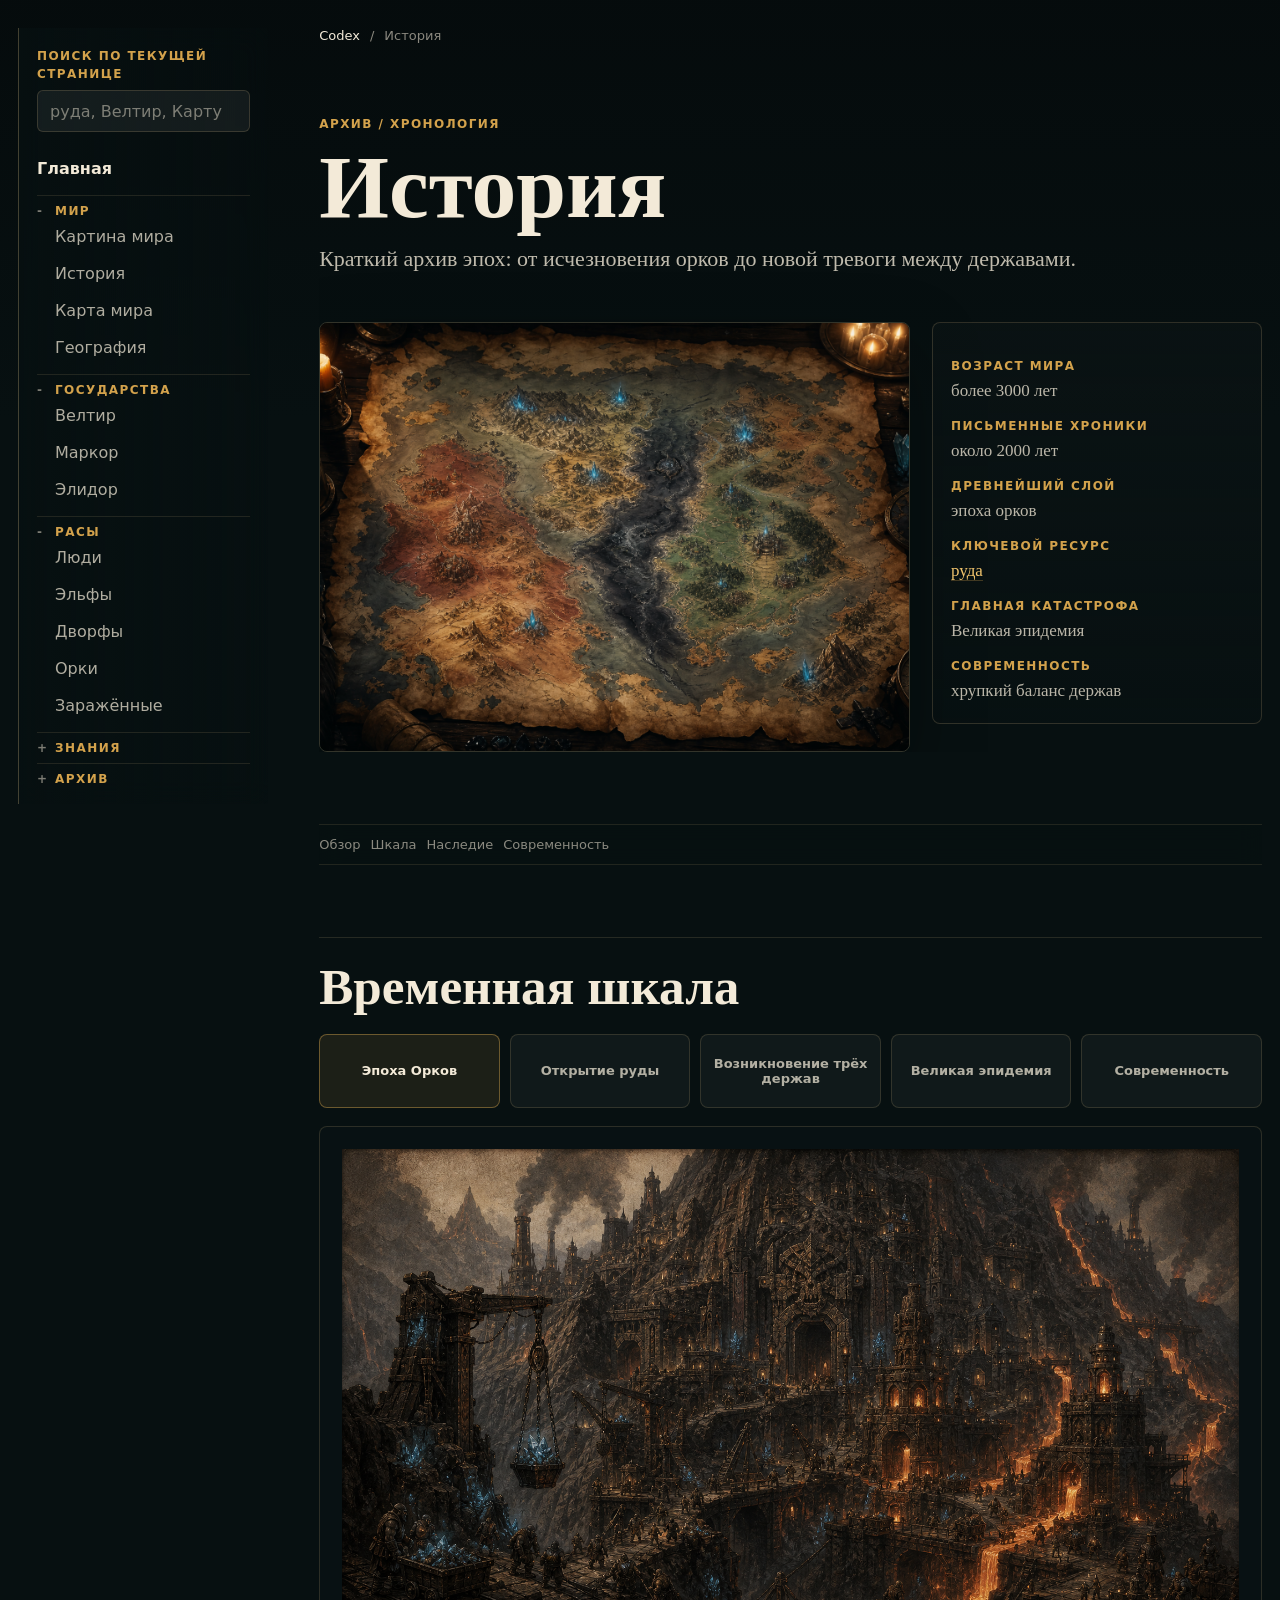
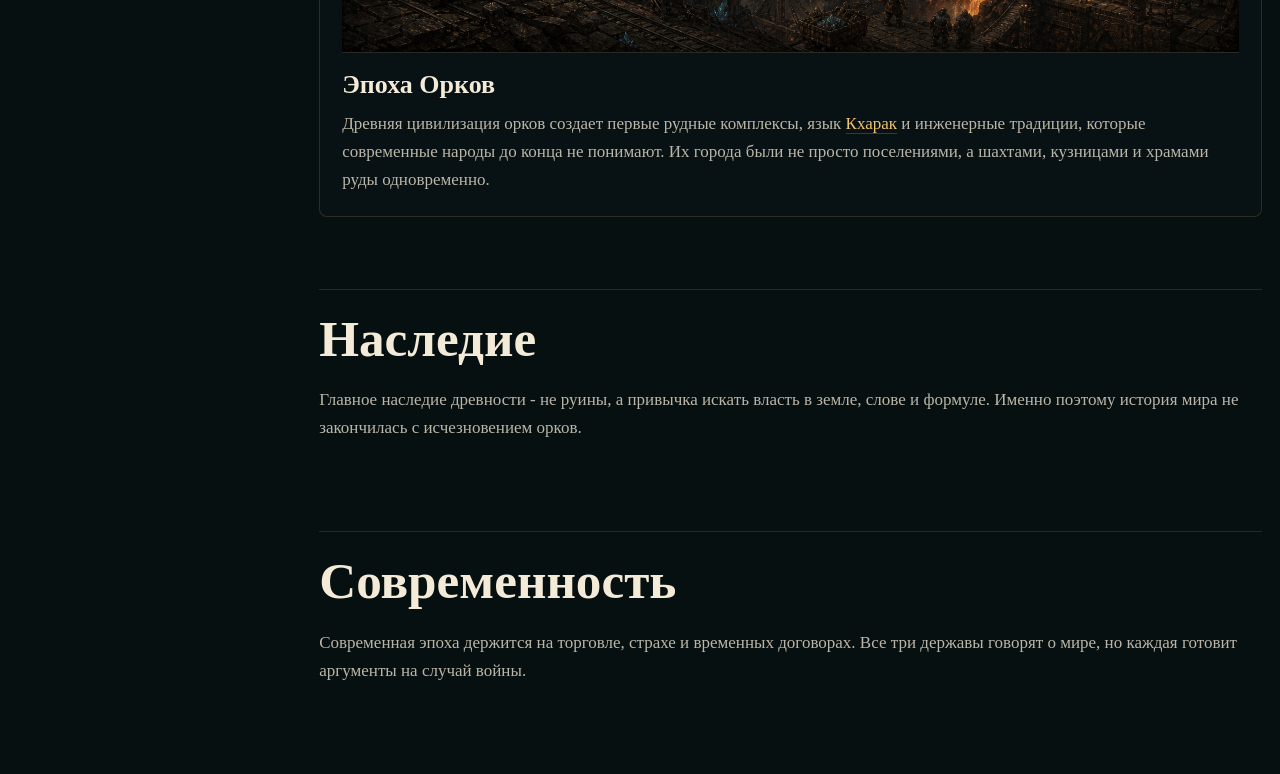
<file: history.html>
﻿<!doctype html>
<html lang="ru">
  <head>
    <meta charset="utf-8" />
    <meta name="viewport" content="width=device-width, initial-scale=1" />
    <title>История | Основание мира</title>
    <link rel="stylesheet" href="styles.css?v=11" />
  </head>
  <body class="article-page">
    <main class="page-layout article-layout">
      <aside class="sidebar" aria-label="Дерево Codex">
  <label class="search-label" for="wikiSearch">Поиск по текущей странице</label>
  <input id="wikiSearch" class="search" type="search" placeholder="руда, Велтир, Картур..." />
  <nav class="side-nav codex-tree">
    <a class="codex-home" href="index.html#top">Главная</a>
    <details open>
      <summary>Мир</summary>
      <a href="index.html#world">Картина мира</a>
      <a href="history.html">История</a>
      <a href="map.html">Карта мира</a>
      <a href="index.html#geography">География</a>
    </details>
    <details open>
      <summary>Государства</summary>
      <a href="state-veltir.html">Велтир</a>
      <a href="state-markor.html">Маркор</a>
      <a href="state-elidor.html">Элидор</a>
    </details>
    <details open>
      <summary>Расы</summary>
      <a href="race-human.html">Люди</a>
      <a href="race-elf.html">Эльфы</a>
      <a href="race-dwarf.html">Дворфы</a>
      <a href="race-orc.html">Орки</a><a href="race-infected.html">Заражённые</a>
    </details>
    <details>
      <summary>Знания</summary>
      <a href="magic.html">Магия</a>
      <a href="kharak.html">Язык Кхарак</a>
      <a href="kartur.html">Картур</a>
    </details>
    <details>
      <summary>Архив</summary>
      <a href="index.html#religion">Религия</a>
      <a href="index.html#tech">Технологии</a>
      <a href="index.html#rumors">Тайны мира</a>
    </details>
  </nav>
</aside>
      <article class="content codex-article searchable" data-search="История Краткий архив эпох: от исчезновения орков до новой тревоги между державами. Архив / Хронология">
        <nav class="breadcrumbs" aria-label="Хлебные крошки"><a href="index.html#top">Codex</a><span>/</span><span>История</span></nav>
        <section class="article-hero section-block" id="overview">
          <div class="article-heading">
            <p class="kicker">Архив / Хронология</p>
            <h1>История</h1>
            <p class="article-subtitle">Краткий архив эпох: от исчезновения орков до новой тревоги между державами.</p>
          </div>
          <img src="assets/hero-map.png" alt="История" />
          <aside class='article-facts codex-infobox' aria-label='Сводка'><dl><div><dt>Возраст мира</dt><dd>более 3000 лет</dd></div><div><dt>Письменные хроники</dt><dd>около 2000 лет</dd></div><div><dt>Древнейший слой</dt><dd>эпоха орков</dd></div><div><dt>Ключевой ресурс</dt><dd>руда</dd></div><div><dt>Главная катастрофа</dt><dd>Великая эпидемия</dd></div><div><dt>Современность</dt><dd>хрупкий баланс держав</dd></div></dl></aside>
        </section>
        <nav class='article-toc' aria-label='Содержание статьи'><a href="#overview">Обзор</a><a href="#timeline">Шкала</a><a href="#legacy">Наследие</a><a href="#modern">Современность</a></nav><section class='section-block codex-section' id='timeline'><h2>Временная шкала</h2><div class="era-timeline" role="list"><button class="era-step is-active" type="button" data-era="era-orcs"><span>Эпоха Орков</span></button><button class="era-step" type="button" data-era="era-ore"><span>Открытие руды</span></button><button class="era-step" type="button" data-era="era-states"><span>Возникновение трёх держав</span></button><button class="era-step" type="button" data-era="era-plague"><span>Великая эпидемия</span></button><button class="era-step" type="button" data-era="era-now"><span>Современность</span></button></div><div class="era-panels"><article id="era-orcs" class="era-panel is-active"><img class="era-illustration" src="assets/history-orc-city.png" alt="Город орков на вулканической горе" /><div class="era-copy"><h3>Эпоха Орков</h3><p>Древняя цивилизация орков создает первые рудные комплексы, язык Кхарак и инженерные традиции, которые современные народы до конца не понимают. Их города были не просто поселениями, а шахтами, кузницами и храмами руды одновременно.</p></div></article><article id="era-ore" class="era-panel"><img class="era-illustration" src="assets/history-ore-discovery.png" alt="Орк-рабочий добывает светящуюся руду" /><div class="era-copy"><h3>Открытие руды</h3><p>Руда перестает быть странным минералом и становится источником магии, власти, лечения, оружия и будущих войн. Первый удар кирки по светящейся жиле меняет историю сильнее любой коронации.</p></div></article><article id="era-states" class="era-panel"><img class="era-illustration" src="assets/history-three-powers.png?v=4" alt="Триптих тёмных сторон трёх держав" /><div class="era-copy"><h3>Возникновение трёх держав</h3><p>Велтир, Маркор и Элидор превращают разные ответы на один ресурс в три политические философии: порядок, сделка и знание. Велтир отвечает армией и красной дисциплиной, Маркор — войной картелей на рынке, Элидор — холодной иерархией полезности для науки.</p></div></article><article id="era-plague" class="era-panel"><img class="era-illustration" src="assets/history-great-epidemic.png" alt="Дворф превращается в кристалл перед семьёй" /><div class="era-copy"><h3>Великая эпидемия</h3><p>Эксперименты с эссенцией и телом приводят к появлению заражённых и страху перед школами, которые меняют саму природу жизни. Для хроник это катастрофа; для семей — момент, когда близкий человек впервые становится чужим.</p></div></article><article id="era-now" class="era-panel"><img class="era-illustration" src="assets/history-fragile-peace.png?v=4" alt="Хрупкий мир между державами" /><div class="era-copy"><h3>Современность</h3><p>Мир красив, богат и тревожен. Торговля продолжается, договоры еще держатся, но каждая держава готовится к моменту, когда старый баланс рухнет.</p></div></article></div></section><section class='section-block codex-section' id='legacy'><h2>Наследие</h2><p>Главное наследие древности - не руины, а привычка искать власть в земле, слове и формуле. Именно поэтому история мира не закончилась с исчезновением орков.</p></section><section class='section-block codex-section' id='modern'><h2>Современность</h2><p>Современная эпоха держится на торговле, страхе и временных договорах. Все три державы говорят о мире, но каждая готовит аргументы на случай войны.</p></section></article>
    </main>
    <a class="back-top" href="#top" aria-label="Наверх">↑</a>
    <script src="script.js?v=11"></script>
  </body>
</html>
</file>
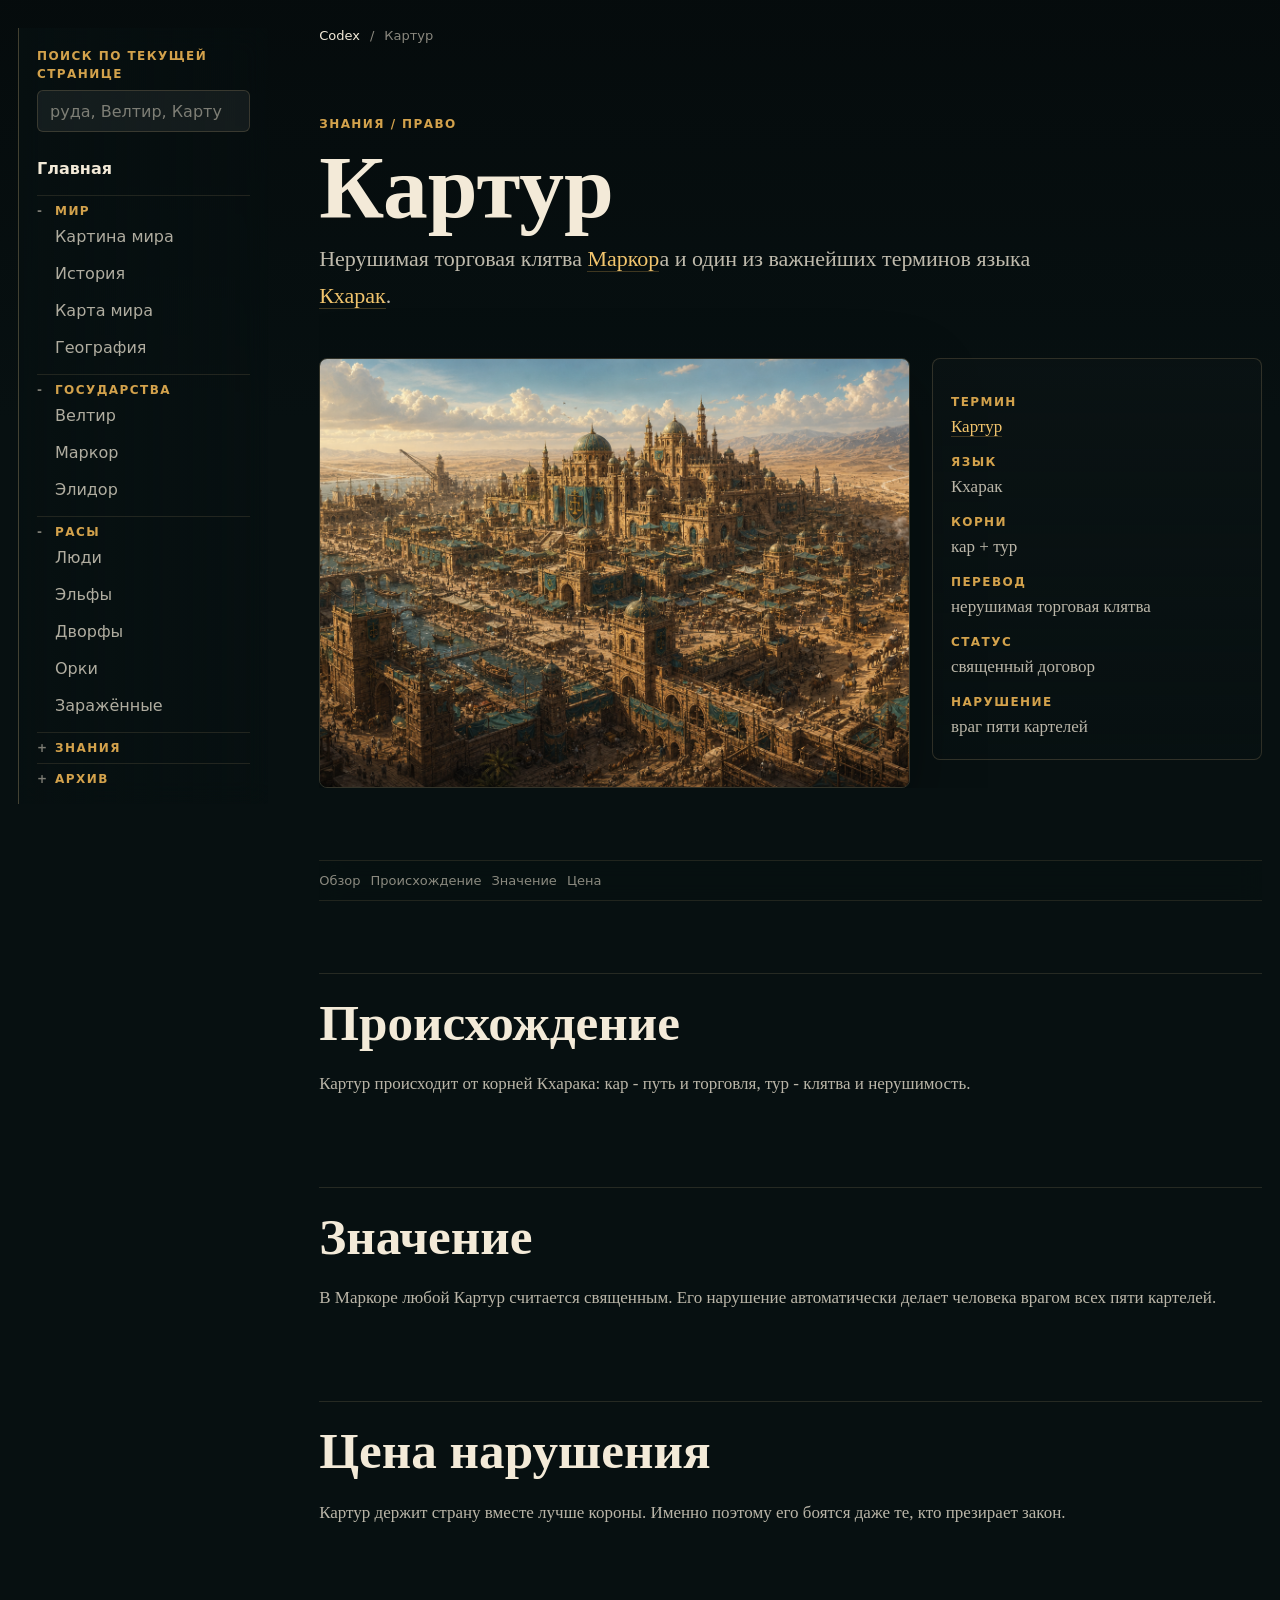
<file: kartur.html>
﻿<!doctype html>
<html lang="ru">
  <head>
    <meta charset="utf-8" />
    <meta name="viewport" content="width=device-width, initial-scale=1" />
    <title>Картур | Основание мира</title>
    <link rel="stylesheet" href="styles.css?v=11" />
  </head>
  <body class="article-page">
    <main class="page-layout article-layout">
      <aside class="sidebar" aria-label="Дерево Codex">
  <label class="search-label" for="wikiSearch">Поиск по текущей странице</label>
  <input id="wikiSearch" class="search" type="search" placeholder="руда, Велтир, Картур..." />
  <nav class="side-nav codex-tree">
    <a class="codex-home" href="index.html#top">Главная</a>
    <details open>
      <summary>Мир</summary>
      <a href="index.html#world">Картина мира</a>
      <a href="history.html">История</a>
      <a href="map.html">Карта мира</a>
      <a href="index.html#geography">География</a>
    </details>
    <details open>
      <summary>Государства</summary>
      <a href="state-veltir.html">Велтир</a>
      <a href="state-markor.html">Маркор</a>
      <a href="state-elidor.html">Элидор</a>
    </details>
    <details open>
      <summary>Расы</summary>
      <a href="race-human.html">Люди</a>
      <a href="race-elf.html">Эльфы</a>
      <a href="race-dwarf.html">Дворфы</a>
      <a href="race-orc.html">Орки</a><a href="race-infected.html">Заражённые</a>
    </details>
    <details>
      <summary>Знания</summary>
      <a href="magic.html">Магия</a>
      <a href="kharak.html">Язык Кхарак</a>
      <a href="kartur.html">Картур</a>
    </details>
    <details>
      <summary>Архив</summary>
      <a href="index.html#religion">Религия</a>
      <a href="index.html#tech">Технологии</a>
      <a href="index.html#rumors">Тайны мира</a>
    </details>
  </nav>
</aside>
      <article class="content codex-article searchable" data-search="Картур Нерушимая торговая клятва Маркора и один из важнейших терминов языка Кхарак. Знания / Право">
        <nav class="breadcrumbs" aria-label="Хлебные крошки"><a href="index.html#top">Codex</a><span>/</span><span>Картур</span></nav>
        <section class="article-hero section-block" id="overview">
          <div class="article-heading">
            <p class="kicker">Знания / Право</p>
            <h1>Картур</h1>
            <p class="article-subtitle">Нерушимая торговая клятва Маркора и один из важнейших терминов языка Кхарак.</p>
          </div>
          <img src="assets/capital-markor.png?v=4" alt="Картур" />
          <aside class='article-facts codex-infobox' aria-label='Сводка'><dl><div><dt>Термин</dt><dd>Картур</dd></div><div><dt>Язык</dt><dd>Кхарак</dd></div><div><dt>Корни</dt><dd>кар + тур</dd></div><div><dt>Перевод</dt><dd>нерушимая торговая клятва</dd></div><div><dt>Статус</dt><dd>священный договор</dd></div><div><dt>Нарушение</dt><dd>враг пяти картелей</dd></div></dl></aside>
        </section>
        <nav class='article-toc' aria-label='Содержание статьи'><a href="#overview">Обзор</a><a href="#history">Происхождение</a><a href="#culture">Значение</a><a href="#conflicts">Цена</a></nav><section class='section-block codex-section' id='history'><h2>Происхождение</h2><p>Картур происходит от корней Кхарака: кар - путь и торговля, тур - клятва и нерушимость.</p></section><section class='section-block codex-section' id='culture'><h2>Значение</h2><p>В Маркоре любой Картур считается священным. Его нарушение автоматически делает человека врагом всех пяти картелей.</p></section><section class='section-block codex-section' id='conflicts'><h2>Цена нарушения</h2><p>Картур держит страну вместе лучше короны. Именно поэтому его боятся даже те, кто презирает закон.</p></section></article>
    </main>
    <a class="back-top" href="#top" aria-label="Наверх">↑</a>
    <script src="script.js?v=11"></script>
  </body>
</html>
</file>
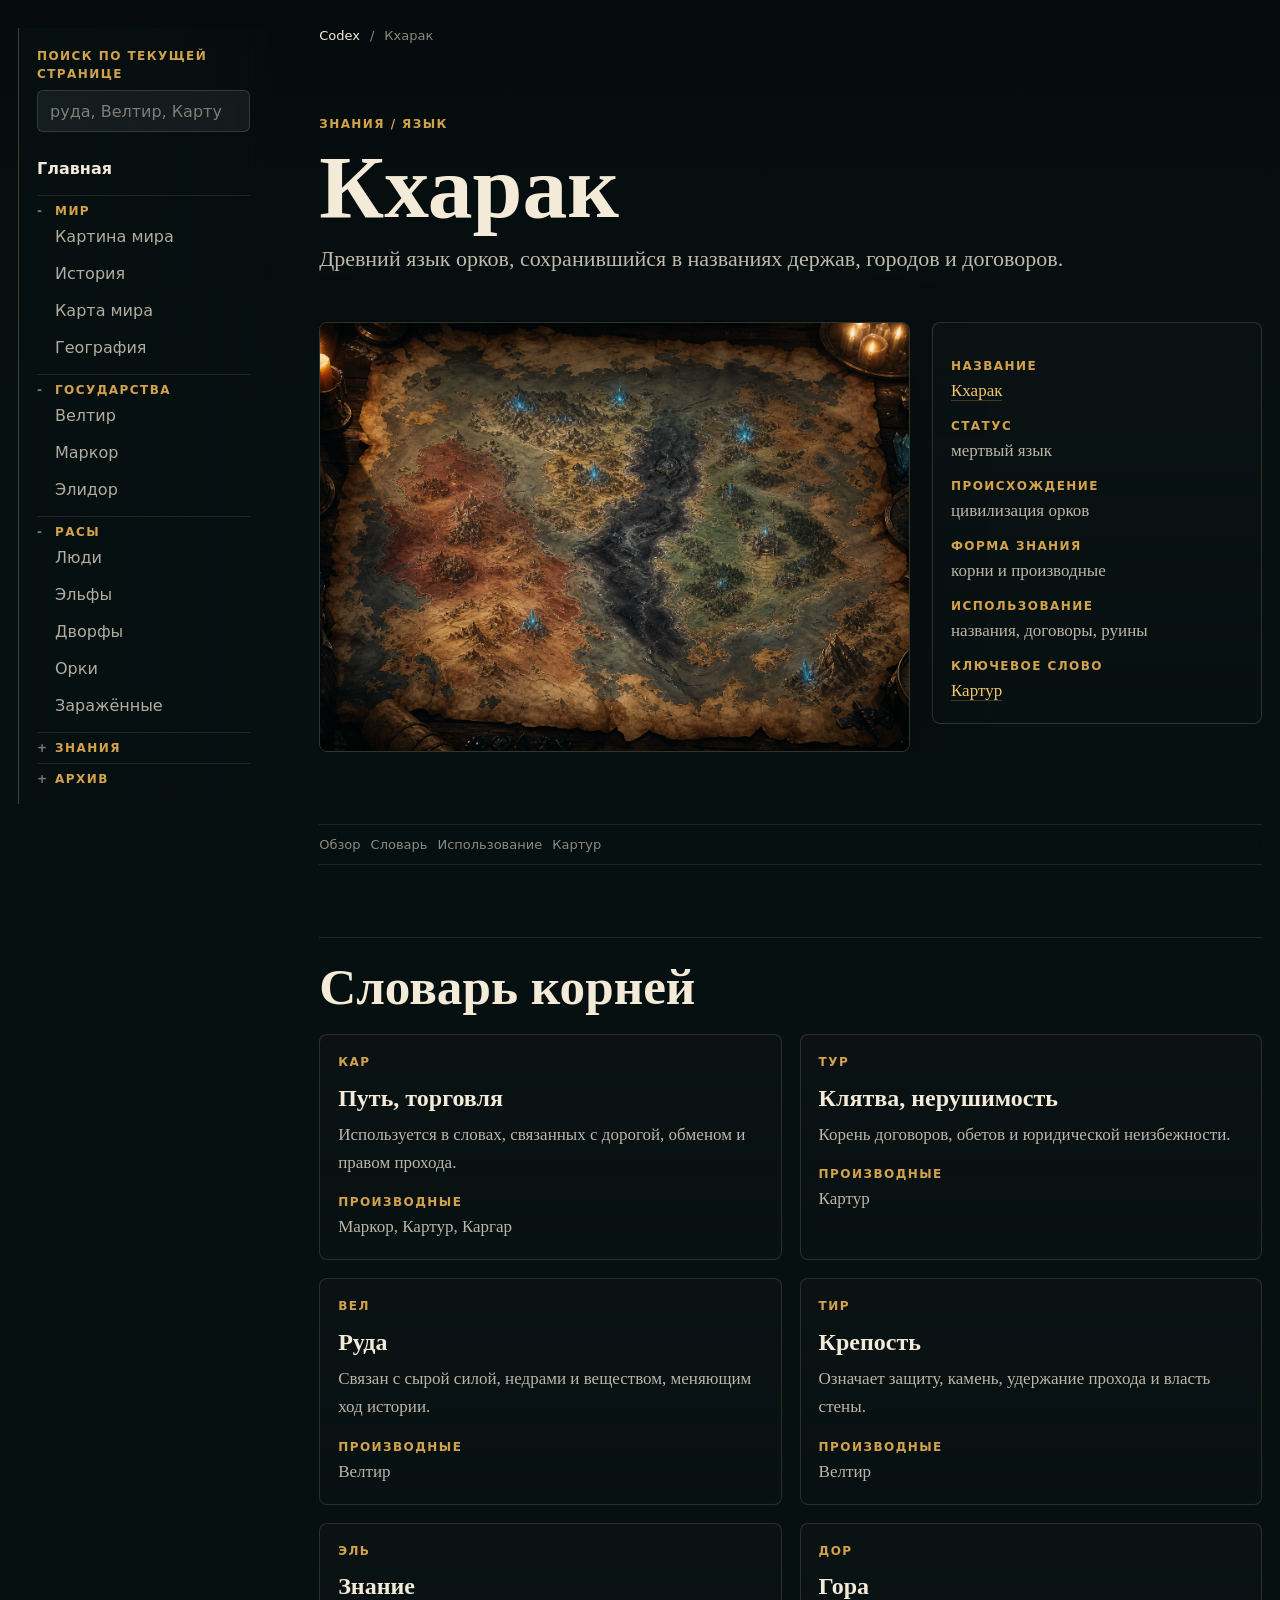
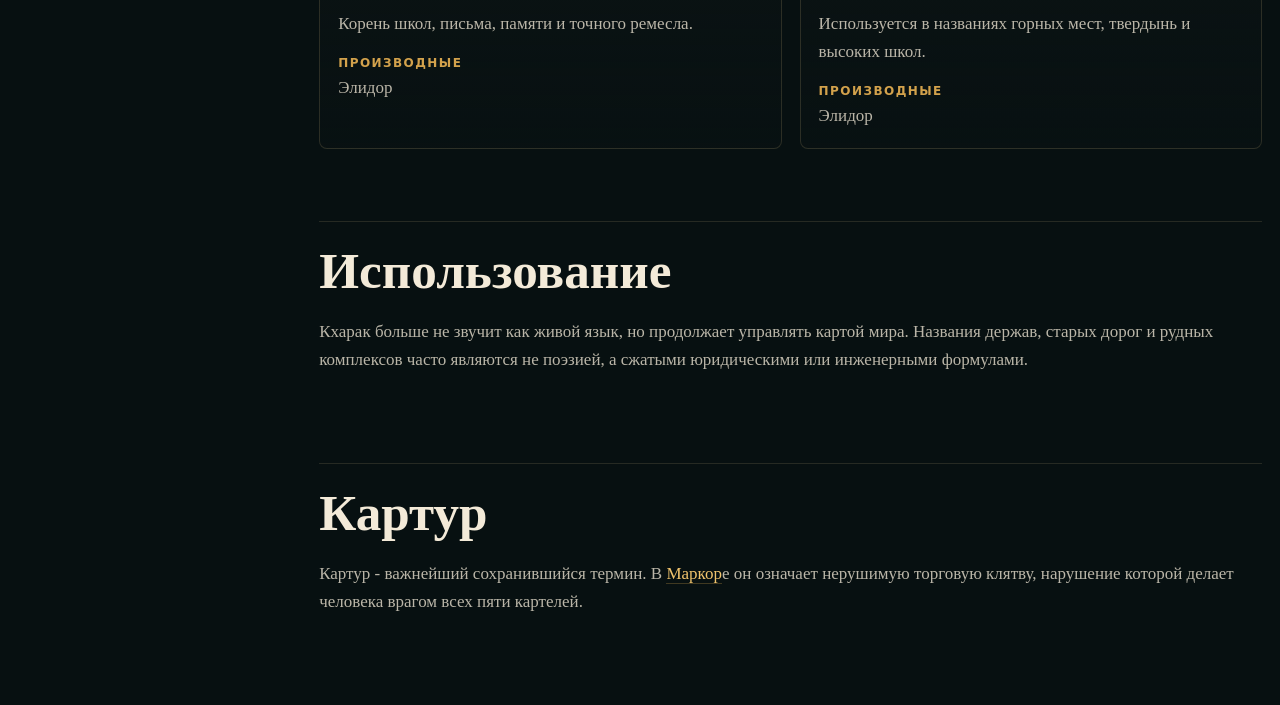
<file: kharak.html>
﻿<!doctype html>
<html lang="ru">
  <head>
    <meta charset="utf-8" />
    <meta name="viewport" content="width=device-width, initial-scale=1" />
    <title>Кхарак | Основание мира</title>
    <link rel="stylesheet" href="styles.css?v=11" />
  </head>
  <body class="article-page">
    <main class="page-layout article-layout">
      <aside class="sidebar" aria-label="Дерево Codex">
  <label class="search-label" for="wikiSearch">Поиск по текущей странице</label>
  <input id="wikiSearch" class="search" type="search" placeholder="руда, Велтир, Картур..." />
  <nav class="side-nav codex-tree">
    <a class="codex-home" href="index.html#top">Главная</a>
    <details open>
      <summary>Мир</summary>
      <a href="index.html#world">Картина мира</a>
      <a href="history.html">История</a>
      <a href="map.html">Карта мира</a>
      <a href="index.html#geography">География</a>
    </details>
    <details open>
      <summary>Государства</summary>
      <a href="state-veltir.html">Велтир</a>
      <a href="state-markor.html">Маркор</a>
      <a href="state-elidor.html">Элидор</a>
    </details>
    <details open>
      <summary>Расы</summary>
      <a href="race-human.html">Люди</a>
      <a href="race-elf.html">Эльфы</a>
      <a href="race-dwarf.html">Дворфы</a>
      <a href="race-orc.html">Орки</a><a href="race-infected.html">Заражённые</a>
    </details>
    <details>
      <summary>Знания</summary>
      <a href="magic.html">Магия</a>
      <a href="kharak.html">Язык Кхарак</a>
      <a href="kartur.html">Картур</a>
    </details>
    <details>
      <summary>Архив</summary>
      <a href="index.html#religion">Религия</a>
      <a href="index.html#tech">Технологии</a>
      <a href="index.html#rumors">Тайны мира</a>
    </details>
  </nav>
</aside>
      <article class="content codex-article searchable" data-search="Кхарак Древний язык орков, сохранившийся в названиях держав, городов и договоров. Знания / Язык">
        <nav class="breadcrumbs" aria-label="Хлебные крошки"><a href="index.html#top">Codex</a><span>/</span><span>Кхарак</span></nav>
        <section class="article-hero section-block" id="overview">
          <div class="article-heading">
            <p class="kicker">Знания / Язык</p>
            <h1>Кхарак</h1>
            <p class="article-subtitle">Древний язык орков, сохранившийся в названиях держав, городов и договоров.</p>
          </div>
          <img src="assets/hero-map.png" alt="Кхарак" />
          <aside class='article-facts codex-infobox' aria-label='Сводка'><dl><div><dt>Название</dt><dd>Кхарак</dd></div><div><dt>Статус</dt><dd>мертвый язык</dd></div><div><dt>Происхождение</dt><dd>цивилизация орков</dd></div><div><dt>Форма знания</dt><dd>корни и производные</dd></div><div><dt>Использование</dt><dd>названия, договоры, руины</dd></div><div><dt>Ключевое слово</dt><dd>Картур</dd></div></dl></aside>
        </section>
        <nav class='article-toc' aria-label='Содержание статьи'><a href="#overview">Обзор</a><a href="#dictionary">Словарь</a><a href="#usage">Использование</a><a href="#kartur">Картур</a></nav><section class='section-block codex-section' id='dictionary'><h2>Словарь корней</h2><div class="dictionary-grid"><article class="root-card"><p class="kicker">КАР</p><h3>Путь, торговля</h3><p>Используется в словах, связанных с дорогой, обменом и правом прохода.</p><dl><div><dt>Производные</dt><dd><a href="state-markor.html">Маркор</a>, <a href="kartur.html">Картур</a>, Каргар</dd></div></dl></article><article class="root-card"><p class="kicker">ТУР</p><h3>Клятва, нерушимость</h3><p>Корень договоров, обетов и юридической неизбежности.</p><dl><div><dt>Производные</dt><dd><a href="kartur.html">Картур</a></dd></div></dl></article><article class="root-card"><p class="kicker">ВЕЛ</p><h3>Руда</h3><p>Связан с сырой силой, недрами и веществом, меняющим ход истории.</p><dl><div><dt>Производные</dt><dd><a href="state-veltir.html">Велтир</a></dd></div></dl></article><article class="root-card"><p class="kicker">ТИР</p><h3>Крепость</h3><p>Означает защиту, камень, удержание прохода и власть стены.</p><dl><div><dt>Производные</dt><dd><a href="state-veltir.html">Велтир</a></dd></div></dl></article><article class="root-card"><p class="kicker">ЭЛЬ</p><h3>Знание</h3><p>Корень школ, письма, памяти и точного ремесла.</p><dl><div><dt>Производные</dt><dd><a href="state-elidor.html">Элидор</a></dd></div></dl></article><article class="root-card"><p class="kicker">ДОР</p><h3>Гора</h3><p>Используется в названиях горных мест, твердынь и высоких школ.</p><dl><div><dt>Производные</dt><dd><a href="state-elidor.html">Элидор</a></dd></div></dl></article></div></section><section class='section-block codex-section' id='usage'><h2>Использование</h2><p>Кхарак больше не звучит как живой язык, но продолжает управлять картой мира. Названия держав, старых дорог и рудных комплексов часто являются не поэзией, а сжатыми юридическими или инженерными формулами.</p></section><section class='section-block codex-section' id='kartur'><h2>Картур</h2><p>Картур - важнейший сохранившийся термин. В Маркоре он означает нерушимую торговую клятву, нарушение которой делает человека врагом всех пяти картелей.</p></section></article>
    </main>
    <a class="back-top" href="#top" aria-label="Наверх">↑</a>
    <script src="script.js?v=11"></script>
  </body>
</html>
</file>
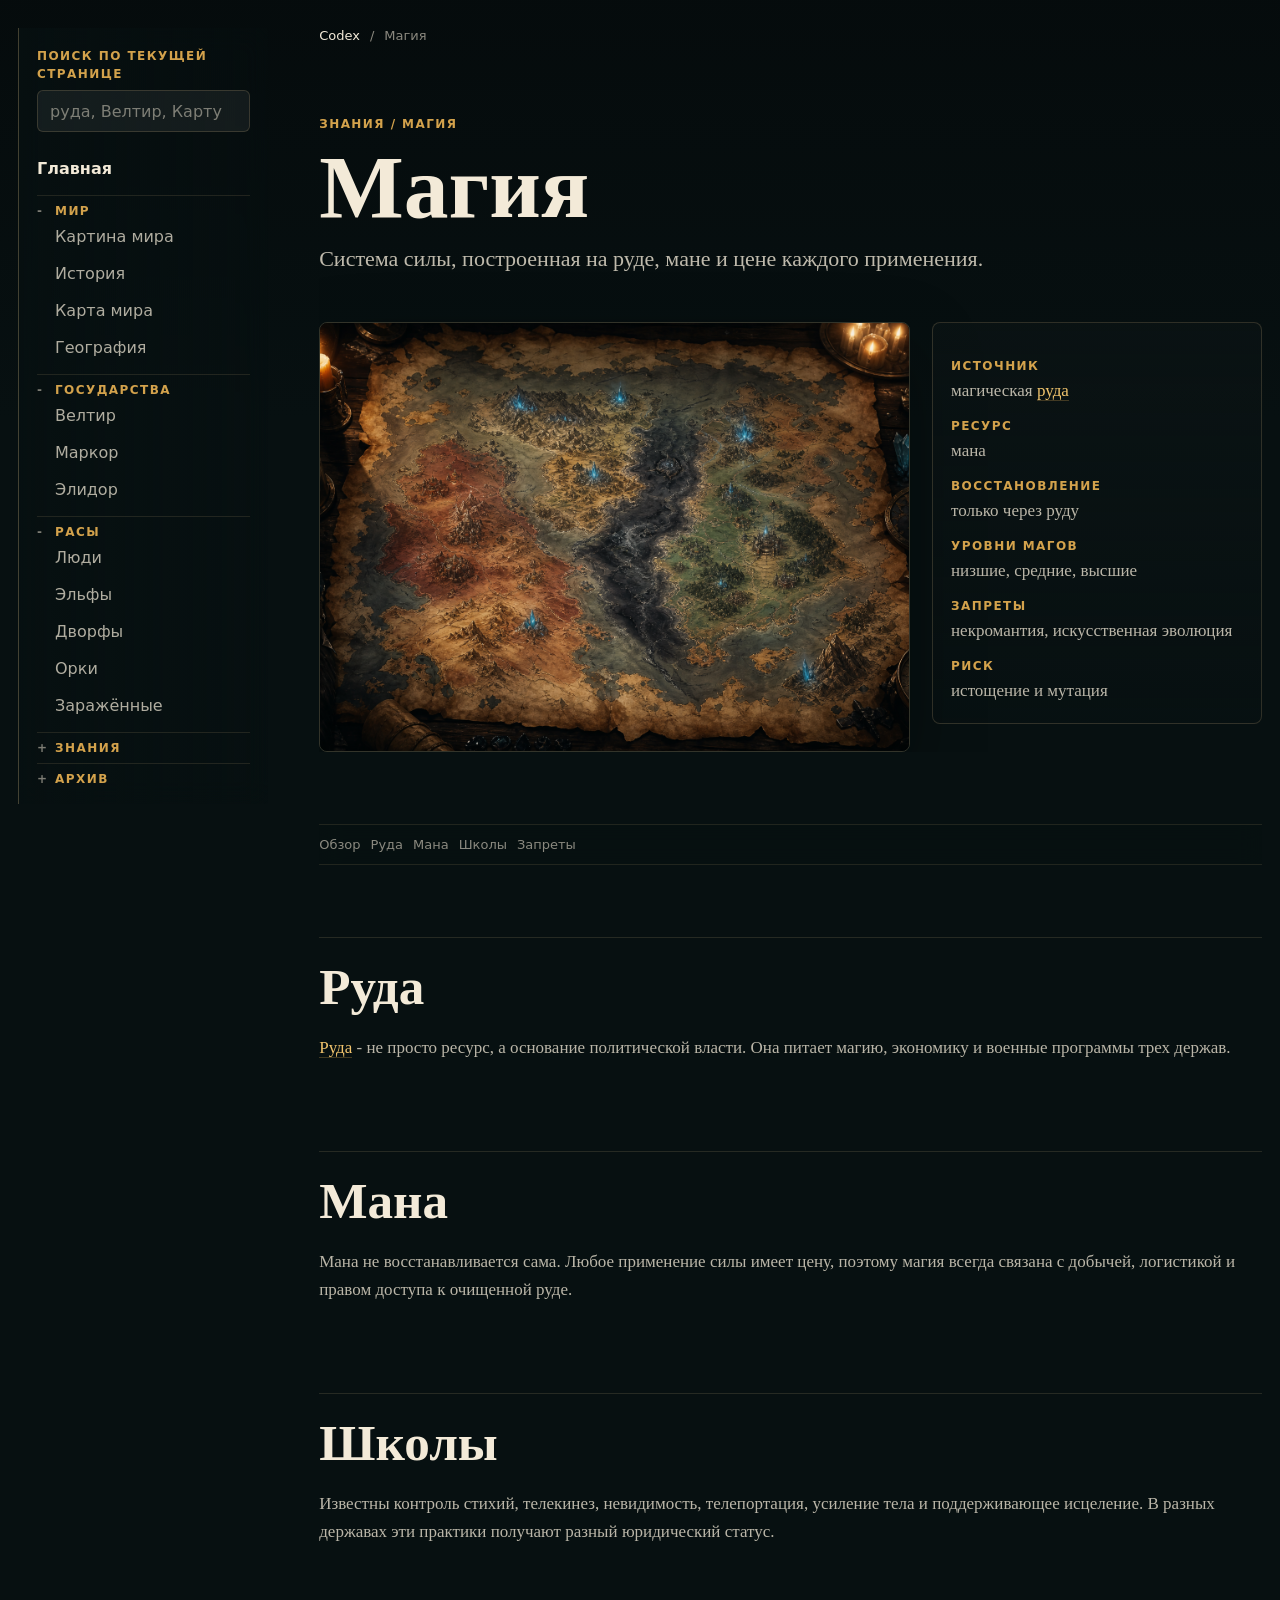
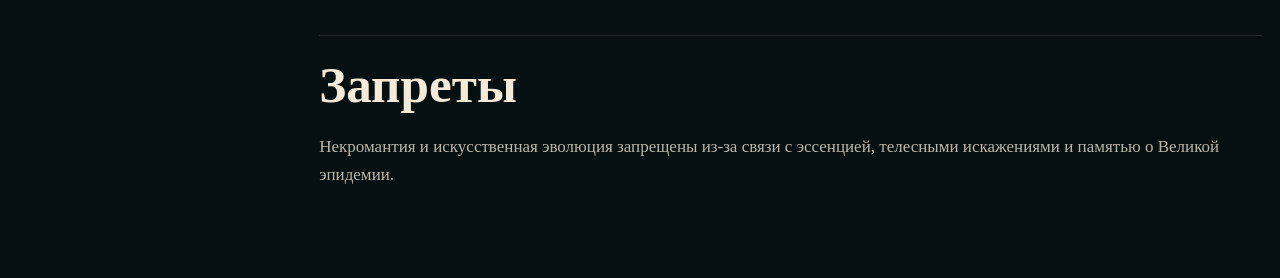
<file: magic.html>
﻿<!doctype html>
<html lang="ru">
  <head>
    <meta charset="utf-8" />
    <meta name="viewport" content="width=device-width, initial-scale=1" />
    <title>Магия | Основание мира</title>
    <link rel="stylesheet" href="styles.css?v=11" />
  </head>
  <body class="article-page">
    <main class="page-layout article-layout">
      <aside class="sidebar" aria-label="Дерево Codex">
  <label class="search-label" for="wikiSearch">Поиск по текущей странице</label>
  <input id="wikiSearch" class="search" type="search" placeholder="руда, Велтир, Картур..." />
  <nav class="side-nav codex-tree">
    <a class="codex-home" href="index.html#top">Главная</a>
    <details open>
      <summary>Мир</summary>
      <a href="index.html#world">Картина мира</a>
      <a href="history.html">История</a>
      <a href="map.html">Карта мира</a>
      <a href="index.html#geography">География</a>
    </details>
    <details open>
      <summary>Государства</summary>
      <a href="state-veltir.html">Велтир</a>
      <a href="state-markor.html">Маркор</a>
      <a href="state-elidor.html">Элидор</a>
    </details>
    <details open>
      <summary>Расы</summary>
      <a href="race-human.html">Люди</a>
      <a href="race-elf.html">Эльфы</a>
      <a href="race-dwarf.html">Дворфы</a>
      <a href="race-orc.html">Орки</a><a href="race-infected.html">Заражённые</a>
    </details>
    <details>
      <summary>Знания</summary>
      <a href="magic.html">Магия</a>
      <a href="kharak.html">Язык Кхарак</a>
      <a href="kartur.html">Картур</a>
    </details>
    <details>
      <summary>Архив</summary>
      <a href="index.html#religion">Религия</a>
      <a href="index.html#tech">Технологии</a>
      <a href="index.html#rumors">Тайны мира</a>
    </details>
  </nav>
</aside>
      <article class="content codex-article searchable" data-search="Магия Система силы, построенная на руде, мане и цене каждого применения. Знания / Магия">
        <nav class="breadcrumbs" aria-label="Хлебные крошки"><a href="index.html#top">Codex</a><span>/</span><span>Магия</span></nav>
        <section class="article-hero section-block" id="overview">
          <div class="article-heading">
            <p class="kicker">Знания / Магия</p>
            <h1>Магия</h1>
            <p class="article-subtitle">Система силы, построенная на руде, мане и цене каждого применения.</p>
          </div>
          <img src="assets/hero-map.png" alt="Магия" />
          <aside class='article-facts codex-infobox' aria-label='Сводка'><dl><div><dt>Источник</dt><dd>магическая руда</dd></div><div><dt>Ресурс</dt><dd>мана</dd></div><div><dt>Восстановление</dt><dd>только через руду</dd></div><div><dt>Уровни магов</dt><dd>низшие, средние, высшие</dd></div><div><dt>Запреты</dt><dd>некромантия, искусственная эволюция</dd></div><div><dt>Риск</dt><dd>истощение и мутация</dd></div></dl></aside>
        </section>
        <nav class='article-toc' aria-label='Содержание статьи'><a href="#overview">Обзор</a><a href="#ore">Руда</a><a href="#mana">Мана</a><a href="#schools">Школы</a><a href="#forbidden">Запреты</a></nav><section class='section-block codex-section' id='ore'><h2>Руда</h2><p>Руда - не просто ресурс, а основание политической власти. Она питает магию, экономику и военные программы трех держав.</p></section><section class='section-block codex-section' id='mana'><h2>Мана</h2><p>Мана не восстанавливается сама. Любое применение силы имеет цену, поэтому магия всегда связана с добычей, логистикой и правом доступа к очищенной руде.</p></section><section class='section-block codex-section' id='schools'><h2>Школы</h2><p>Известны контроль стихий, телекинез, невидимость, телепортация, усиление тела и поддерживающее исцеление. В разных державах эти практики получают разный юридический статус.</p></section><section class='section-block codex-section' id='forbidden'><h2>Запреты</h2><p>Некромантия и искусственная эволюция запрещены из-за связи с эссенцией, телесными искажениями и памятью о Великой эпидемии.</p></section></article>
    </main>
    <a class="back-top" href="#top" aria-label="Наверх">↑</a>
    <script src="script.js?v=11"></script>
  </body>
</html>
</file>
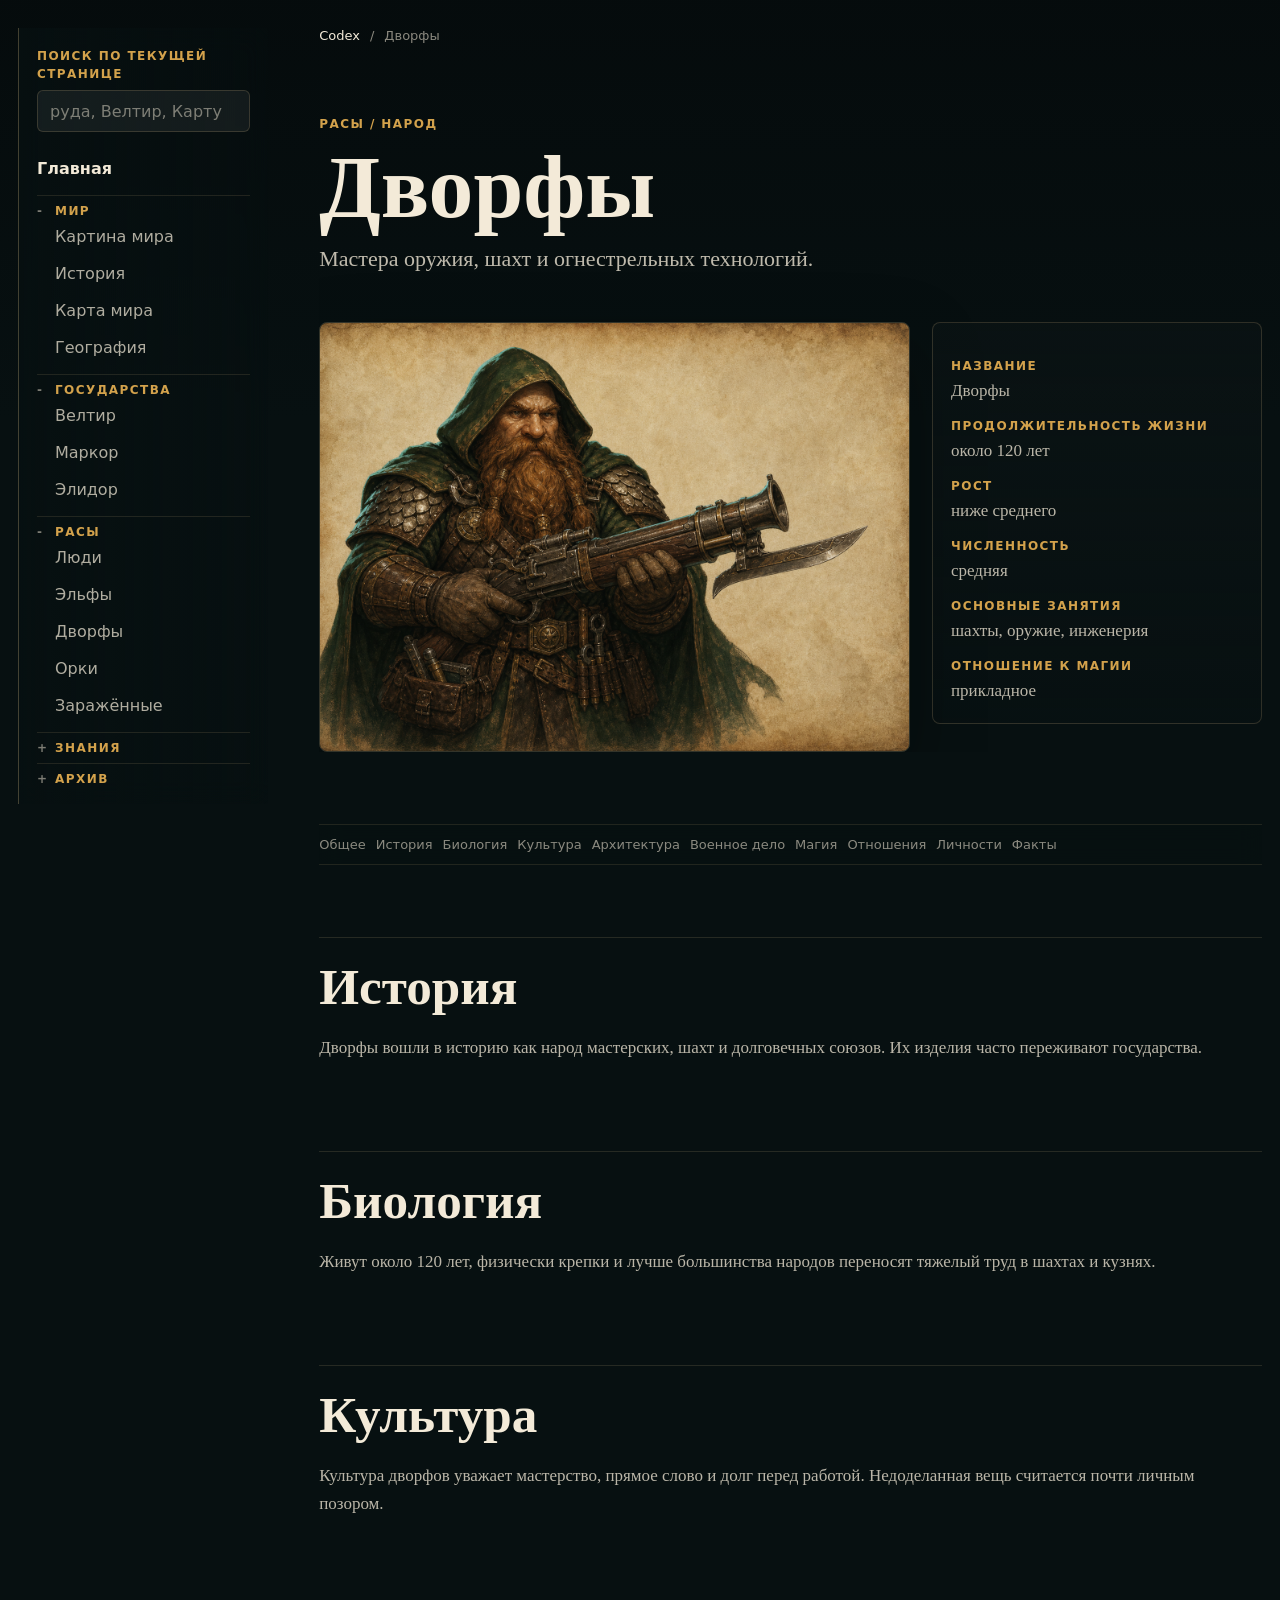
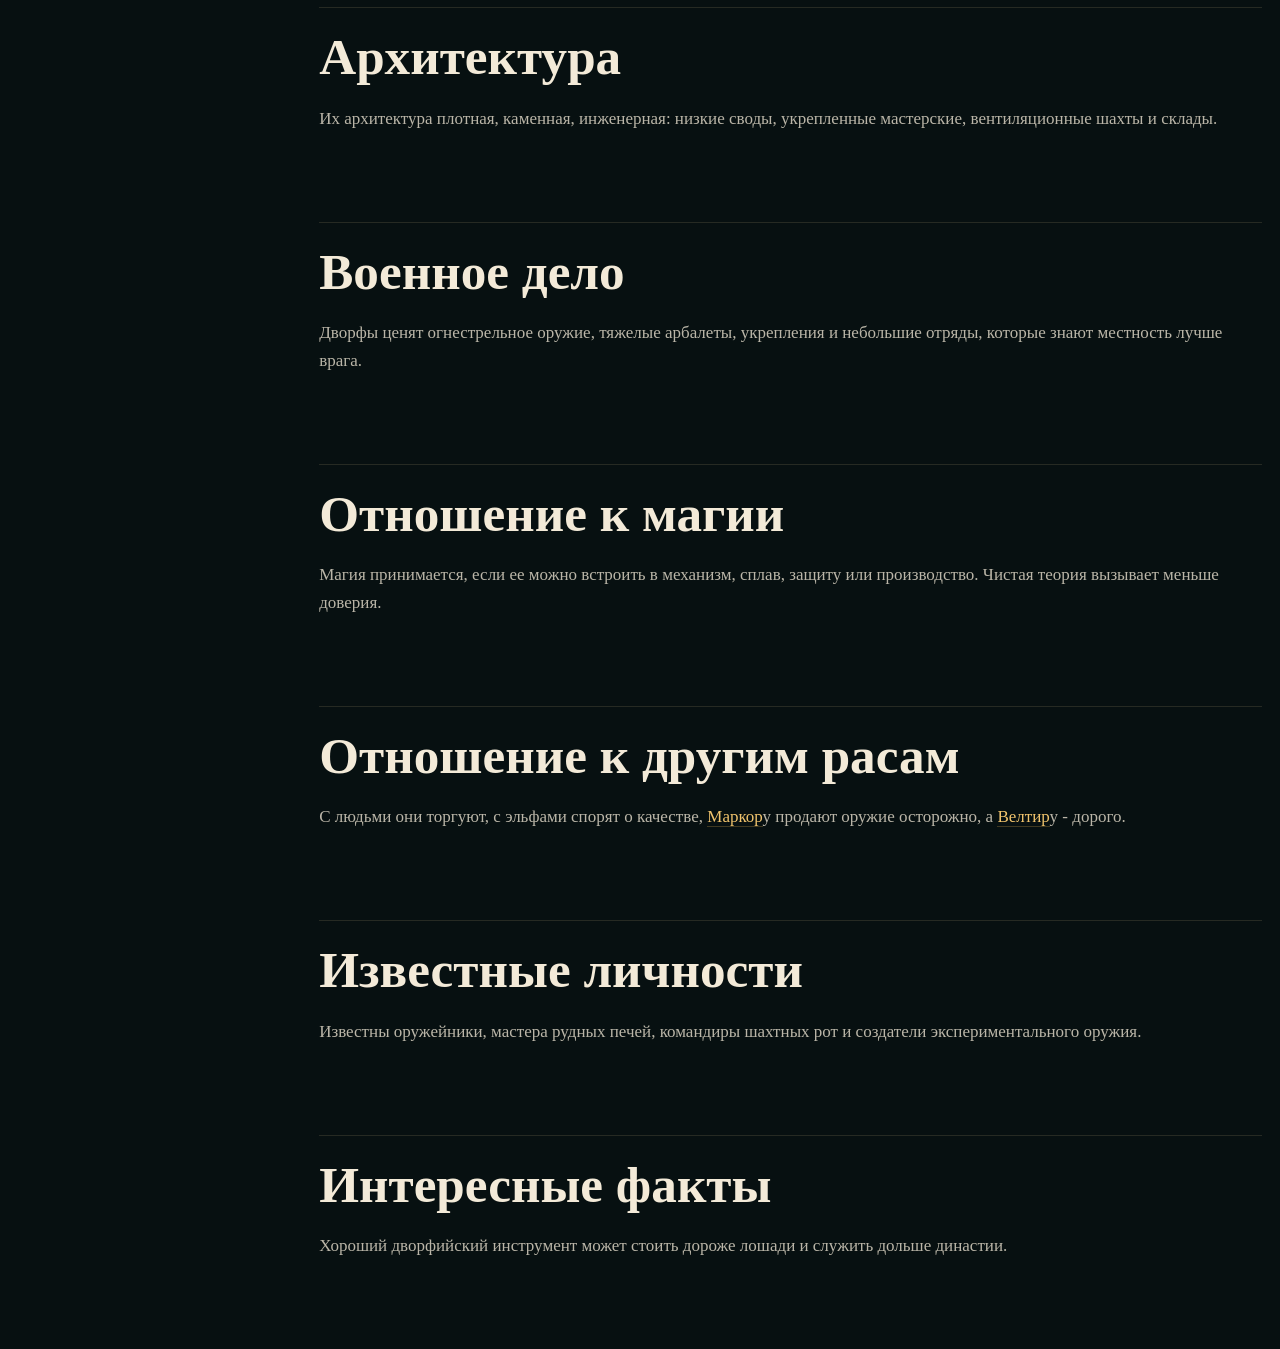
<file: race-dwarf.html>
﻿<!doctype html>
<html lang="ru">
  <head>
    <meta charset="utf-8" />
    <meta name="viewport" content="width=device-width, initial-scale=1" />
    <title>Дворфы | Основание мира</title>
    <link rel="stylesheet" href="styles.css?v=11" />
  </head>
  <body class="article-page">
    <main class="page-layout article-layout">
      <aside class="sidebar" aria-label="Дерево Codex">
  <label class="search-label" for="wikiSearch">Поиск по текущей странице</label>
  <input id="wikiSearch" class="search" type="search" placeholder="руда, Велтир, Картур..." />
  <nav class="side-nav codex-tree">
    <a class="codex-home" href="index.html#top">Главная</a>
    <details open>
      <summary>Мир</summary>
      <a href="index.html#world">Картина мира</a>
      <a href="history.html">История</a>
      <a href="map.html">Карта мира</a>
      <a href="index.html#geography">География</a>
    </details>
    <details open>
      <summary>Государства</summary>
      <a href="state-veltir.html">Велтир</a>
      <a href="state-markor.html">Маркор</a>
      <a href="state-elidor.html">Элидор</a>
    </details>
    <details open>
      <summary>Расы</summary>
      <a href="race-human.html">Люди</a>
      <a href="race-elf.html">Эльфы</a>
      <a href="race-dwarf.html">Дворфы</a>
      <a href="race-orc.html">Орки</a><a href="race-infected.html">Заражённые</a>
    </details>
    <details>
      <summary>Знания</summary>
      <a href="magic.html">Магия</a>
      <a href="kharak.html">Язык Кхарак</a>
      <a href="kartur.html">Картур</a>
    </details>
    <details>
      <summary>Архив</summary>
      <a href="index.html#religion">Религия</a>
      <a href="index.html#tech">Технологии</a>
      <a href="index.html#rumors">Тайны мира</a>
    </details>
  </nav>
</aside>
      <article class="content codex-article searchable" data-search="Дворфы Мастера оружия, шахт и огнестрельных технологий. Расы / Народ">
        <nav class="breadcrumbs" aria-label="Хлебные крошки"><a href="index.html#top">Codex</a><span>/</span><span>Дворфы</span></nav>
        <section class="article-hero section-block" id="overview">
          <div class="article-heading">
            <p class="kicker">Расы / Народ</p>
            <h1>Дворфы</h1>
            <p class="article-subtitle">Мастера оружия, шахт и огнестрельных технологий.</p>
          </div>
          <img src="assets/race-dwarf.png" alt="Дворфы" />
          <aside class='article-facts codex-infobox' aria-label='Сводка'><dl><div><dt>Название</dt><dd>Дворфы</dd></div><div><dt>Продолжительность жизни</dt><dd>около 120 лет</dd></div><div><dt>Рост</dt><dd>ниже среднего</dd></div><div><dt>Численность</dt><dd>средняя</dd></div><div><dt>Основные занятия</dt><dd>шахты, оружие, инженерия</dd></div><div><dt>Отношение к магии</dt><dd>прикладное</dd></div></dl></aside>
        </section>
        <nav class='article-toc' aria-label='Содержание статьи'><a href="#overview">Общее</a><a href="#history">История</a><a href="#biology">Биология</a><a href="#culture">Культура</a><a href="#architecture">Архитектура</a><a href="#warfare">Военное дело</a><a href="#magic">Магия</a><a href="#relations">Отношения</a><a href="#figures">Личности</a><a href="#facts">Факты</a></nav><section class='section-block codex-section' id='history'><h2>История</h2><p>Дворфы вошли в историю как народ мастерских, шахт и долговечных союзов. Их изделия часто переживают государства.</p></section><section class='section-block codex-section' id='biology'><h2>Биология</h2><p>Живут около 120 лет, физически крепки и лучше большинства народов переносят тяжелый труд в шахтах и кузнях.</p></section><section class='section-block codex-section' id='culture'><h2>Культура</h2><p>Культура дворфов уважает мастерство, прямое слово и долг перед работой. Недоделанная вещь считается почти личным позором.</p></section><section class='section-block codex-section' id='architecture'><h2>Архитектура</h2><p>Их архитектура плотная, каменная, инженерная: низкие своды, укрепленные мастерские, вентиляционные шахты и склады.</p></section><section class='section-block codex-section' id='warfare'><h2>Военное дело</h2><p>Дворфы ценят огнестрельное оружие, тяжелые арбалеты, укрепления и небольшие отряды, которые знают местность лучше врага.</p></section><section class='section-block codex-section' id='magic'><h2>Отношение к магии</h2><p>Магия принимается, если ее можно встроить в механизм, сплав, защиту или производство. Чистая теория вызывает меньше доверия.</p></section><section class='section-block codex-section' id='relations'><h2>Отношение к другим расам</h2><p>С людьми они торгуют, с эльфами спорят о качестве, Маркору продают оружие осторожно, а Велтиру - дорого.</p></section><section class='section-block codex-section' id='figures'><h2>Известные личности</h2><p>Известны оружейники, мастера рудных печей, командиры шахтных рот и создатели экспериментального оружия.</p></section><section class='section-block codex-section' id='facts'><h2>Интересные факты</h2><p>Хороший дворфийский инструмент может стоить дороже лошади и служить дольше династии.</p></section></article>
    </main>
    <a class="back-top" href="#top" aria-label="Наверх">↑</a>
    <script src="script.js?v=11"></script>
  </body>
</html>
</file>
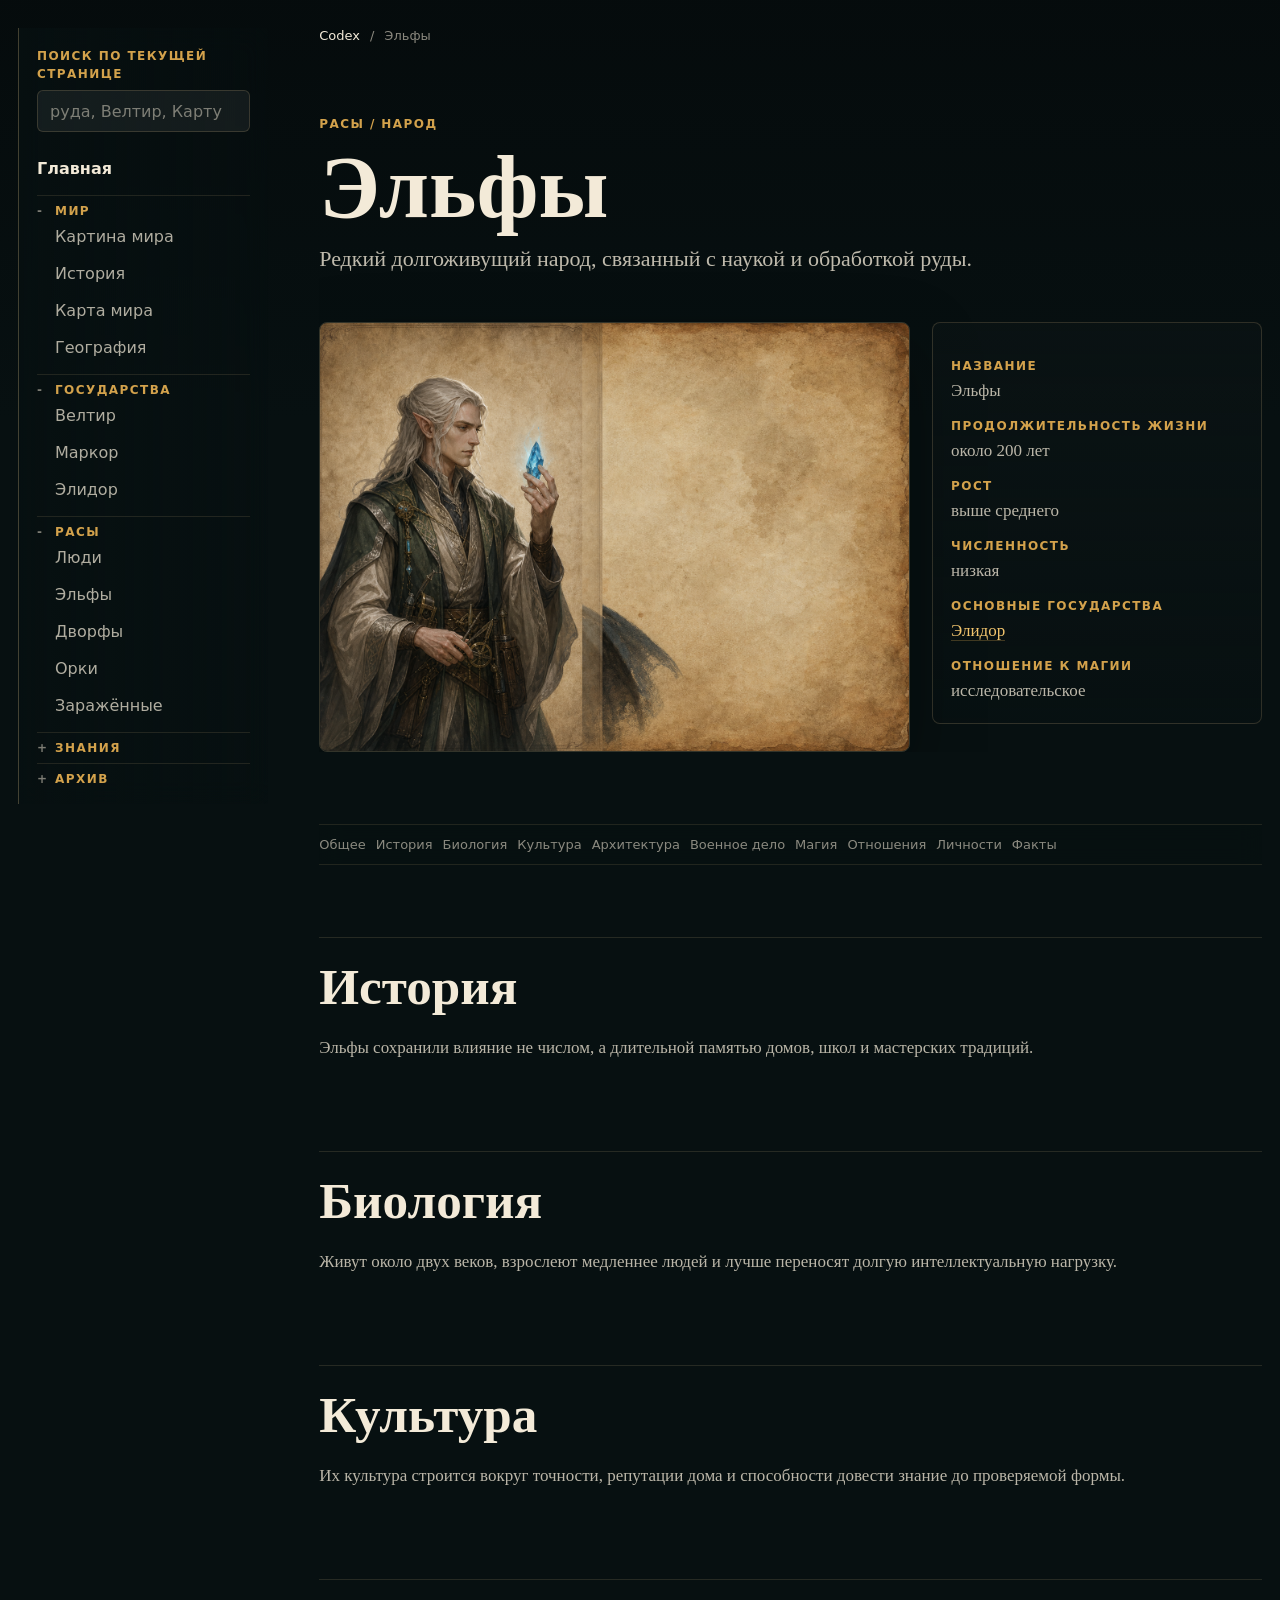
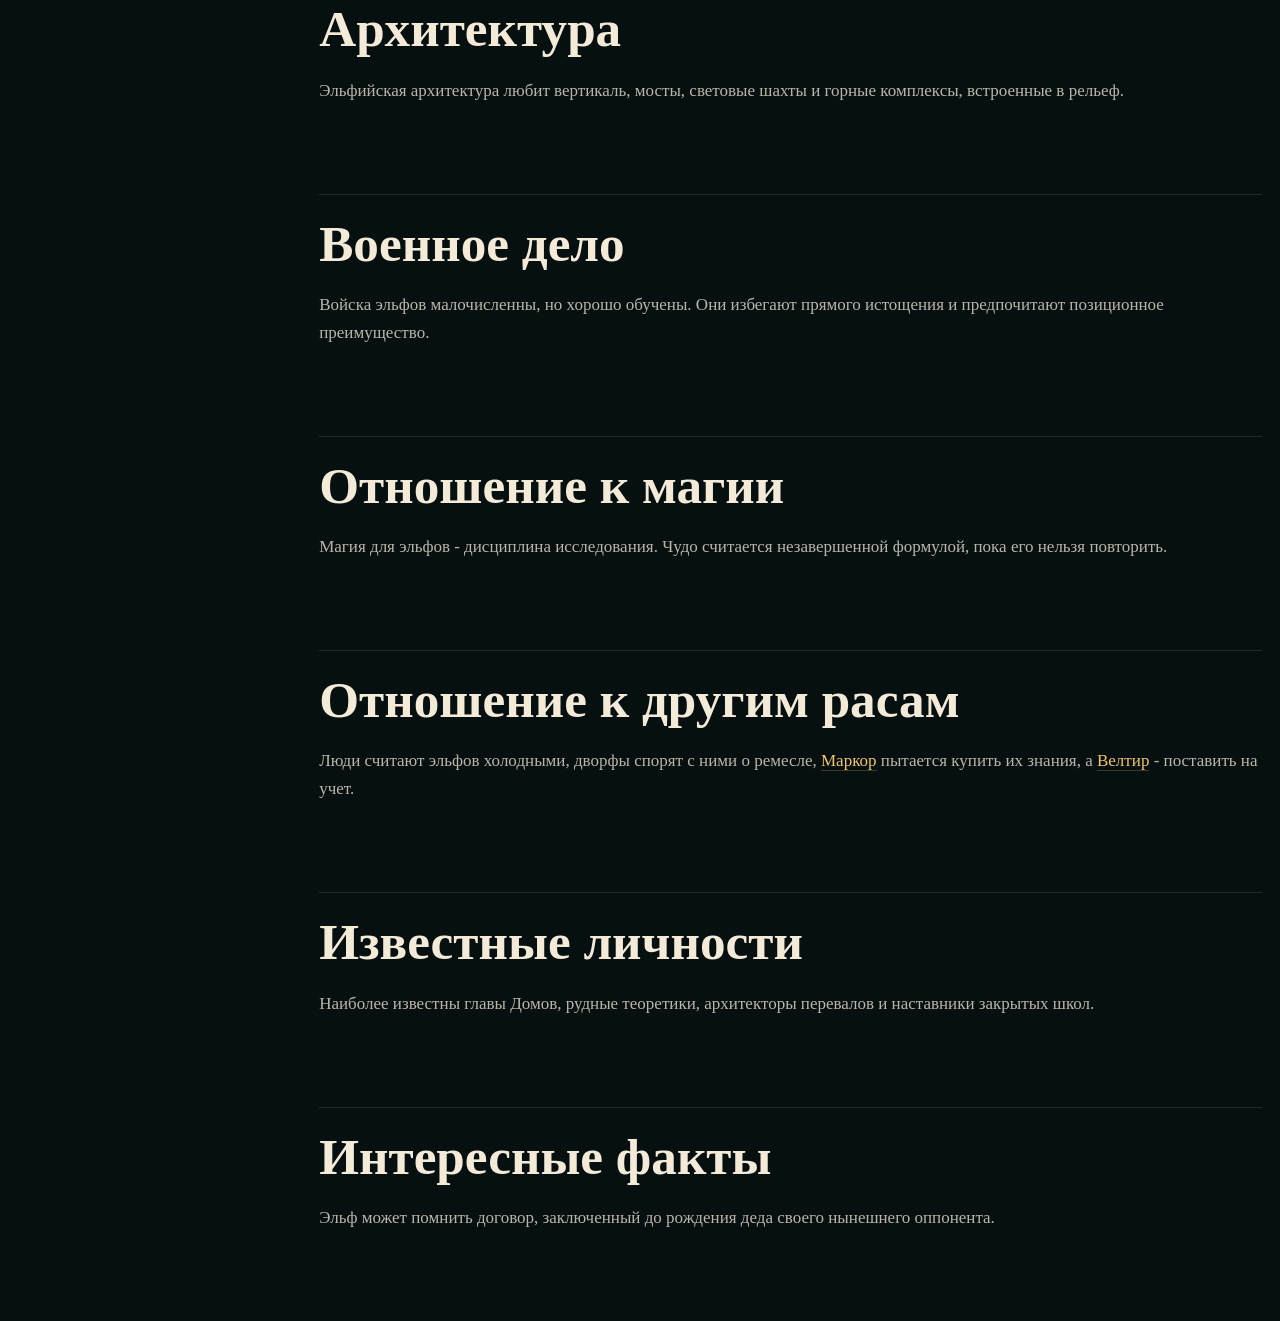
<file: race-elf.html>
﻿<!doctype html>
<html lang="ru">
  <head>
    <meta charset="utf-8" />
    <meta name="viewport" content="width=device-width, initial-scale=1" />
    <title>Эльфы | Основание мира</title>
    <link rel="stylesheet" href="styles.css?v=11" />
  </head>
  <body class="article-page">
    <main class="page-layout article-layout">
      <aside class="sidebar" aria-label="Дерево Codex">
  <label class="search-label" for="wikiSearch">Поиск по текущей странице</label>
  <input id="wikiSearch" class="search" type="search" placeholder="руда, Велтир, Картур..." />
  <nav class="side-nav codex-tree">
    <a class="codex-home" href="index.html#top">Главная</a>
    <details open>
      <summary>Мир</summary>
      <a href="index.html#world">Картина мира</a>
      <a href="history.html">История</a>
      <a href="map.html">Карта мира</a>
      <a href="index.html#geography">География</a>
    </details>
    <details open>
      <summary>Государства</summary>
      <a href="state-veltir.html">Велтир</a>
      <a href="state-markor.html">Маркор</a>
      <a href="state-elidor.html">Элидор</a>
    </details>
    <details open>
      <summary>Расы</summary>
      <a href="race-human.html">Люди</a>
      <a href="race-elf.html">Эльфы</a>
      <a href="race-dwarf.html">Дворфы</a>
      <a href="race-orc.html">Орки</a><a href="race-infected.html">Заражённые</a>
    </details>
    <details>
      <summary>Знания</summary>
      <a href="magic.html">Магия</a>
      <a href="kharak.html">Язык Кхарак</a>
      <a href="kartur.html">Картур</a>
    </details>
    <details>
      <summary>Архив</summary>
      <a href="index.html#religion">Религия</a>
      <a href="index.html#tech">Технологии</a>
      <a href="index.html#rumors">Тайны мира</a>
    </details>
  </nav>
</aside>
      <article class="content codex-article searchable" data-search="Эльфы Редкий долгоживущий народ, связанный с наукой и обработкой руды. Расы / Народ">
        <nav class="breadcrumbs" aria-label="Хлебные крошки"><a href="index.html#top">Codex</a><span>/</span><span>Эльфы</span></nav>
        <section class="article-hero section-block" id="overview">
          <div class="article-heading">
            <p class="kicker">Расы / Народ</p>
            <h1>Эльфы</h1>
            <p class="article-subtitle">Редкий долгоживущий народ, связанный с наукой и обработкой руды.</p>
          </div>
          <img src="assets/race-elf.png" alt="Эльфы" />
          <aside class='article-facts codex-infobox' aria-label='Сводка'><dl><div><dt>Название</dt><dd>Эльфы</dd></div><div><dt>Продолжительность жизни</dt><dd>около 200 лет</dd></div><div><dt>Рост</dt><dd>выше среднего</dd></div><div><dt>Численность</dt><dd>низкая</dd></div><div><dt>Основные государства</dt><dd>Элидор</dd></div><div><dt>Отношение к магии</dt><dd>исследовательское</dd></div></dl></aside>
        </section>
        <nav class='article-toc' aria-label='Содержание статьи'><a href="#overview">Общее</a><a href="#history">История</a><a href="#biology">Биология</a><a href="#culture">Культура</a><a href="#architecture">Архитектура</a><a href="#warfare">Военное дело</a><a href="#magic">Магия</a><a href="#relations">Отношения</a><a href="#figures">Личности</a><a href="#facts">Факты</a></nav><section class='section-block codex-section' id='history'><h2>История</h2><p>Эльфы сохранили влияние не числом, а длительной памятью домов, школ и мастерских традиций.</p></section><section class='section-block codex-section' id='biology'><h2>Биология</h2><p>Живут около двух веков, взрослеют медленнее людей и лучше переносят долгую интеллектуальную нагрузку.</p></section><section class='section-block codex-section' id='culture'><h2>Культура</h2><p>Их культура строится вокруг точности, репутации дома и способности довести знание до проверяемой формы.</p></section><section class='section-block codex-section' id='architecture'><h2>Архитектура</h2><p>Эльфийская архитектура любит вертикаль, мосты, световые шахты и горные комплексы, встроенные в рельеф.</p></section><section class='section-block codex-section' id='warfare'><h2>Военное дело</h2><p>Войска эльфов малочисленны, но хорошо обучены. Они избегают прямого истощения и предпочитают позиционное преимущество.</p></section><section class='section-block codex-section' id='magic'><h2>Отношение к магии</h2><p>Магия для эльфов - дисциплина исследования. Чудо считается незавершенной формулой, пока его нельзя повторить.</p></section><section class='section-block codex-section' id='relations'><h2>Отношение к другим расам</h2><p>Люди считают эльфов холодными, дворфы спорят с ними о ремесле, Маркор пытается купить их знания, а Велтир - поставить на учет.</p></section><section class='section-block codex-section' id='figures'><h2>Известные личности</h2><p>Наиболее известны главы Домов, рудные теоретики, архитекторы перевалов и наставники закрытых школ.</p></section><section class='section-block codex-section' id='facts'><h2>Интересные факты</h2><p>Эльф может помнить договор, заключенный до рождения деда своего нынешнего оппонента.</p></section></article>
    </main>
    <a class="back-top" href="#top" aria-label="Наверх">↑</a>
    <script src="script.js?v=11"></script>
  </body>
</html>
</file>
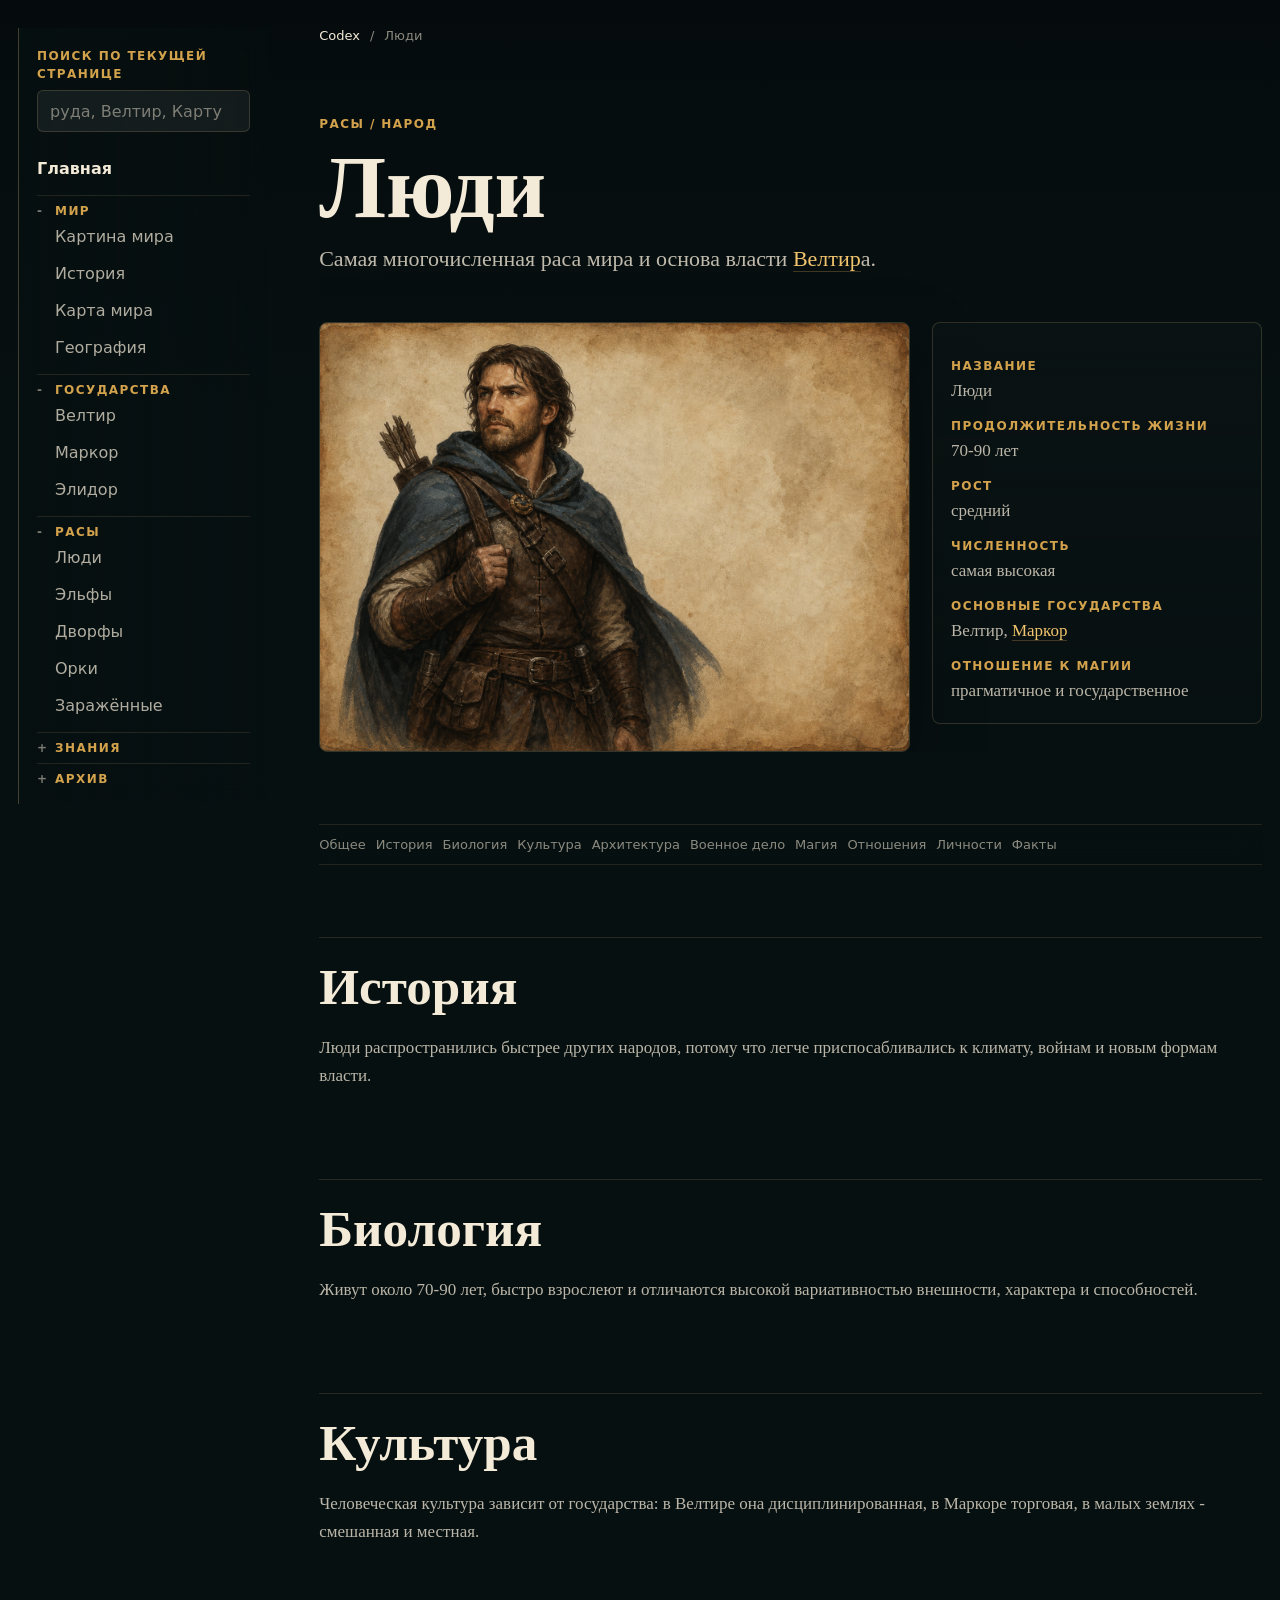
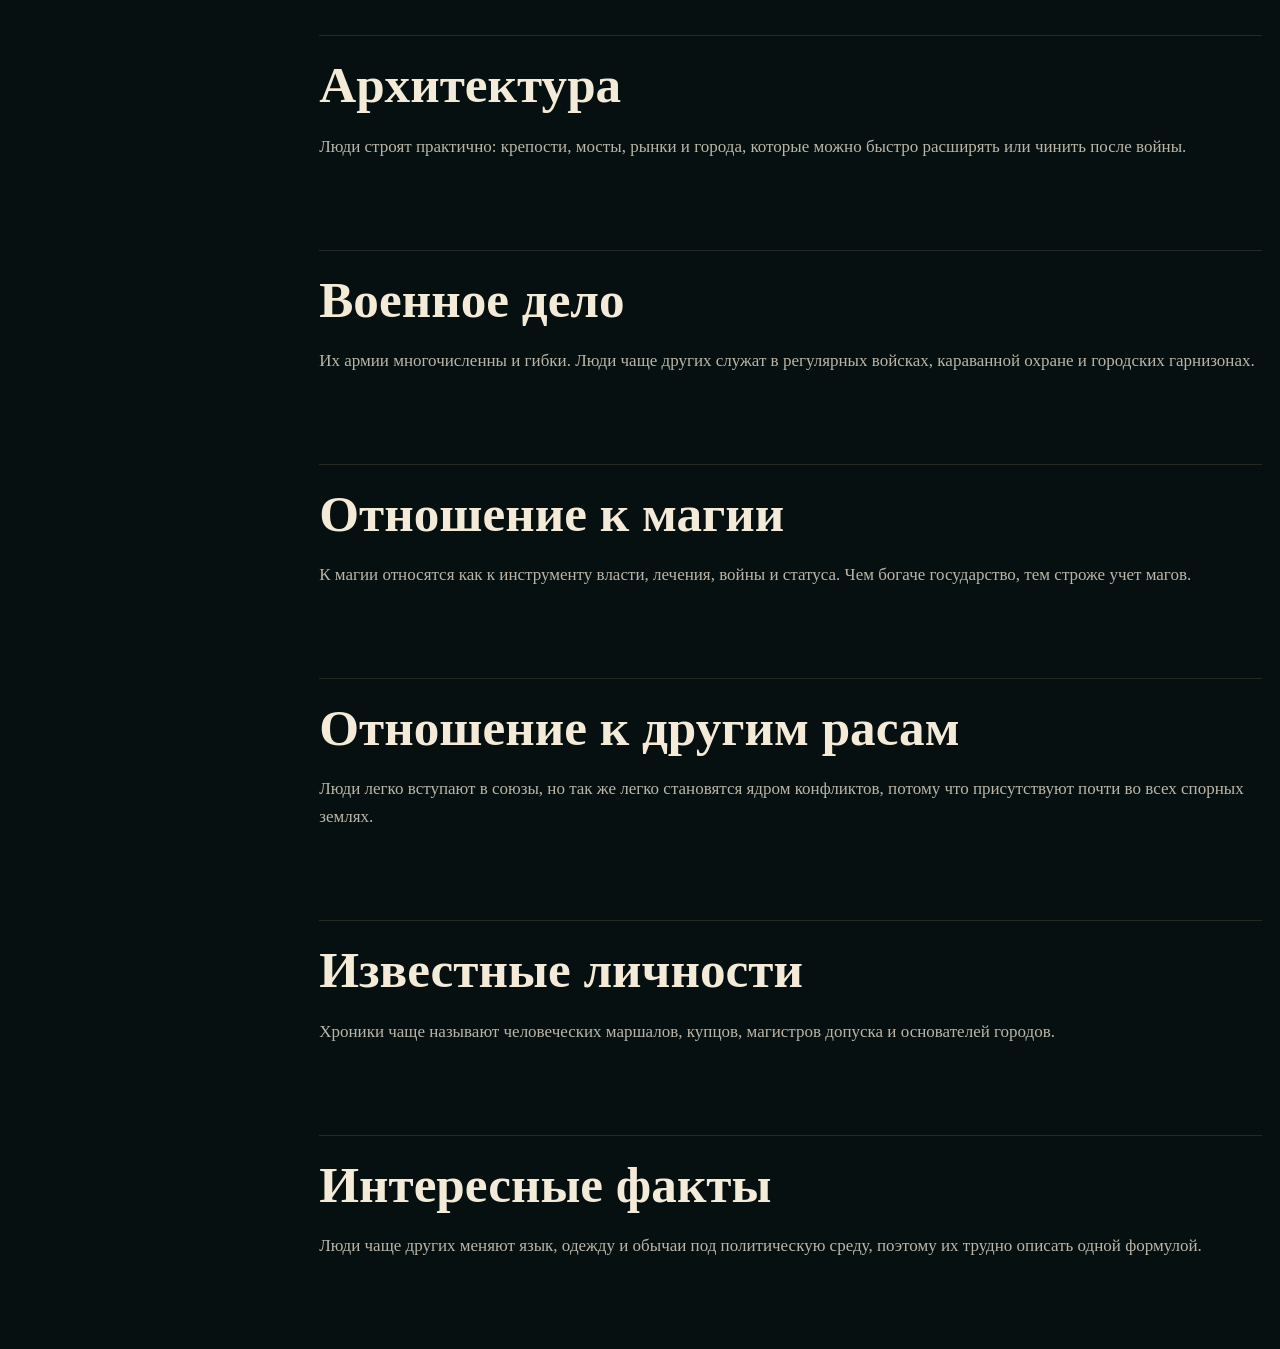
<file: race-human.html>
﻿<!doctype html>
<html lang="ru">
  <head>
    <meta charset="utf-8" />
    <meta name="viewport" content="width=device-width, initial-scale=1" />
    <title>Люди | Основание мира</title>
    <link rel="stylesheet" href="styles.css?v=11" />
  </head>
  <body class="article-page">
    <main class="page-layout article-layout">
      <aside class="sidebar" aria-label="Дерево Codex">
  <label class="search-label" for="wikiSearch">Поиск по текущей странице</label>
  <input id="wikiSearch" class="search" type="search" placeholder="руда, Велтир, Картур..." />
  <nav class="side-nav codex-tree">
    <a class="codex-home" href="index.html#top">Главная</a>
    <details open>
      <summary>Мир</summary>
      <a href="index.html#world">Картина мира</a>
      <a href="history.html">История</a>
      <a href="map.html">Карта мира</a>
      <a href="index.html#geography">География</a>
    </details>
    <details open>
      <summary>Государства</summary>
      <a href="state-veltir.html">Велтир</a>
      <a href="state-markor.html">Маркор</a>
      <a href="state-elidor.html">Элидор</a>
    </details>
    <details open>
      <summary>Расы</summary>
      <a href="race-human.html">Люди</a>
      <a href="race-elf.html">Эльфы</a>
      <a href="race-dwarf.html">Дворфы</a>
      <a href="race-orc.html">Орки</a><a href="race-infected.html">Заражённые</a>
    </details>
    <details>
      <summary>Знания</summary>
      <a href="magic.html">Магия</a>
      <a href="kharak.html">Язык Кхарак</a>
      <a href="kartur.html">Картур</a>
    </details>
    <details>
      <summary>Архив</summary>
      <a href="index.html#religion">Религия</a>
      <a href="index.html#tech">Технологии</a>
      <a href="index.html#rumors">Тайны мира</a>
    </details>
  </nav>
</aside>
      <article class="content codex-article searchable" data-search="Люди Самая многочисленная раса мира и основа власти Велтира. Расы / Народ">
        <nav class="breadcrumbs" aria-label="Хлебные крошки"><a href="index.html#top">Codex</a><span>/</span><span>Люди</span></nav>
        <section class="article-hero section-block" id="overview">
          <div class="article-heading">
            <p class="kicker">Расы / Народ</p>
            <h1>Люди</h1>
            <p class="article-subtitle">Самая многочисленная раса мира и основа власти Велтира.</p>
          </div>
          <img src="assets/race-human.png" alt="Люди" />
          <aside class='article-facts codex-infobox' aria-label='Сводка'><dl><div><dt>Название</dt><dd>Люди</dd></div><div><dt>Продолжительность жизни</dt><dd>70-90 лет</dd></div><div><dt>Рост</dt><dd>средний</dd></div><div><dt>Численность</dt><dd>самая высокая</dd></div><div><dt>Основные государства</dt><dd>Велтир, Маркор</dd></div><div><dt>Отношение к магии</dt><dd>прагматичное и государственное</dd></div></dl></aside>
        </section>
        <nav class='article-toc' aria-label='Содержание статьи'><a href="#overview">Общее</a><a href="#history">История</a><a href="#biology">Биология</a><a href="#culture">Культура</a><a href="#architecture">Архитектура</a><a href="#warfare">Военное дело</a><a href="#magic">Магия</a><a href="#relations">Отношения</a><a href="#figures">Личности</a><a href="#facts">Факты</a></nav><section class='section-block codex-section' id='history'><h2>История</h2><p>Люди распространились быстрее других народов, потому что легче приспосабливались к климату, войнам и новым формам власти.</p></section><section class='section-block codex-section' id='biology'><h2>Биология</h2><p>Живут около 70-90 лет, быстро взрослеют и отличаются высокой вариативностью внешности, характера и способностей.</p></section><section class='section-block codex-section' id='culture'><h2>Культура</h2><p>Человеческая культура зависит от государства: в Велтире она дисциплинированная, в Маркоре торговая, в малых землях - смешанная и местная.</p></section><section class='section-block codex-section' id='architecture'><h2>Архитектура</h2><p>Люди строят практично: крепости, мосты, рынки и города, которые можно быстро расширять или чинить после войны.</p></section><section class='section-block codex-section' id='warfare'><h2>Военное дело</h2><p>Их армии многочисленны и гибки. Люди чаще других служат в регулярных войсках, караванной охране и городских гарнизонах.</p></section><section class='section-block codex-section' id='magic'><h2>Отношение к магии</h2><p>К магии относятся как к инструменту власти, лечения, войны и статуса. Чем богаче государство, тем строже учет магов.</p></section><section class='section-block codex-section' id='relations'><h2>Отношение к другим расам</h2><p>Люди легко вступают в союзы, но так же легко становятся ядром конфликтов, потому что присутствуют почти во всех спорных землях.</p></section><section class='section-block codex-section' id='figures'><h2>Известные личности</h2><p>Хроники чаще называют человеческих маршалов, купцов, магистров допуска и основателей городов.</p></section><section class='section-block codex-section' id='facts'><h2>Интересные факты</h2><p>Люди чаще других меняют язык, одежду и обычаи под политическую среду, поэтому их трудно описать одной формулой.</p></section></article>
    </main>
    <a class="back-top" href="#top" aria-label="Наверх">↑</a>
    <script src="script.js?v=11"></script>
  </body>
</html>
</file>
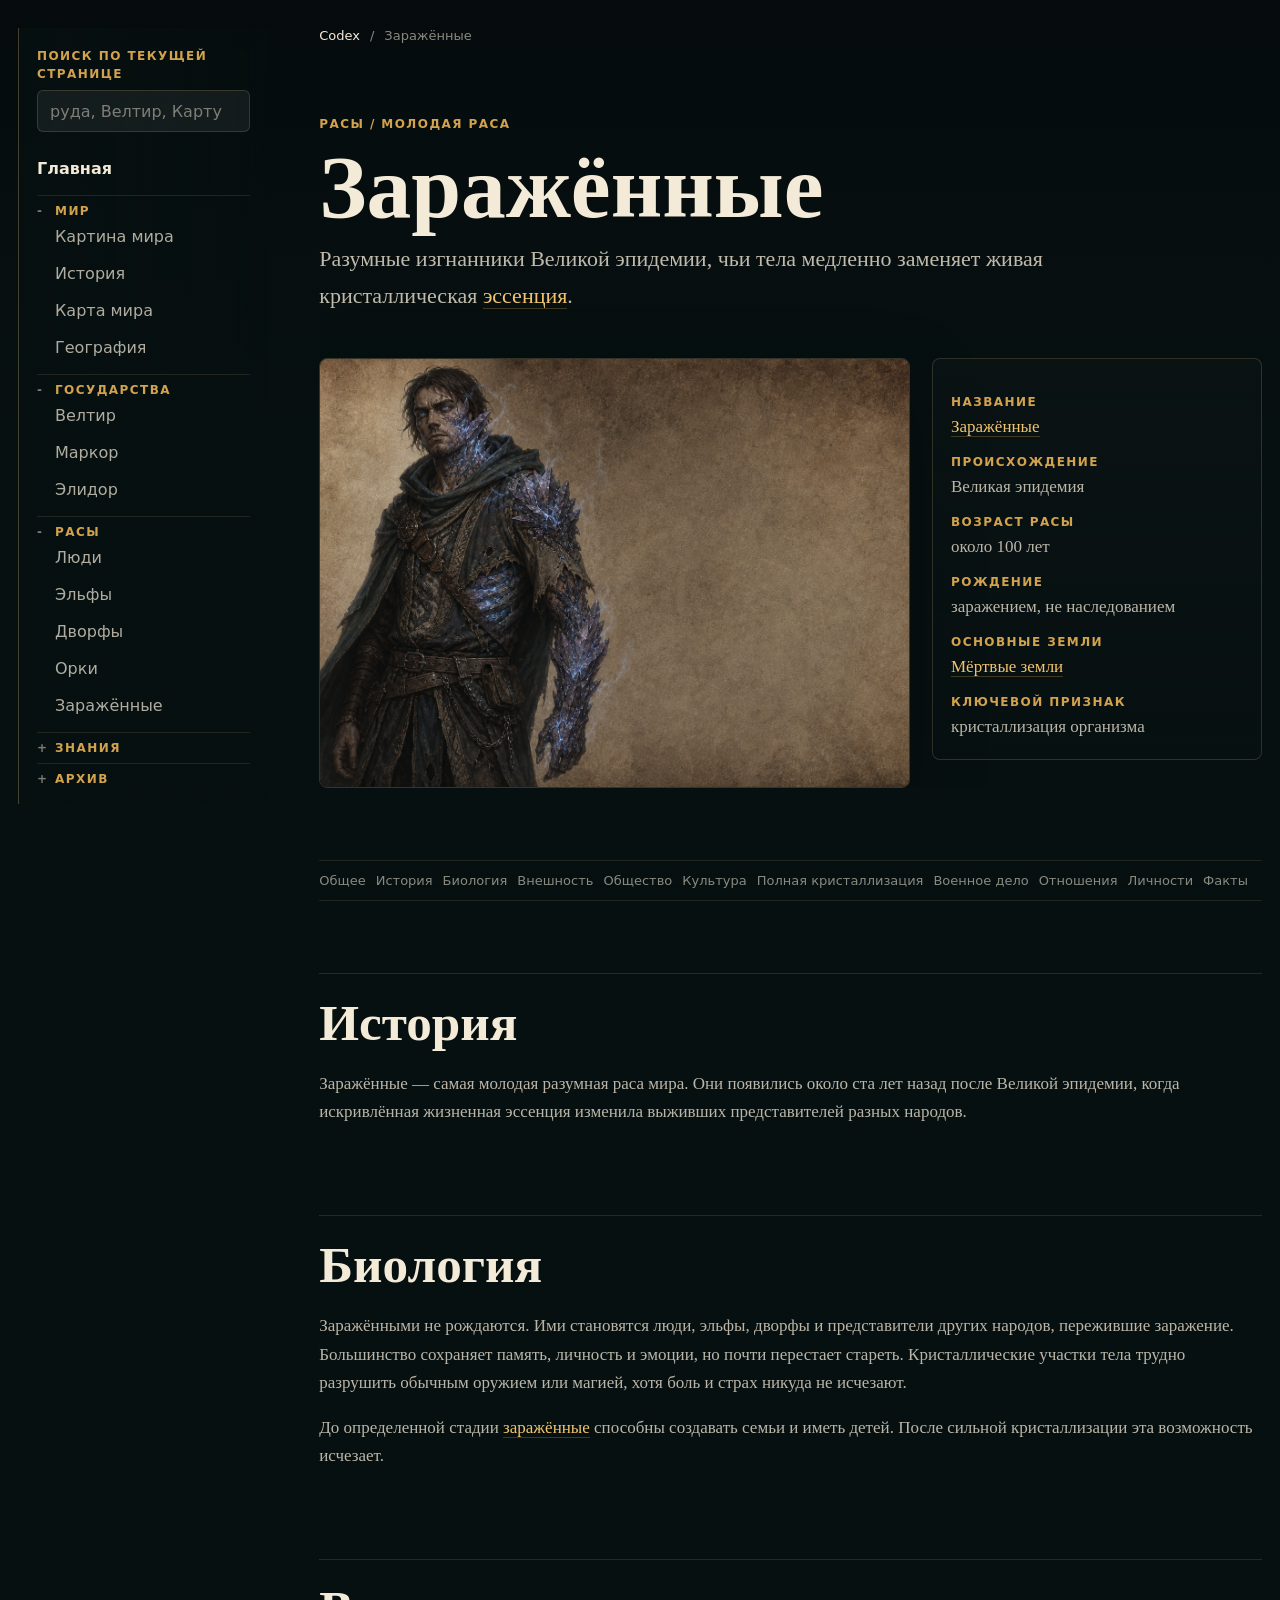
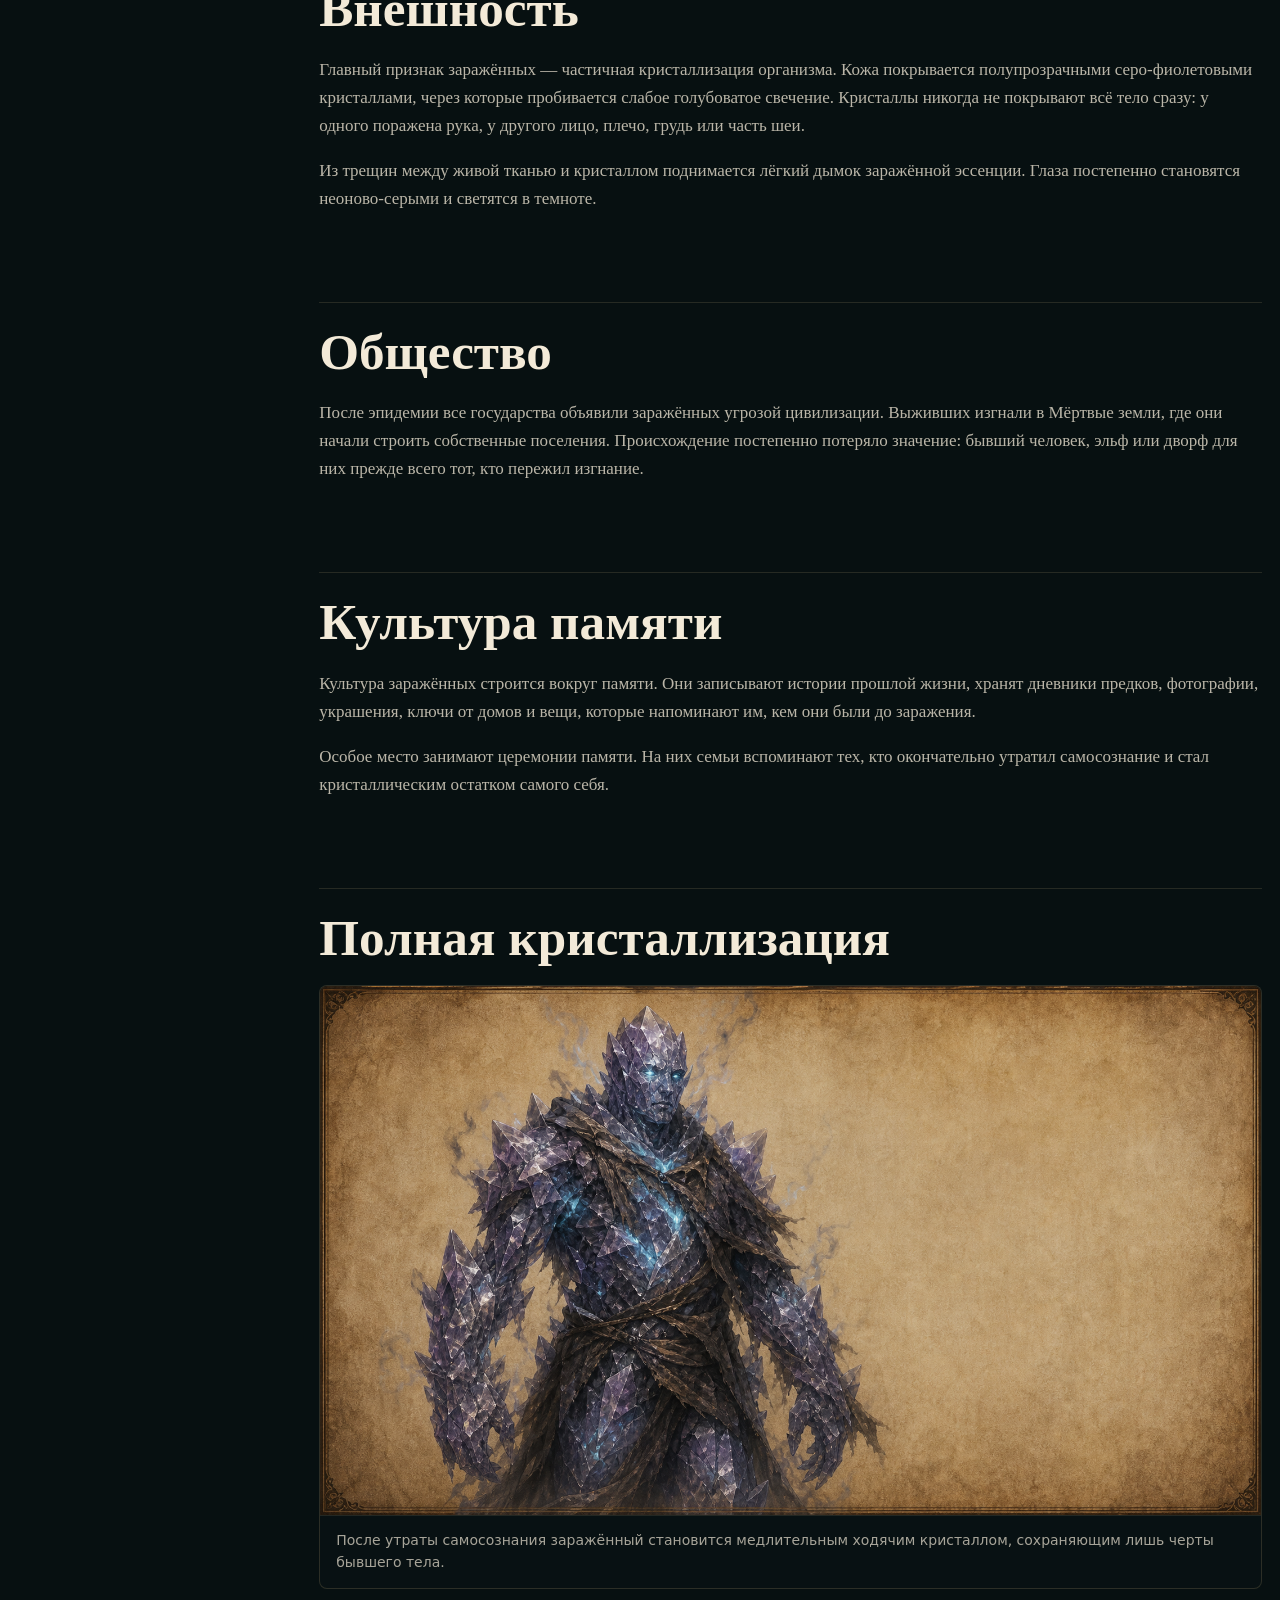
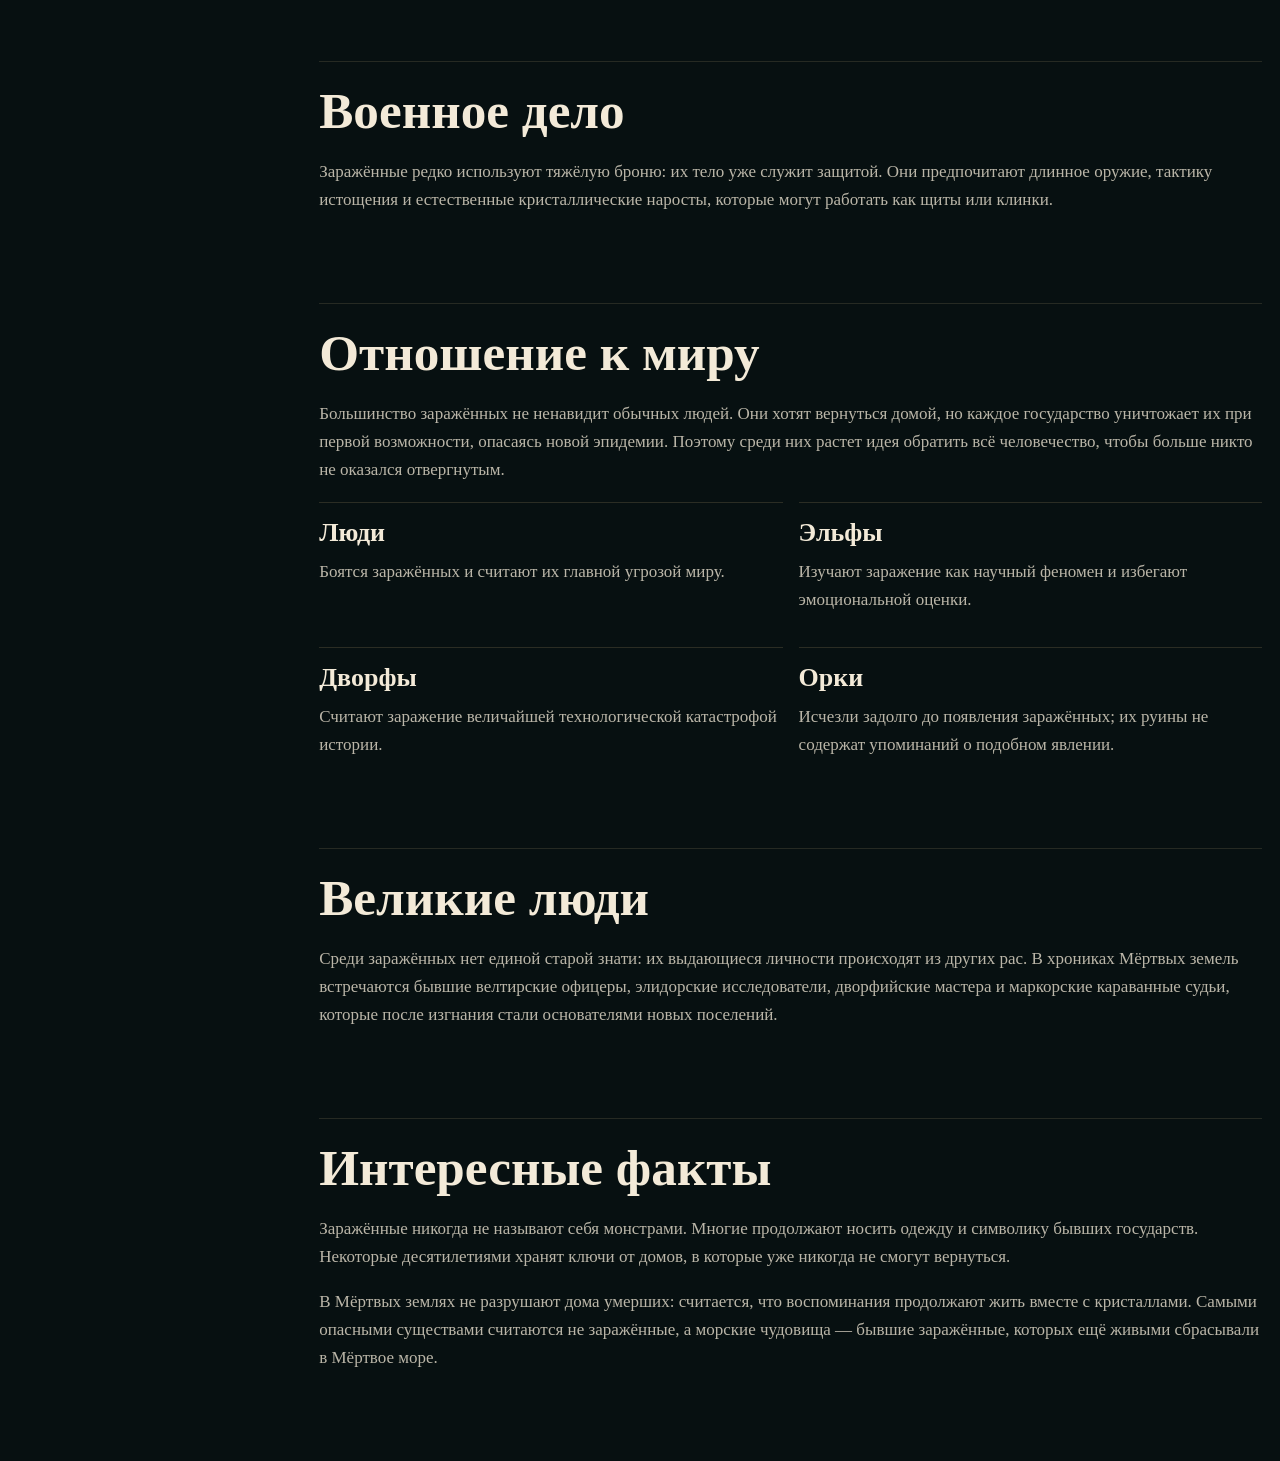
<file: race-infected.html>
﻿<!doctype html>
<html lang="ru">
  <head>
    <meta charset="utf-8" />
    <meta name="viewport" content="width=device-width, initial-scale=1" />
    <title>Заражённые | Основание мира</title>
    <link rel="stylesheet" href="styles.css?v=11" />
  </head>
  <body class="article-page">
    <main class="page-layout article-layout">
      <aside class="sidebar" aria-label="Дерево Codex">
  <label class="search-label" for="wikiSearch">Поиск по текущей странице</label>
  <input id="wikiSearch" class="search" type="search" placeholder="руда, Велтир, Картур..." />
  <nav class="side-nav codex-tree">
    <a class="codex-home" href="index.html#top">Главная</a>
    <details open>
      <summary>Мир</summary>
      <a href="index.html#world">Картина мира</a>
      <a href="history.html">История</a>
      <a href="map.html">Карта мира</a>
      <a href="index.html#geography">География</a>
    </details>
    <details open>
      <summary>Государства</summary>
      <a href="state-veltir.html">Велтир</a>
      <a href="state-markor.html">Маркор</a>
      <a href="state-elidor.html">Элидор</a>
    </details>
    <details open>
      <summary>Расы</summary>
      <a href="race-human.html">Люди</a>
      <a href="race-elf.html">Эльфы</a>
      <a href="race-dwarf.html">Дворфы</a>
      <a href="race-orc.html">Орки</a><a href="race-infected.html">Заражённые</a>
    </details>
    <details>
      <summary>Знания</summary>
      <a href="magic.html">Магия</a>
      <a href="kharak.html">Язык Кхарак</a>
      <a href="kartur.html">Картур</a>
    </details>
    <details>
      <summary>Архив</summary>
      <a href="index.html#religion">Религия</a>
      <a href="index.html#tech">Технологии</a>
      <a href="index.html#rumors">Тайны мира</a>
    </details>
  </nav>
</aside>
      <article class="content codex-article searchable" data-search="заражённые зараженные Великая эпидемия эссенция кристаллы Мёртвые земли раса">
        <nav class="breadcrumbs" aria-label="Хлебные крошки"><a href="index.html#top">Codex</a><span>/</span><span>Заражённые</span></nav>
        <section class="article-hero section-block" id="overview">
          <div class="article-heading">
            <p class="kicker">Расы / Молодая раса</p>
            <h1>Заражённые</h1>
            <p class="article-subtitle">Разумные изгнанники Великой эпидемии, чьи тела медленно заменяет живая кристаллическая эссенция.</p>
          </div>
          <img src="assets/race-infected.png" alt="Заражённые" />
          <aside class='article-facts codex-infobox' aria-label='Сводка'><dl><div><dt>Название</dt><dd>Заражённые</dd></div><div><dt>Происхождение</dt><dd>Великая эпидемия</dd></div><div><dt>Возраст расы</dt><dd>около 100 лет</dd></div><div><dt>Рождение</dt><dd>заражением, не наследованием</dd></div><div><dt>Основные земли</dt><dd>Мёртвые земли</dd></div><div><dt>Ключевой признак</dt><dd>кристаллизация организма</dd></div></dl></aside>
        </section>
        <nav class='article-toc' aria-label='Содержание статьи'><a href="#overview">Общее</a><a href="#history">История</a><a href="#biology">Биология</a><a href="#appearance">Внешность</a><a href="#society">Общество</a><a href="#culture">Культура</a><a href="#crystallized">Полная кристаллизация</a><a href="#warfare">Военное дело</a><a href="#relations">Отношения</a><a href="#figures">Личности</a><a href="#facts">Факты</a></nav><section class='section-block codex-section' id='history'><h2>История</h2><p>Заражённые — самая молодая разумная раса мира. Они появились около ста лет назад после Великой эпидемии, когда искривлённая жизненная эссенция изменила выживших представителей разных народов.</p></section><section class='section-block codex-section' id='biology'><h2>Биология</h2><p>Заражёнными не рождаются. Ими становятся люди, эльфы, дворфы и представители других народов, пережившие заражение. Большинство сохраняет память, личность и эмоции, но почти перестает стареть. Кристаллические участки тела трудно разрушить обычным оружием или магией, хотя боль и страх никуда не исчезают.</p><p>До определенной стадии заражённые способны создавать семьи и иметь детей. После сильной кристаллизации эта возможность исчезает.</p></section><section class='section-block codex-section' id='appearance'><h2>Внешность</h2><p>Главный признак заражённых — частичная кристаллизация организма. Кожа покрывается полупрозрачными серо-фиолетовыми кристаллами, через которые пробивается слабое голубоватое свечение. Кристаллы никогда не покрывают всё тело сразу: у одного поражена рука, у другого лицо, плечо, грудь или часть шеи.</p><p>Из трещин между живой тканью и кристаллом поднимается лёгкий дымок заражённой эссенции. Глаза постепенно становятся неоново-серыми и светятся в темноте.</p></section><section class='section-block codex-section' id='society'><h2>Общество</h2><p>После эпидемии все государства объявили заражённых угрозой цивилизации. Выживших изгнали в Мёртвые земли, где они начали строить собственные поселения. Происхождение постепенно потеряло значение: бывший человек, эльф или дворф для них прежде всего тот, кто пережил изгнание.</p></section><section class='section-block codex-section' id='culture'><h2>Культура памяти</h2><p>Культура заражённых строится вокруг памяти. Они записывают истории прошлой жизни, хранят дневники предков, фотографии, украшения, ключи от домов и вещи, которые напоминают им, кем они были до заражения.</p><p>Особое место занимают церемонии памяти. На них семьи вспоминают тех, кто окончательно утратил самосознание и стал кристаллическим остатком самого себя.</p></section><section class='section-block codex-section' id='crystallized'><h2>Полная кристаллизация</h2><figure class="codex-figure"><img src="assets/infected-crystallized.png" alt="Полностью кристаллизованный заражённый" /><figcaption>После утраты самосознания заражённый становится медлительным ходячим кристаллом, сохраняющим лишь черты бывшего тела.</figcaption></figure></section><section class='section-block codex-section' id='warfare'><h2>Военное дело</h2><p>Заражённые редко используют тяжёлую броню: их тело уже служит защитой. Они предпочитают длинное оружие, тактику истощения и естественные кристаллические наросты, которые могут работать как щиты или клинки.</p></section><section class='section-block codex-section' id='relations'><h2>Отношение к миру</h2><p>Большинство заражённых не ненавидит обычных людей. Они хотят вернуться домой, но каждое государство уничтожает их при первой возможности, опасаясь новой эпидемии. Поэтому среди них растет идея обратить всё человечество, чтобы больше никто не оказался отвергнутым.</p><div class="relations-grid"><article><h3>Люди</h3><p>Боятся заражённых и считают их главной угрозой миру.</p></article><article><h3>Эльфы</h3><p>Изучают заражение как научный феномен и избегают эмоциональной оценки.</p></article><article><h3>Дворфы</h3><p>Считают заражение величайшей технологической катастрофой истории.</p></article><article><h3>Орки</h3><p>Исчезли задолго до появления заражённых; их руины не содержат упоминаний о подобном явлении.</p></article></div></section><section class='section-block codex-section' id='figures'><h2>Великие люди</h2><p>Среди заражённых нет единой старой знати: их выдающиеся личности происходят из других рас. В хрониках Мёртвых земель встречаются бывшие велтирские офицеры, элидорские исследователи, дворфийские мастера и маркорские караванные судьи, которые после изгнания стали основателями новых поселений.</p></section><section class='section-block codex-section' id='facts'><h2>Интересные факты</h2><p>Заражённые никогда не называют себя монстрами. Многие продолжают носить одежду и символику бывших государств. Некоторые десятилетиями хранят ключи от домов, в которые уже никогда не смогут вернуться.</p><p>В Мёртвых землях не разрушают дома умерших: считается, что воспоминания продолжают жить вместе с кристаллами. Самыми опасными существами считаются не заражённые, а морские чудовища — бывшие заражённые, которых ещё живыми сбрасывали в Мёртвое море.</p></section></article>
    </main>
    <a class="back-top" href="#top" aria-label="Наверх">↑</a>
    <script src="script.js?v=11"></script>
  </body>
</html>
</file>
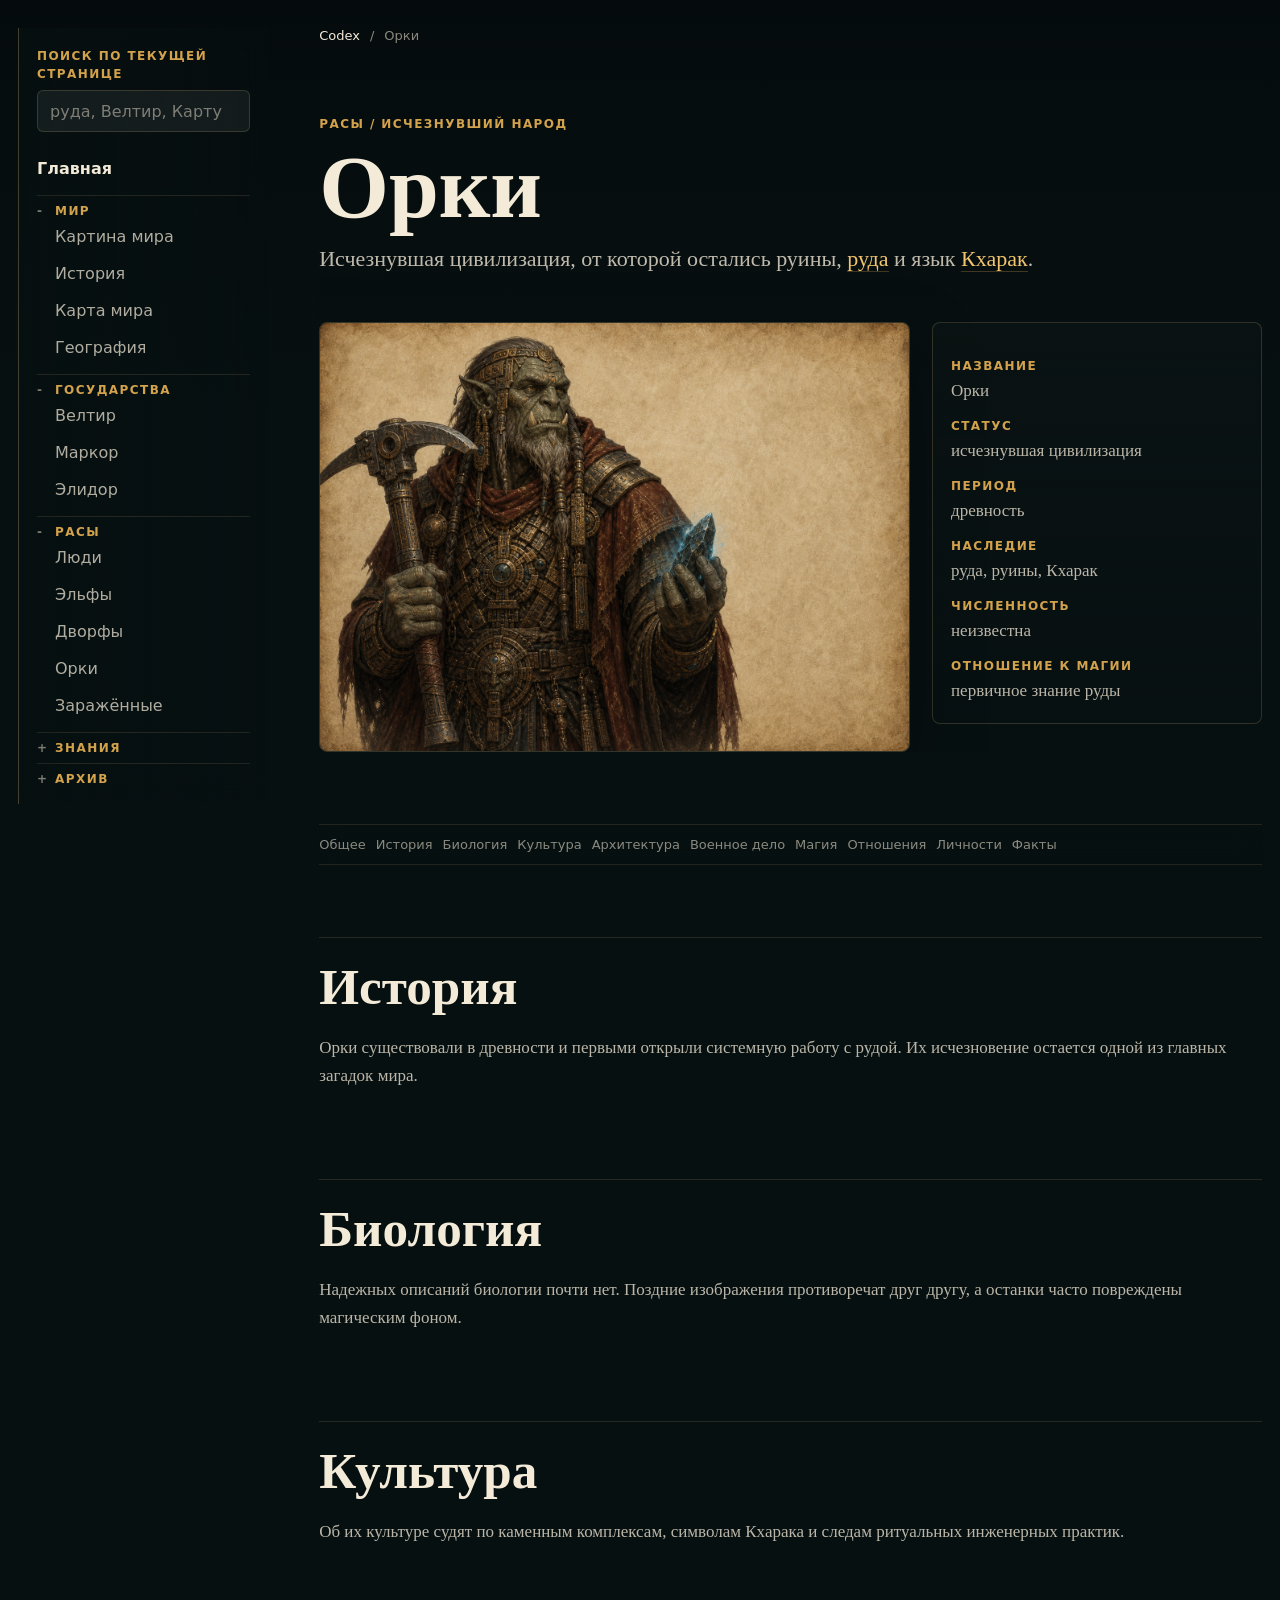
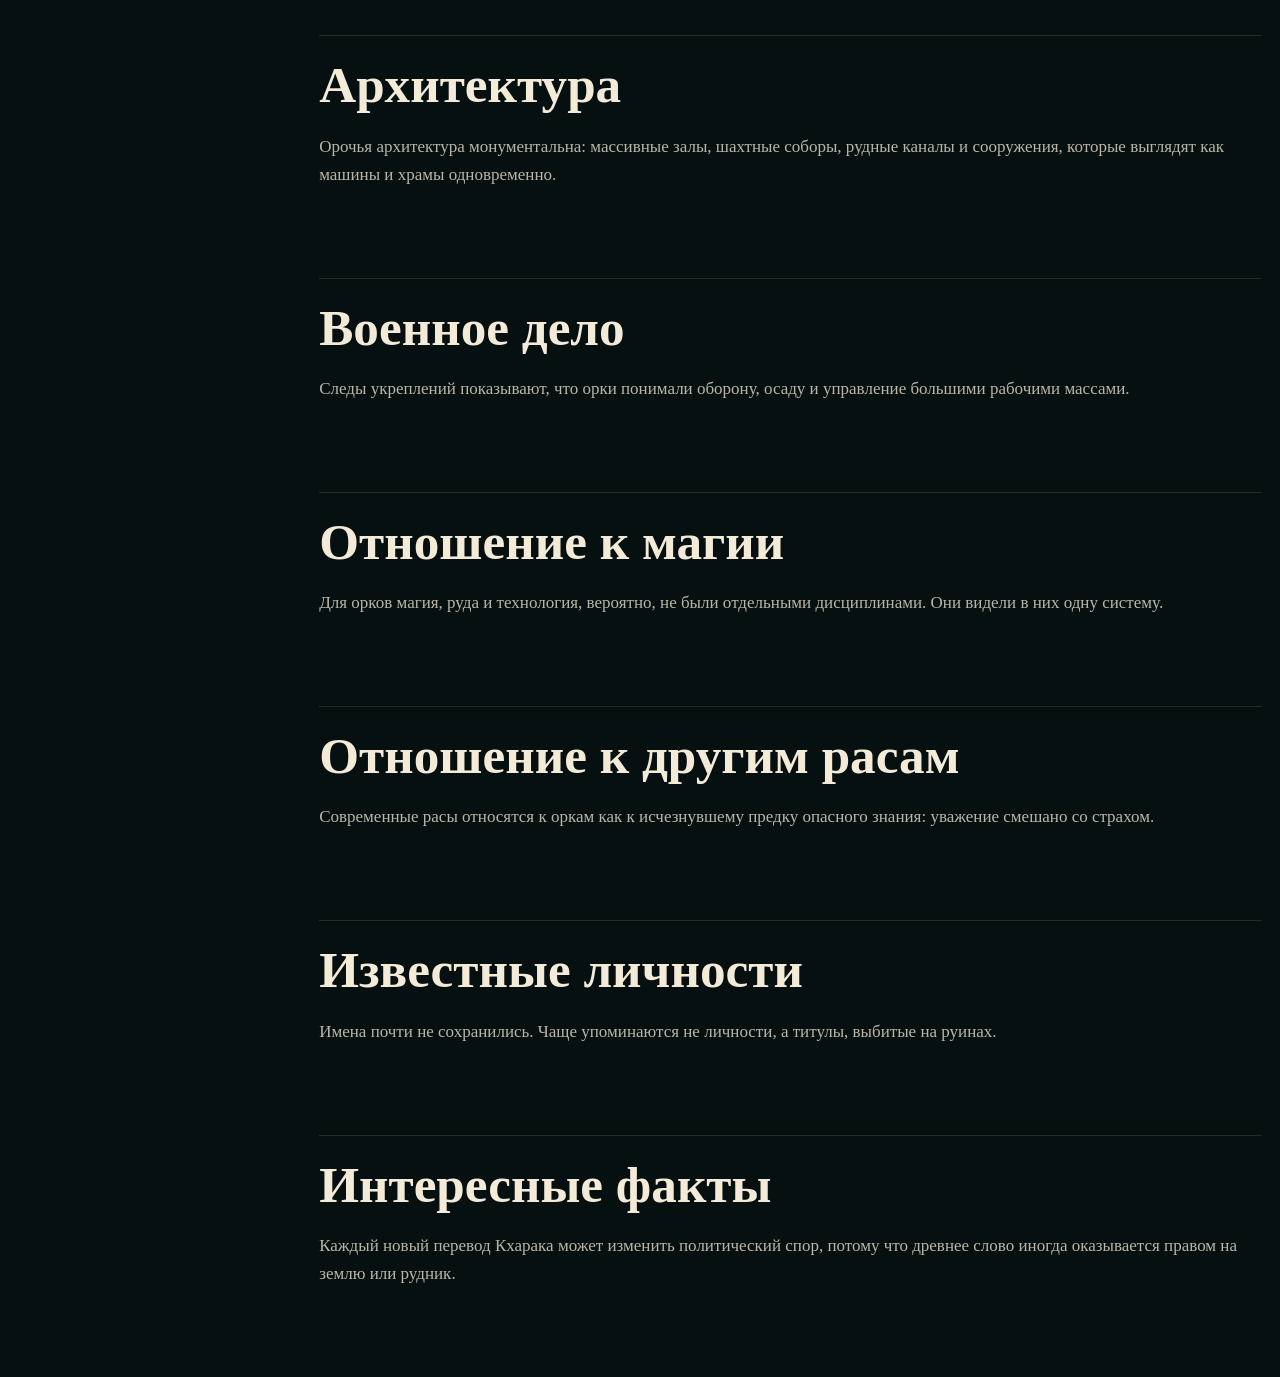
<file: race-orc.html>
﻿<!doctype html>
<html lang="ru">
  <head>
    <meta charset="utf-8" />
    <meta name="viewport" content="width=device-width, initial-scale=1" />
    <title>Орки | Основание мира</title>
    <link rel="stylesheet" href="styles.css?v=11" />
  </head>
  <body class="article-page">
    <main class="page-layout article-layout">
      <aside class="sidebar" aria-label="Дерево Codex">
  <label class="search-label" for="wikiSearch">Поиск по текущей странице</label>
  <input id="wikiSearch" class="search" type="search" placeholder="руда, Велтир, Картур..." />
  <nav class="side-nav codex-tree">
    <a class="codex-home" href="index.html#top">Главная</a>
    <details open>
      <summary>Мир</summary>
      <a href="index.html#world">Картина мира</a>
      <a href="history.html">История</a>
      <a href="map.html">Карта мира</a>
      <a href="index.html#geography">География</a>
    </details>
    <details open>
      <summary>Государства</summary>
      <a href="state-veltir.html">Велтир</a>
      <a href="state-markor.html">Маркор</a>
      <a href="state-elidor.html">Элидор</a>
    </details>
    <details open>
      <summary>Расы</summary>
      <a href="race-human.html">Люди</a>
      <a href="race-elf.html">Эльфы</a>
      <a href="race-dwarf.html">Дворфы</a>
      <a href="race-orc.html">Орки</a><a href="race-infected.html">Заражённые</a>
    </details>
    <details>
      <summary>Знания</summary>
      <a href="magic.html">Магия</a>
      <a href="kharak.html">Язык Кхарак</a>
      <a href="kartur.html">Картур</a>
    </details>
    <details>
      <summary>Архив</summary>
      <a href="index.html#religion">Религия</a>
      <a href="index.html#tech">Технологии</a>
      <a href="index.html#rumors">Тайны мира</a>
    </details>
  </nav>
</aside>
      <article class="content codex-article searchable" data-search="Орки Исчезнувшая цивилизация, от которой остались руины, руда и язык Кхарак. Расы / Исчезнувший народ">
        <nav class="breadcrumbs" aria-label="Хлебные крошки"><a href="index.html#top">Codex</a><span>/</span><span>Орки</span></nav>
        <section class="article-hero section-block" id="overview">
          <div class="article-heading">
            <p class="kicker">Расы / Исчезнувший народ</p>
            <h1>Орки</h1>
            <p class="article-subtitle">Исчезнувшая цивилизация, от которой остались руины, руда и язык Кхарак.</p>
          </div>
          <img src="assets/race-orc.png" alt="Орки" />
          <aside class='article-facts codex-infobox' aria-label='Сводка'><dl><div><dt>Название</dt><dd>Орки</dd></div><div><dt>Статус</dt><dd>исчезнувшая цивилизация</dd></div><div><dt>Период</dt><dd>древность</dd></div><div><dt>Наследие</dt><dd>руда, руины, Кхарак</dd></div><div><dt>Численность</dt><dd>неизвестна</dd></div><div><dt>Отношение к магии</dt><dd>первичное знание руды</dd></div></dl></aside>
        </section>
        <nav class='article-toc' aria-label='Содержание статьи'><a href="#overview">Общее</a><a href="#history">История</a><a href="#biology">Биология</a><a href="#culture">Культура</a><a href="#architecture">Архитектура</a><a href="#warfare">Военное дело</a><a href="#magic">Магия</a><a href="#relations">Отношения</a><a href="#figures">Личности</a><a href="#facts">Факты</a></nav><section class='section-block codex-section' id='history'><h2>История</h2><p>Орки существовали в древности и первыми открыли системную работу с рудой. Их исчезновение остается одной из главных загадок мира.</p></section><section class='section-block codex-section' id='biology'><h2>Биология</h2><p>Надежных описаний биологии почти нет. Поздние изображения противоречат друг другу, а останки часто повреждены магическим фоном.</p></section><section class='section-block codex-section' id='culture'><h2>Культура</h2><p>Об их культуре судят по каменным комплексам, символам Кхарака и следам ритуальных инженерных практик.</p></section><section class='section-block codex-section' id='architecture'><h2>Архитектура</h2><p>Орочья архитектура монументальна: массивные залы, шахтные соборы, рудные каналы и сооружения, которые выглядят как машины и храмы одновременно.</p></section><section class='section-block codex-section' id='warfare'><h2>Военное дело</h2><p>Следы укреплений показывают, что орки понимали оборону, осаду и управление большими рабочими массами.</p></section><section class='section-block codex-section' id='magic'><h2>Отношение к магии</h2><p>Для орков магия, руда и технология, вероятно, не были отдельными дисциплинами. Они видели в них одну систему.</p></section><section class='section-block codex-section' id='relations'><h2>Отношение к другим расам</h2><p>Современные расы относятся к оркам как к исчезнувшему предку опасного знания: уважение смешано со страхом.</p></section><section class='section-block codex-section' id='figures'><h2>Известные личности</h2><p>Имена почти не сохранились. Чаще упоминаются не личности, а титулы, выбитые на руинах.</p></section><section class='section-block codex-section' id='facts'><h2>Интересные факты</h2><p>Каждый новый перевод Кхарака может изменить политический спор, потому что древнее слово иногда оказывается правом на землю или рудник.</p></section></article>
    </main>
    <a class="back-top" href="#top" aria-label="Наверх">↑</a>
    <script src="script.js?v=11"></script>
  </body>
</html>
</file>
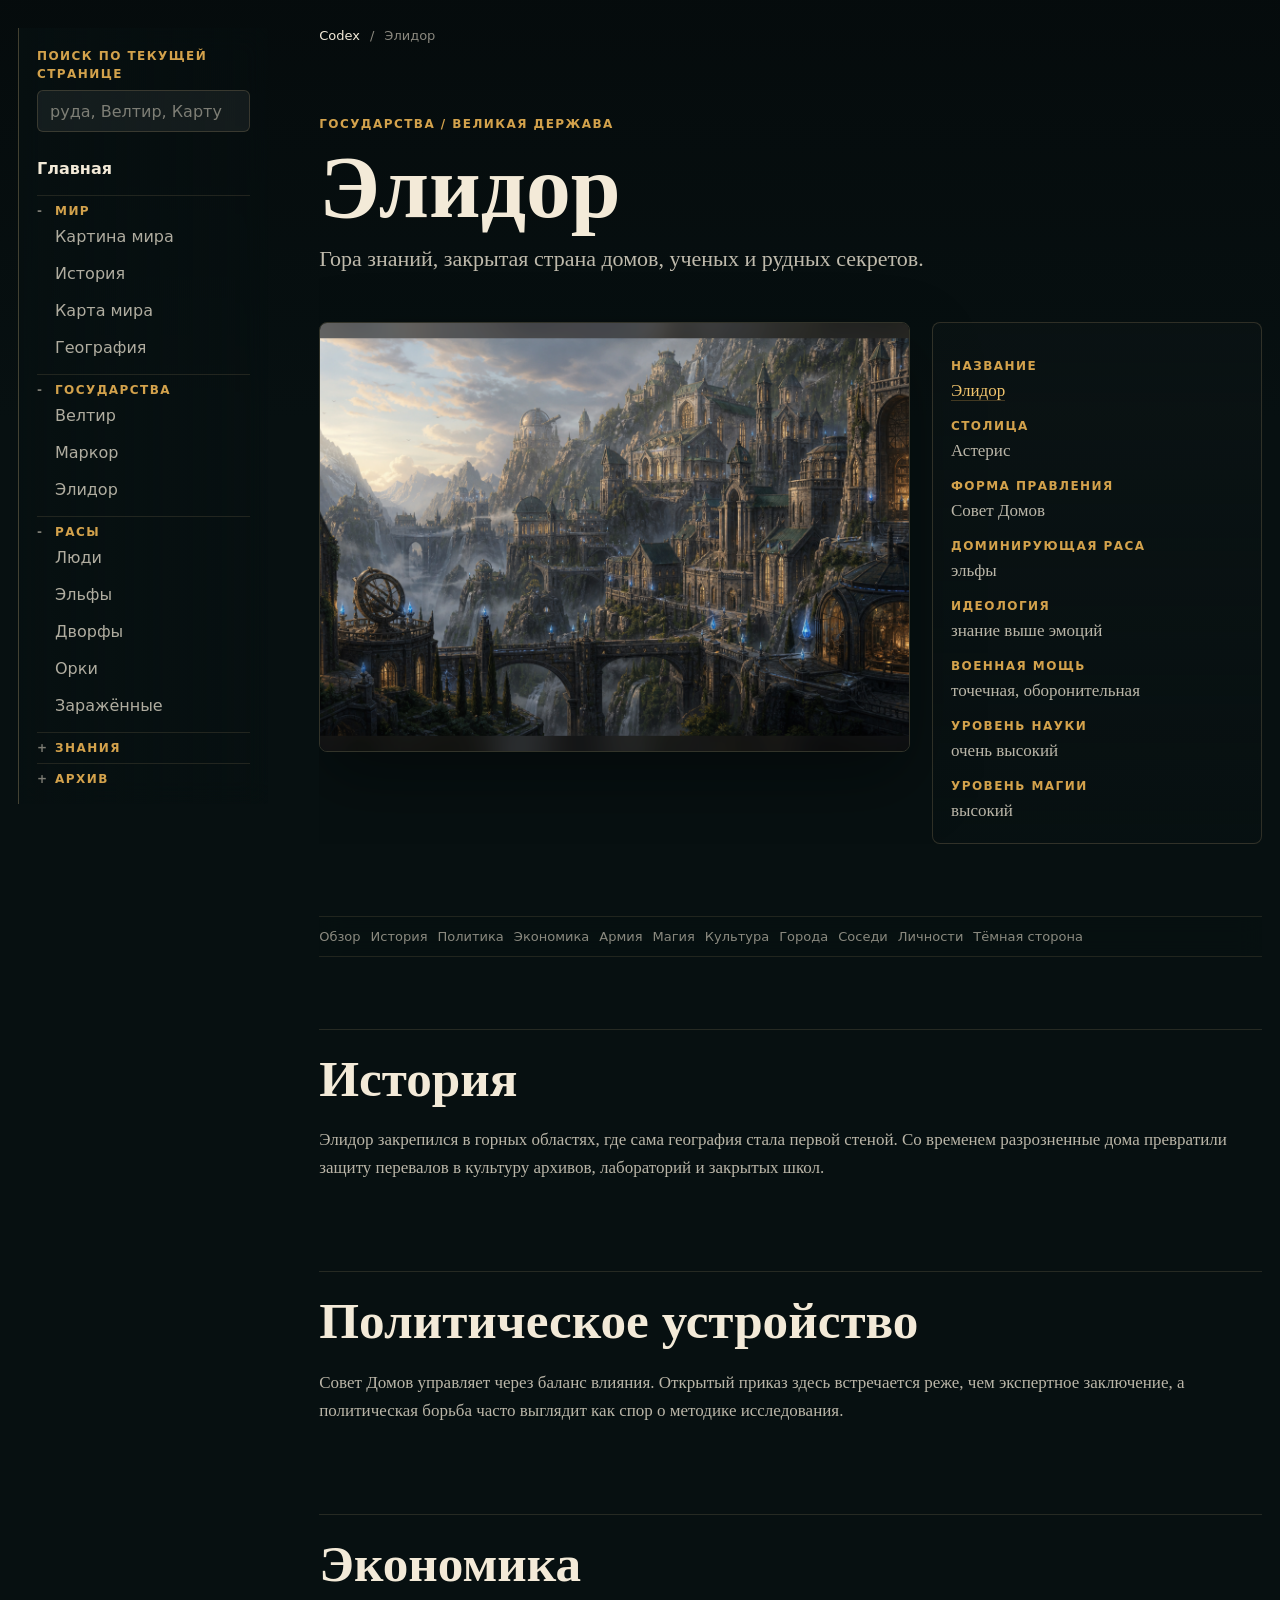
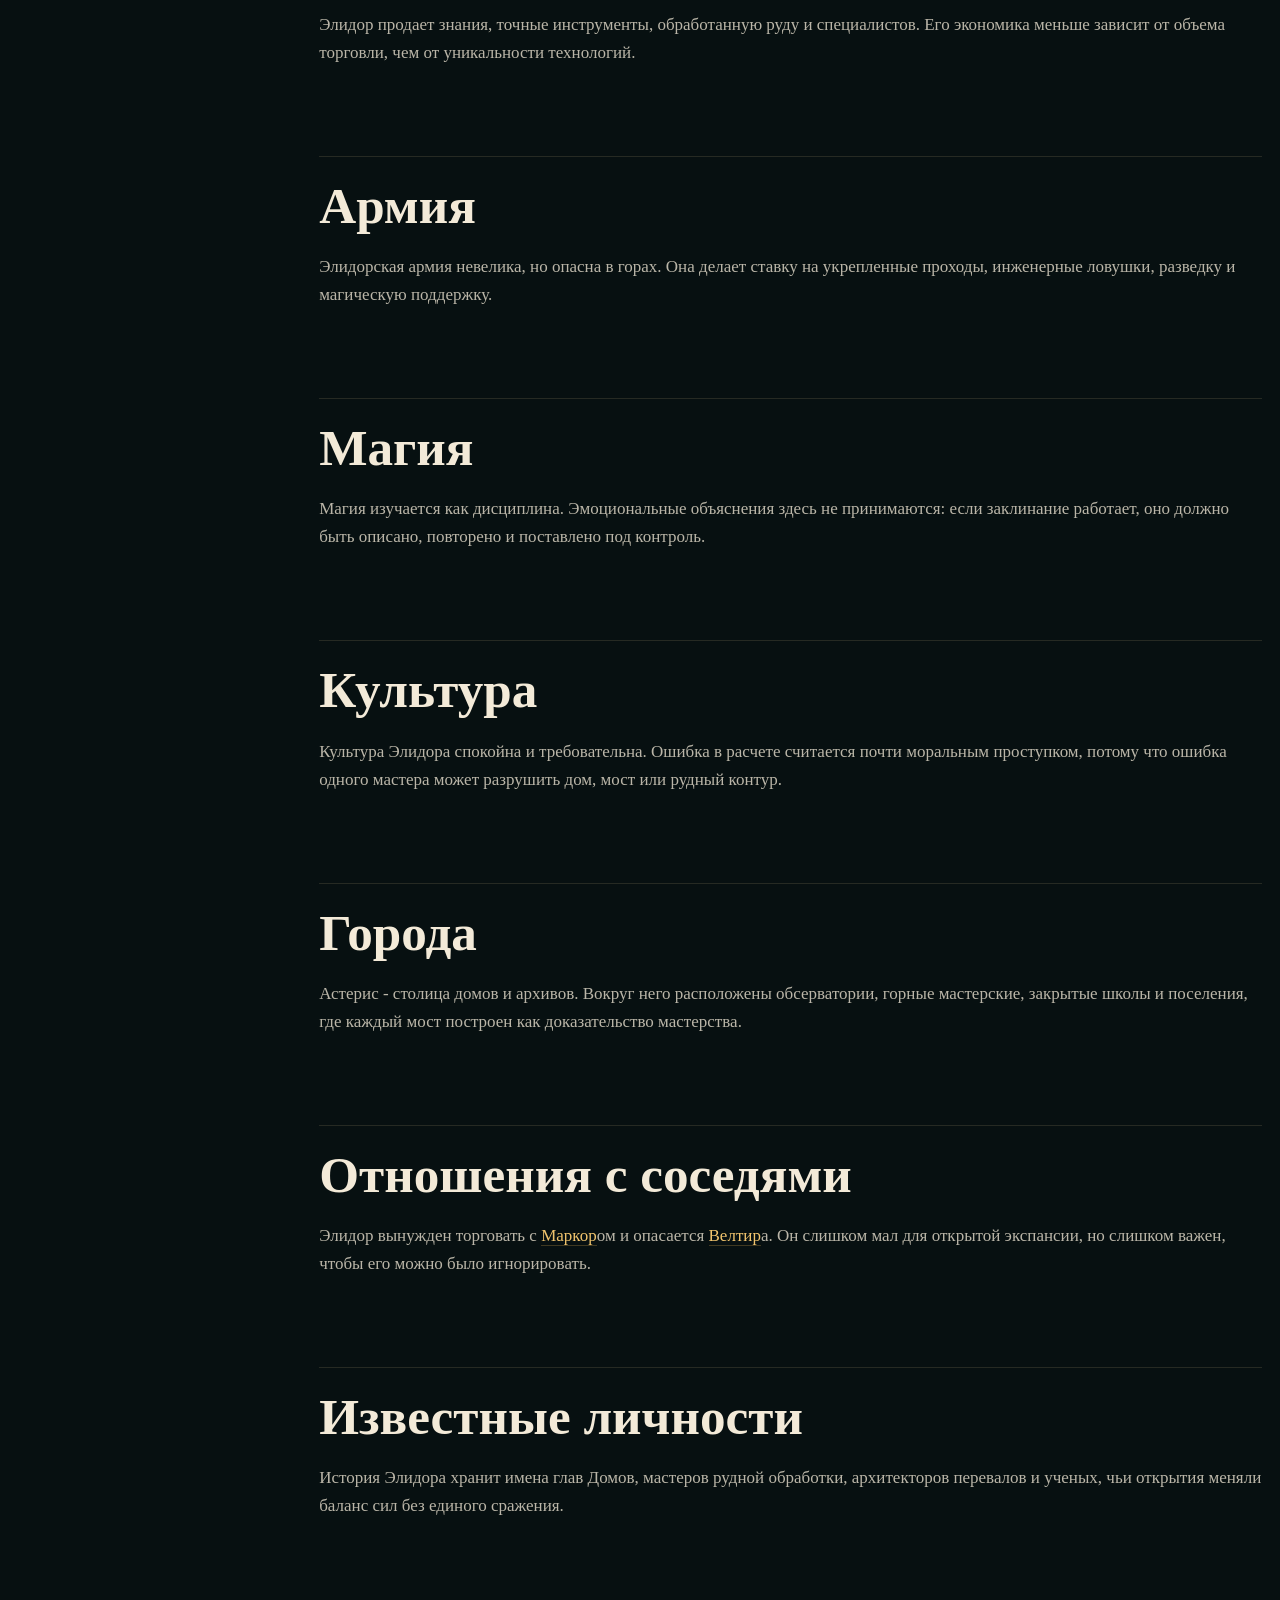
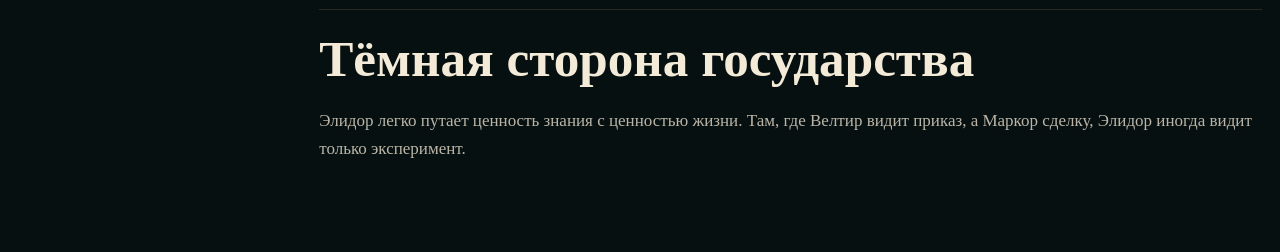
<file: state-elidor.html>
﻿<!doctype html>
<html lang="ru">
  <head>
    <meta charset="utf-8" />
    <meta name="viewport" content="width=device-width, initial-scale=1" />
    <title>Элидор | Основание мира</title>
    <link rel="stylesheet" href="styles.css?v=11" />
  </head>
  <body class="article-page">
    <main class="page-layout article-layout">
      <aside class="sidebar" aria-label="Дерево Codex">
  <label class="search-label" for="wikiSearch">Поиск по текущей странице</label>
  <input id="wikiSearch" class="search" type="search" placeholder="руда, Велтир, Картур..." />
  <nav class="side-nav codex-tree">
    <a class="codex-home" href="index.html#top">Главная</a>
    <details open>
      <summary>Мир</summary>
      <a href="index.html#world">Картина мира</a>
      <a href="history.html">История</a>
      <a href="map.html">Карта мира</a>
      <a href="index.html#geography">География</a>
    </details>
    <details open>
      <summary>Государства</summary>
      <a href="state-veltir.html">Велтир</a>
      <a href="state-markor.html">Маркор</a>
      <a href="state-elidor.html">Элидор</a>
    </details>
    <details open>
      <summary>Расы</summary>
      <a href="race-human.html">Люди</a>
      <a href="race-elf.html">Эльфы</a>
      <a href="race-dwarf.html">Дворфы</a>
      <a href="race-orc.html">Орки</a><a href="race-infected.html">Заражённые</a>
    </details>
    <details>
      <summary>Знания</summary>
      <a href="magic.html">Магия</a>
      <a href="kharak.html">Язык Кхарак</a>
      <a href="kartur.html">Картур</a>
    </details>
    <details>
      <summary>Архив</summary>
      <a href="index.html#religion">Религия</a>
      <a href="index.html#tech">Технологии</a>
      <a href="index.html#rumors">Тайны мира</a>
    </details>
  </nav>
</aside>
      <article class="content codex-article searchable" data-search="Элидор Гора знаний, закрытая страна домов, ученых и рудных секретов. Государства / Великая держава">
        <nav class="breadcrumbs" aria-label="Хлебные крошки"><a href="index.html#top">Codex</a><span>/</span><span>Элидор</span></nav>
        <section class="article-hero section-block" id="overview">
          <div class="article-heading">
            <p class="kicker">Государства / Великая держава</p>
            <h1>Элидор</h1>
            <p class="article-subtitle">Гора знаний, закрытая страна домов, ученых и рудных секретов.</p>
          </div>
          <img src="assets/capital-elidor.png" alt="Элидор" />
          <aside class='article-facts codex-infobox' aria-label='Сводка'><dl><div><dt>Название</dt><dd>Элидор</dd></div><div><dt>Столица</dt><dd>Астерис</dd></div><div><dt>Форма правления</dt><dd>Совет Домов</dd></div><div><dt>Доминирующая раса</dt><dd>эльфы</dd></div><div><dt>Идеология</dt><dd>знание выше эмоций</dd></div><div><dt>Военная мощь</dt><dd>точечная, оборонительная</dd></div><div><dt>Уровень науки</dt><dd>очень высокий</dd></div><div><dt>Уровень магии</dt><dd>высокий</dd></div></dl></aside>
        </section>
        <nav class='article-toc' aria-label='Содержание статьи'><a href="#overview">Обзор</a><a href="#history">История</a><a href="#politics">Политика</a><a href="#economy">Экономика</a><a href="#army">Армия</a><a href="#magic">Магия</a><a href="#culture">Культура</a><a href="#cities">Города</a><a href="#relations">Соседи</a><a href="#figures">Личности</a><a href="#shadow">Тёмная сторона</a></nav><section class='section-block codex-section' id='history'><h2>История</h2><p>Элидор закрепился в горных областях, где сама география стала первой стеной. Со временем разрозненные дома превратили защиту перевалов в культуру архивов, лабораторий и закрытых школ.</p></section><section class='section-block codex-section' id='politics'><h2>Политическое устройство</h2><p>Совет Домов управляет через баланс влияния. Открытый приказ здесь встречается реже, чем экспертное заключение, а политическая борьба часто выглядит как спор о методике исследования.</p></section><section class='section-block codex-section' id='economy'><h2>Экономика</h2><p>Элидор продает знания, точные инструменты, обработанную руду и специалистов. Его экономика меньше зависит от объема торговли, чем от уникальности технологий.</p></section><section class='section-block codex-section' id='army'><h2>Армия</h2><p>Элидорская армия невелика, но опасна в горах. Она делает ставку на укрепленные проходы, инженерные ловушки, разведку и магическую поддержку.</p></section><section class='section-block codex-section' id='magic'><h2>Магия</h2><p>Магия изучается как дисциплина. Эмоциональные объяснения здесь не принимаются: если заклинание работает, оно должно быть описано, повторено и поставлено под контроль.</p></section><section class='section-block codex-section' id='culture'><h2>Культура</h2><p>Культура Элидора спокойна и требовательна. Ошибка в расчете считается почти моральным проступком, потому что ошибка одного мастера может разрушить дом, мост или рудный контур.</p></section><section class='section-block codex-section' id='cities'><h2>Города</h2><p>Астерис - столица домов и архивов. Вокруг него расположены обсерватории, горные мастерские, закрытые школы и поселения, где каждый мост построен как доказательство мастерства.</p></section><section class='section-block codex-section' id='relations'><h2>Отношения с соседями</h2><p>Элидор вынужден торговать с Маркором и опасается Велтира. Он слишком мал для открытой экспансии, но слишком важен, чтобы его можно было игнорировать.</p></section><section class='section-block codex-section' id='figures'><h2>Известные личности</h2><p>История Элидора хранит имена глав Домов, мастеров рудной обработки, архитекторов перевалов и ученых, чьи открытия меняли баланс сил без единого сражения.</p></section><section class='section-block codex-section' id='shadow'><h2>Тёмная сторона государства</h2><p>Элидор легко путает ценность знания с ценностью жизни. Там, где Велтир видит приказ, а Маркор сделку, Элидор иногда видит только эксперимент.</p></section></article>
    </main>
    <a class="back-top" href="#top" aria-label="Наверх">↑</a>
    <script src="script.js?v=11"></script>
  </body>
</html>
</file>
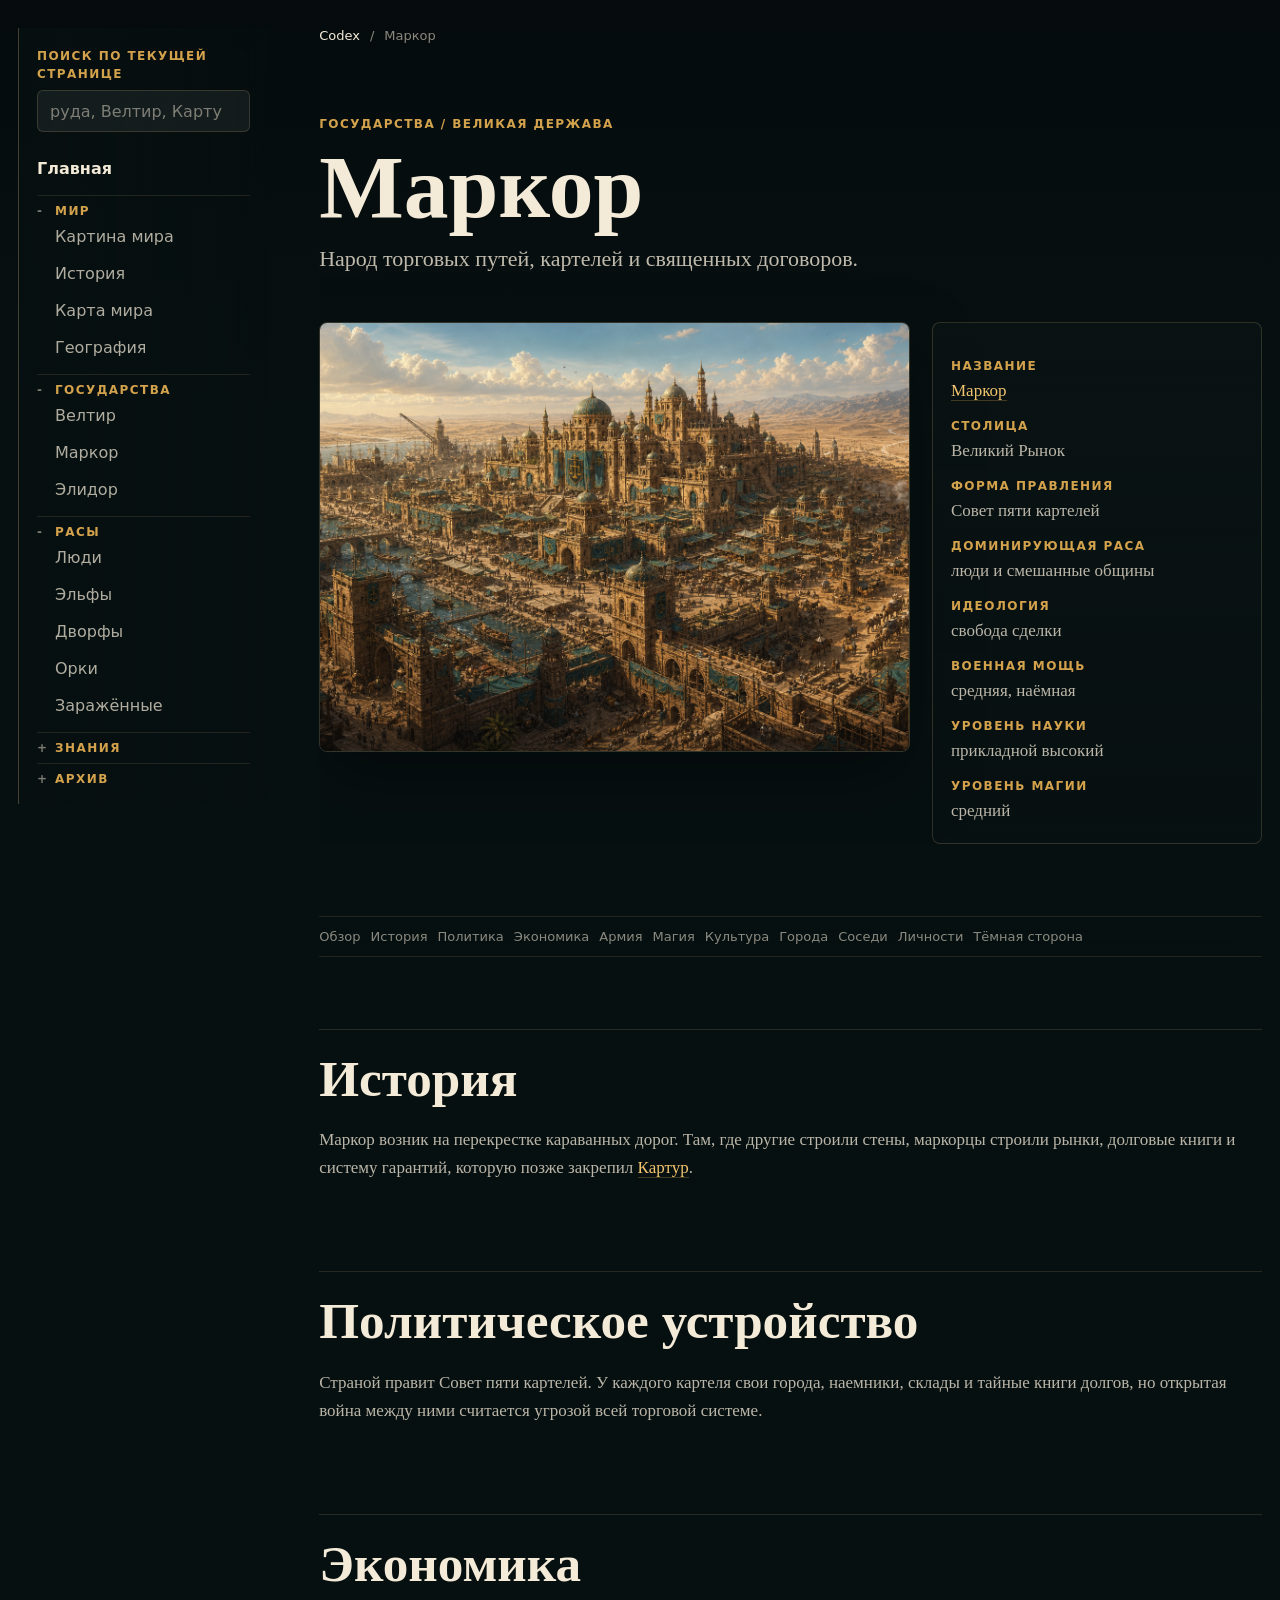
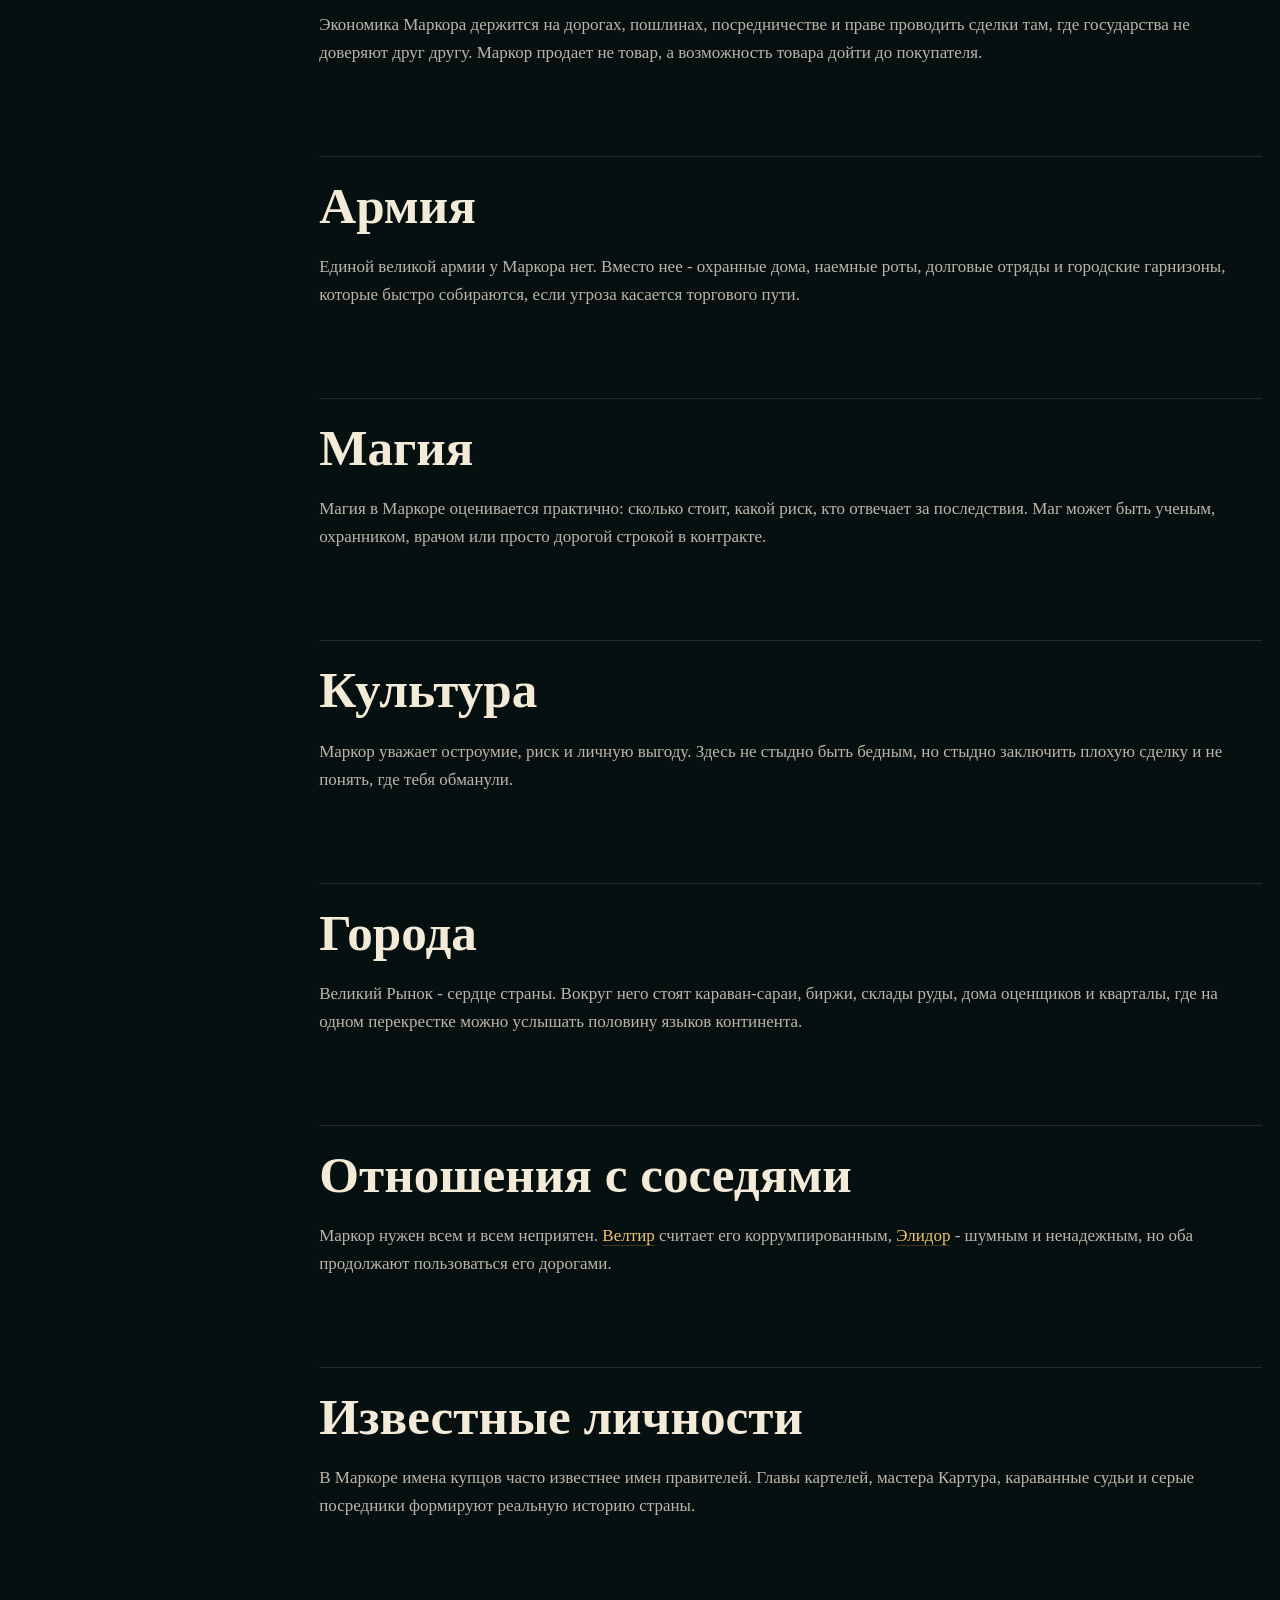
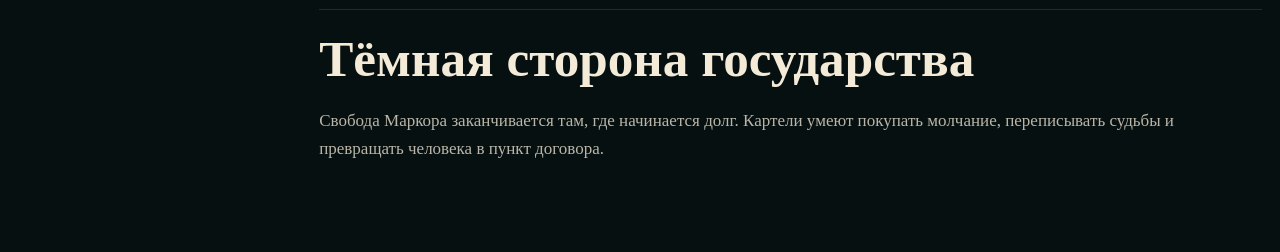
<file: state-markor.html>
﻿<!doctype html>
<html lang="ru">
  <head>
    <meta charset="utf-8" />
    <meta name="viewport" content="width=device-width, initial-scale=1" />
    <title>Маркор | Основание мира</title>
    <link rel="stylesheet" href="styles.css?v=11" />
  </head>
  <body class="article-page">
    <main class="page-layout article-layout">
      <aside class="sidebar" aria-label="Дерево Codex">
  <label class="search-label" for="wikiSearch">Поиск по текущей странице</label>
  <input id="wikiSearch" class="search" type="search" placeholder="руда, Велтир, Картур..." />
  <nav class="side-nav codex-tree">
    <a class="codex-home" href="index.html#top">Главная</a>
    <details open>
      <summary>Мир</summary>
      <a href="index.html#world">Картина мира</a>
      <a href="history.html">История</a>
      <a href="map.html">Карта мира</a>
      <a href="index.html#geography">География</a>
    </details>
    <details open>
      <summary>Государства</summary>
      <a href="state-veltir.html">Велтир</a>
      <a href="state-markor.html">Маркор</a>
      <a href="state-elidor.html">Элидор</a>
    </details>
    <details open>
      <summary>Расы</summary>
      <a href="race-human.html">Люди</a>
      <a href="race-elf.html">Эльфы</a>
      <a href="race-dwarf.html">Дворфы</a>
      <a href="race-orc.html">Орки</a><a href="race-infected.html">Заражённые</a>
    </details>
    <details>
      <summary>Знания</summary>
      <a href="magic.html">Магия</a>
      <a href="kharak.html">Язык Кхарак</a>
      <a href="kartur.html">Картур</a>
    </details>
    <details>
      <summary>Архив</summary>
      <a href="index.html#religion">Религия</a>
      <a href="index.html#tech">Технологии</a>
      <a href="index.html#rumors">Тайны мира</a>
    </details>
  </nav>
</aside>
      <article class="content codex-article searchable" data-search="Маркор Народ торговых путей, картелей и священных договоров. Государства / Великая держава">
        <nav class="breadcrumbs" aria-label="Хлебные крошки"><a href="index.html#top">Codex</a><span>/</span><span>Маркор</span></nav>
        <section class="article-hero section-block" id="overview">
          <div class="article-heading">
            <p class="kicker">Государства / Великая держава</p>
            <h1>Маркор</h1>
            <p class="article-subtitle">Народ торговых путей, картелей и священных договоров.</p>
          </div>
          <img src="assets/capital-markor.png?v=4" alt="Маркор" />
          <aside class='article-facts codex-infobox' aria-label='Сводка'><dl><div><dt>Название</dt><dd>Маркор</dd></div><div><dt>Столица</dt><dd>Великий Рынок</dd></div><div><dt>Форма правления</dt><dd>Совет пяти картелей</dd></div><div><dt>Доминирующая раса</dt><dd>люди и смешанные общины</dd></div><div><dt>Идеология</dt><dd>свобода сделки</dd></div><div><dt>Военная мощь</dt><dd>средняя, наёмная</dd></div><div><dt>Уровень науки</dt><dd>прикладной высокий</dd></div><div><dt>Уровень магии</dt><dd>средний</dd></div></dl></aside>
        </section>
        <nav class='article-toc' aria-label='Содержание статьи'><a href="#overview">Обзор</a><a href="#history">История</a><a href="#politics">Политика</a><a href="#economy">Экономика</a><a href="#army">Армия</a><a href="#magic">Магия</a><a href="#culture">Культура</a><a href="#cities">Города</a><a href="#relations">Соседи</a><a href="#figures">Личности</a><a href="#shadow">Тёмная сторона</a></nav><section class='section-block codex-section' id='history'><h2>История</h2><p>Маркор возник на перекрестке караванных дорог. Там, где другие строили стены, маркорцы строили рынки, долговые книги и систему гарантий, которую позже закрепил Картур.</p></section><section class='section-block codex-section' id='politics'><h2>Политическое устройство</h2><p>Страной правит Совет пяти картелей. У каждого картеля свои города, наемники, склады и тайные книги долгов, но открытая война между ними считается угрозой всей торговой системе.</p></section><section class='section-block codex-section' id='economy'><h2>Экономика</h2><p>Экономика Маркора держится на дорогах, пошлинах, посредничестве и праве проводить сделки там, где государства не доверяют друг другу. Маркор продает не товар, а возможность товара дойти до покупателя.</p></section><section class='section-block codex-section' id='army'><h2>Армия</h2><p>Единой великой армии у Маркора нет. Вместо нее - охранные дома, наемные роты, долговые отряды и городские гарнизоны, которые быстро собираются, если угроза касается торгового пути.</p></section><section class='section-block codex-section' id='magic'><h2>Магия</h2><p>Магия в Маркоре оценивается практично: сколько стоит, какой риск, кто отвечает за последствия. Маг может быть ученым, охранником, врачом или просто дорогой строкой в контракте.</p></section><section class='section-block codex-section' id='culture'><h2>Культура</h2><p>Маркор уважает остроумие, риск и личную выгоду. Здесь не стыдно быть бедным, но стыдно заключить плохую сделку и не понять, где тебя обманули.</p></section><section class='section-block codex-section' id='cities'><h2>Города</h2><p>Великий Рынок - сердце страны. Вокруг него стоят караван-сараи, биржи, склады руды, дома оценщиков и кварталы, где на одном перекрестке можно услышать половину языков континента.</p></section><section class='section-block codex-section' id='relations'><h2>Отношения с соседями</h2><p>Маркор нужен всем и всем неприятен. Велтир считает его коррумпированным, Элидор - шумным и ненадежным, но оба продолжают пользоваться его дорогами.</p></section><section class='section-block codex-section' id='figures'><h2>Известные личности</h2><p>В Маркоре имена купцов часто известнее имен правителей. Главы картелей, мастера Картура, караванные судьи и серые посредники формируют реальную историю страны.</p></section><section class='section-block codex-section' id='shadow'><h2>Тёмная сторона государства</h2><p>Свобода Маркора заканчивается там, где начинается долг. Картели умеют покупать молчание, переписывать судьбы и превращать человека в пункт договора.</p></section></article>
    </main>
    <a class="back-top" href="#top" aria-label="Наверх">↑</a>
    <script src="script.js?v=11"></script>
  </body>
</html>
</file>
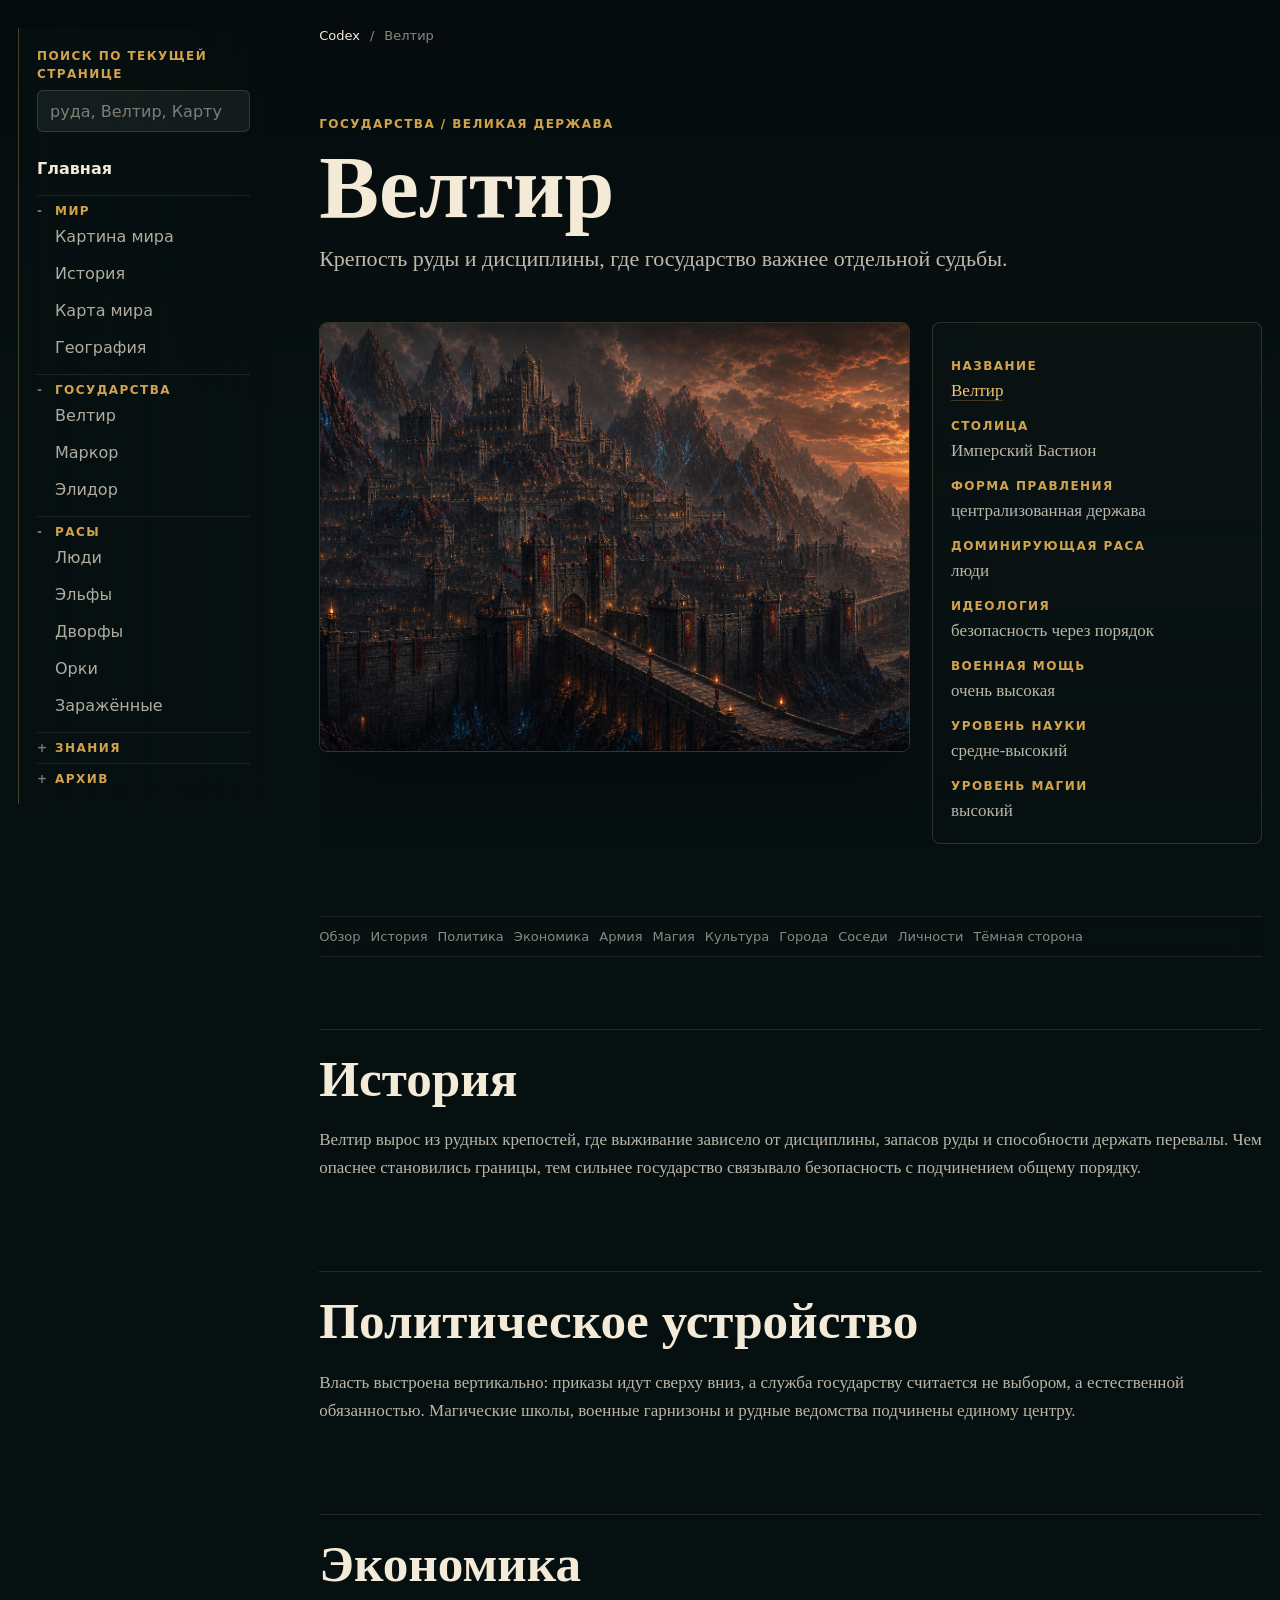
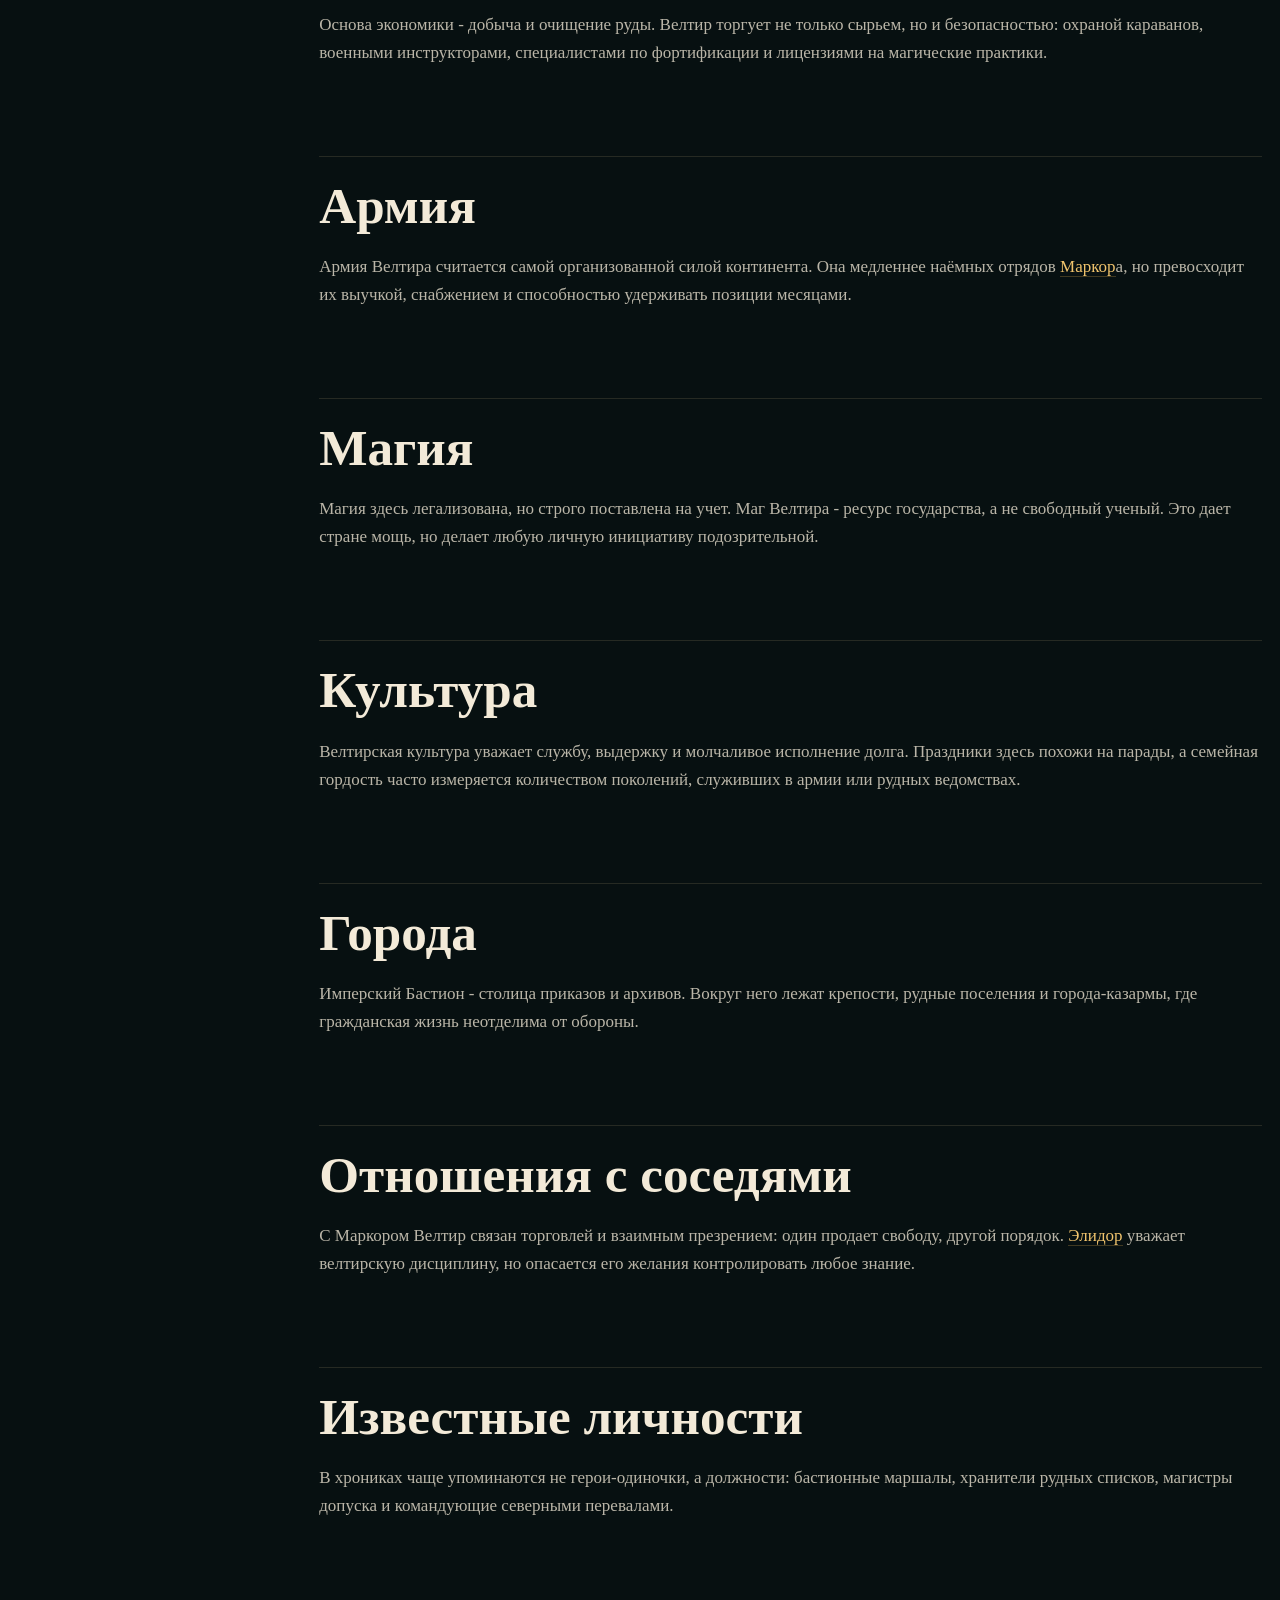
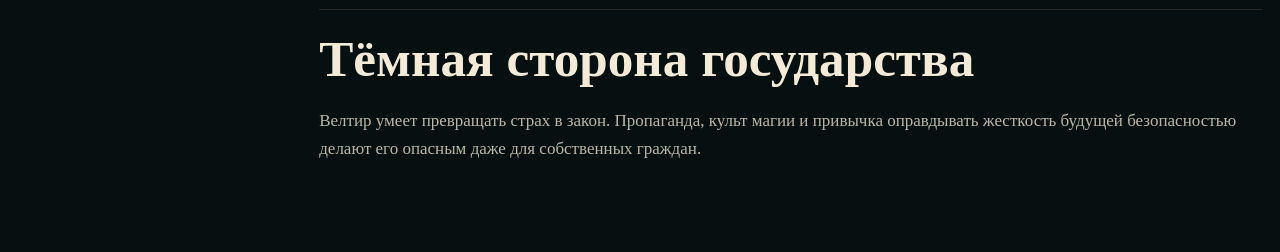
<file: state-veltir.html>
﻿<!doctype html>
<html lang="ru">
  <head>
    <meta charset="utf-8" />
    <meta name="viewport" content="width=device-width, initial-scale=1" />
    <title>Велтир | Основание мира</title>
    <link rel="stylesheet" href="styles.css?v=11" />
  </head>
  <body class="article-page">
    <main class="page-layout article-layout">
      <aside class="sidebar" aria-label="Дерево Codex">
  <label class="search-label" for="wikiSearch">Поиск по текущей странице</label>
  <input id="wikiSearch" class="search" type="search" placeholder="руда, Велтир, Картур..." />
  <nav class="side-nav codex-tree">
    <a class="codex-home" href="index.html#top">Главная</a>
    <details open>
      <summary>Мир</summary>
      <a href="index.html#world">Картина мира</a>
      <a href="history.html">История</a>
      <a href="map.html">Карта мира</a>
      <a href="index.html#geography">География</a>
    </details>
    <details open>
      <summary>Государства</summary>
      <a href="state-veltir.html">Велтир</a>
      <a href="state-markor.html">Маркор</a>
      <a href="state-elidor.html">Элидор</a>
    </details>
    <details open>
      <summary>Расы</summary>
      <a href="race-human.html">Люди</a>
      <a href="race-elf.html">Эльфы</a>
      <a href="race-dwarf.html">Дворфы</a>
      <a href="race-orc.html">Орки</a><a href="race-infected.html">Заражённые</a>
    </details>
    <details>
      <summary>Знания</summary>
      <a href="magic.html">Магия</a>
      <a href="kharak.html">Язык Кхарак</a>
      <a href="kartur.html">Картур</a>
    </details>
    <details>
      <summary>Архив</summary>
      <a href="index.html#religion">Религия</a>
      <a href="index.html#tech">Технологии</a>
      <a href="index.html#rumors">Тайны мира</a>
    </details>
  </nav>
</aside>
      <article class="content codex-article searchable" data-search="Велтир Крепость руды и дисциплины, где государство важнее отдельной судьбы. Государства / Великая держава">
        <nav class="breadcrumbs" aria-label="Хлебные крошки"><a href="index.html#top">Codex</a><span>/</span><span>Велтир</span></nav>
        <section class="article-hero section-block" id="overview">
          <div class="article-heading">
            <p class="kicker">Государства / Великая держава</p>
            <h1>Велтир</h1>
            <p class="article-subtitle">Крепость руды и дисциплины, где государство важнее отдельной судьбы.</p>
          </div>
          <img src="assets/capital-veltir.png?v=4" alt="Велтир" />
          <aside class='article-facts codex-infobox' aria-label='Сводка'><dl><div><dt>Название</dt><dd>Велтир</dd></div><div><dt>Столица</dt><dd>Имперский Бастион</dd></div><div><dt>Форма правления</dt><dd>централизованная держава</dd></div><div><dt>Доминирующая раса</dt><dd>люди</dd></div><div><dt>Идеология</dt><dd>безопасность через порядок</dd></div><div><dt>Военная мощь</dt><dd>очень высокая</dd></div><div><dt>Уровень науки</dt><dd>средне-высокий</dd></div><div><dt>Уровень магии</dt><dd>высокий</dd></div></dl></aside>
        </section>
        <nav class='article-toc' aria-label='Содержание статьи'><a href="#overview">Обзор</a><a href="#history">История</a><a href="#politics">Политика</a><a href="#economy">Экономика</a><a href="#army">Армия</a><a href="#magic">Магия</a><a href="#culture">Культура</a><a href="#cities">Города</a><a href="#relations">Соседи</a><a href="#figures">Личности</a><a href="#shadow">Тёмная сторона</a></nav><section class='section-block codex-section' id='history'><h2>История</h2><p>Велтир вырос из рудных крепостей, где выживание зависело от дисциплины, запасов руды и способности держать перевалы. Чем опаснее становились границы, тем сильнее государство связывало безопасность с подчинением общему порядку.</p></section><section class='section-block codex-section' id='politics'><h2>Политическое устройство</h2><p>Власть выстроена вертикально: приказы идут сверху вниз, а служба государству считается не выбором, а естественной обязанностью. Магические школы, военные гарнизоны и рудные ведомства подчинены единому центру.</p></section><section class='section-block codex-section' id='economy'><h2>Экономика</h2><p>Основа экономики - добыча и очищение руды. Велтир торгует не только сырьем, но и безопасностью: охраной караванов, военными инструкторами, специалистами по фортификации и лицензиями на магические практики.</p></section><section class='section-block codex-section' id='army'><h2>Армия</h2><p>Армия Велтира считается самой организованной силой континента. Она медленнее наёмных отрядов Маркора, но превосходит их выучкой, снабжением и способностью удерживать позиции месяцами.</p></section><section class='section-block codex-section' id='magic'><h2>Магия</h2><p>Магия здесь легализована, но строго поставлена на учет. Маг Велтира - ресурс государства, а не свободный ученый. Это дает стране мощь, но делает любую личную инициативу подозрительной.</p></section><section class='section-block codex-section' id='culture'><h2>Культура</h2><p>Велтирская культура уважает службу, выдержку и молчаливое исполнение долга. Праздники здесь похожи на парады, а семейная гордость часто измеряется количеством поколений, служивших в армии или рудных ведомствах.</p></section><section class='section-block codex-section' id='cities'><h2>Города</h2><p>Имперский Бастион - столица приказов и архивов. Вокруг него лежат крепости, рудные поселения и города-казармы, где гражданская жизнь неотделима от обороны.</p></section><section class='section-block codex-section' id='relations'><h2>Отношения с соседями</h2><p>С Маркором Велтир связан торговлей и взаимным презрением: один продает свободу, другой порядок. Элидор уважает велтирскую дисциплину, но опасается его желания контролировать любое знание.</p></section><section class='section-block codex-section' id='figures'><h2>Известные личности</h2><p>В хрониках чаще упоминаются не герои-одиночки, а должности: бастионные маршалы, хранители рудных списков, магистры допуска и командующие северными перевалами.</p></section><section class='section-block codex-section' id='shadow'><h2>Тёмная сторона государства</h2><p>Велтир умеет превращать страх в закон. Пропаганда, культ магии и привычка оправдывать жесткость будущей безопасностью делают его опасным даже для собственных граждан.</p></section></article>
    </main>
    <a class="back-top" href="#top" aria-label="Наверх">↑</a>
    <script src="script.js?v=11"></script>
  </body>
</html>
</file>
<file: styles.css>
﻿:root {
  --bg: #071011;
  --panel: rgba(12, 20, 21, 0.78);
  --panel-strong: rgba(18, 28, 29, 0.94);
  --ink: #f3ead8;
  --muted: #a9afa8;
  --line: rgba(226, 196, 139, 0.18);
  --gold: #d3a24c;
  --blue: #5fb7c8;
  --red: #9f3f35;
  --green: #3d7a65;
}

* { box-sizing: border-box; }

html { scroll-behavior: smooth; }

body {
  margin: 0;
  color: var(--ink);
  background:
    radial-gradient(circle at 80% 0%, rgba(95, 183, 200, 0.12), transparent 32%),
    radial-gradient(circle at 12% 20%, rgba(211, 162, 76, 0.12), transparent 28%),
    var(--bg);
  font-family: Georgia, "Times New Roman", serif;
}

a { color: inherit; text-decoration: none; }
button, input { font: inherit; }

.map-hero {
  min-height: 100vh;
  padding: 18px clamp(14px, 2vw, 28px) 28px;
  background: #050b0c;
  position: relative;
}

.topbar {
  position: absolute;
  inset: 18px clamp(14px, 2vw, 28px) auto;
  z-index: 20;
  display: flex;
  align-items: center;
  justify-content: space-between;
  gap: 20px;
  pointer-events: none;
}

.brand,
.topbar-actions {
  pointer-events: auto;
  display: flex;
  align-items: center;
  gap: 12px;
  font-family: system-ui, sans-serif;
}

.brand {
  font-weight: 850;
  text-shadow: 0 2px 12px #000;
}

.brand-mark {
  width: 30px;
  height: 30px;
  border-radius: 50%;
  background: radial-gradient(circle at 35% 35%, #f6df9f 0 16%, #52c6d4 17% 32%, #132326 33% 100%);
  box-shadow: 0 0 24px rgba(82, 198, 212, 0.65);
}

.topbar-actions {
  padding: 10px 12px;
  border: 1px solid rgba(255, 255, 255, 0.08);
  border-radius: 999px;
  background: rgba(0, 0, 0, 0.24);
  backdrop-filter: blur(14px);
  font-size: 14px;
}

.atlas-top {
  min-height: auto;
  padding-top: 58px;
}

.plain-map {
  display: block;
  width: 100%;
  height: auto;
  border-radius: 8px;
  border: 1px solid rgba(226, 196, 139, 0.22);
  box-shadow: inset 0 0 90px rgba(0, 0, 0, 0.75);
}

.page-layout {
  display: grid;
  grid-template-columns: 250px minmax(0, 1fr);
  gap: clamp(24px, 4vw, 70px);
  width: min(1500px, calc(100% - 36px));
  margin: 0 auto;
  padding: 48px 0 72px;
}

.sidebar {
  position: sticky;
  top: 18px;
  align-self: start;
  padding: 18px;
  border-left: 1px solid rgba(226, 196, 139, 0.28);
  background: linear-gradient(90deg, rgba(7, 16, 17, 0.88), rgba(7, 16, 17, 0.34));
  backdrop-filter: blur(12px);
  z-index: 10;
}

.search-label,
.kicker,
.faction-name,
dt {
  color: var(--gold);
  font-family: system-ui, sans-serif;
  font-size: 12px;
  font-weight: 850;
  letter-spacing: 0.12em;
  text-transform: uppercase;
}

.search {
  width: 100%;
  height: 42px;
  margin: 8px 0 18px;
  padding: 0 12px;
  border: 1px solid rgba(226, 196, 139, 0.18);
  border-radius: 6px;
  background: rgba(255, 255, 255, 0.06);
  color: var(--ink);
  font-family: system-ui, sans-serif;
}

.search::placeholder { color: rgba(243, 234, 216, 0.48); }

.side-nav {
  display: grid;
  gap: 4px;
  font-family: system-ui, sans-serif;
}

.codex-tree {
  gap: 8px;
}

.codex-tree details {
  border-top: 1px solid rgba(226, 196, 139, 0.12);
  padding-top: 8px;
}

.codex-tree summary {
  cursor: pointer;
  color: var(--gold);
  font-size: 12px;
  font-weight: 850;
  letter-spacing: 0.12em;
  list-style: none;
  text-transform: uppercase;
}

.codex-tree summary::-webkit-details-marker { display: none; }

.codex-tree summary::before {
  content: "+";
  display: inline-block;
  width: 18px;
  color: rgba(243, 234, 216, 0.5);
}

.codex-tree details[open] summary::before { content: "-"; }

.codex-tree a {
  display: block;
  margin-left: 18px;
}

.codex-tree .codex-home {
  margin-left: 0;
  color: var(--ink);
  font-weight: 750;
}

.codex-link {
  color: #f1c46d;
  border-bottom: 1px solid rgba(211, 162, 76, 0.38);
}

.side-nav a {
  padding: 9px 0;
  color: rgba(243, 234, 216, 0.72);
}

.side-nav a:hover,
.side-nav a.active {
  color: var(--ink);
}

.content {
  display: grid;
  gap: 72px;
  min-width: 0;
}

.section-block {
  scroll-margin-top: 24px;
  min-width: 0;
  overflow: hidden;
}

.section-block.is-hidden {
  display: none;
}

h2, h3, p { margin-top: 0; }

h2 {
  margin-bottom: 22px;
  font-size: clamp(38px, 5vw, 76px);
  line-height: 0.98;
  letter-spacing: 0;
}

h3 {
  margin-bottom: 10px;
  font-size: 26px;
  line-height: 1.1;
}

p, dd {
  color: rgba(243, 234, 216, 0.76);
  font-size: 17px;
  line-height: 1.65;
}

.lead-grid,
.split {
  display: grid;
  grid-template-columns: repeat(3, minmax(0, 1fr));
  gap: 18px;
}

.split { grid-template-columns: minmax(0, 1.1fr) minmax(280px, 0.9fr); }

.lead-grid article,
.rules-list article,
.note-panel,
.roots-grid span {
  border-top: 1px solid var(--line);
  padding-top: 16px;
}

.h-scroll {
  display: grid;
  grid-auto-flow: column;
  grid-auto-columns: 100%;
  gap: 18px;
  overflow-x: auto;
  overscroll-behavior-inline: contain;
  scroll-snap-type: x mandatory;
  padding: 0 0 16px;
  cursor: grab;
  user-select: none;
}

.h-scroll.is-dragging {
  cursor: grabbing;
  scroll-snap-type: none;
}

.scroll-frame {
  position: relative;
  min-width: 0;
}

.scroll-arrow {
  width: 28px;
  height: calc(100% - 22px);
  min-height: 260px;
  border: 0;
  border-radius: 8px;
  background: linear-gradient(180deg, rgba(211, 162, 76, 0.2), rgba(211, 162, 76, 0.72), rgba(211, 162, 76, 0.2));
  cursor: pointer;
  position: absolute;
  top: 0;
  z-index: 5;
  opacity: 0.72;
}

.scroll-arrow:hover {
  opacity: 1;
}

.scroll-arrow::before {
  content: "";
  width: 12px;
  height: 12px;
  border-top: 3px solid #fff1cc;
  border-left: 3px solid #fff1cc;
  position: absolute;
  top: 50%;
  left: 50%;
}

.scroll-arrow-left {
  left: -14px;
}

.scroll-arrow-left::before {
  transform: translate(-35%, -50%) rotate(-45deg);
}

.scroll-arrow-right {
  right: -14px;
}

.scroll-arrow-right::before {
  transform: translate(-65%, -50%) rotate(135deg);
}

.h-scroll::-webkit-scrollbar { height: 10px; }
.h-scroll::-webkit-scrollbar-track { background: rgba(255,255,255,.06); border-radius: 999px; }
.h-scroll::-webkit-scrollbar-thumb { background: rgba(211,162,76,.55); border-radius: 999px; }

.faction-slide {
  min-height: 560px;
  scroll-snap-align: start;
  border: 1px solid var(--line);
  border-radius: 8px;
  overflow: hidden;
  background: var(--panel);
  display: grid;
  grid-template-rows: minmax(320px, 1fr) auto;
}

.faction-slide img {
  width: 100%;
  height: 100%;
  min-height: 320px;
  object-fit: fill;
}

.slide-copy {
  padding: 24px;
}

dl {
  display: grid;
  grid-template-columns: repeat(2, minmax(0, 1fr));
  gap: 14px;
  margin: 18px 0 0;
}

dd { margin: 4px 0 0; }

.roots-grid {
  display: grid;
  grid-template-columns: repeat(2, minmax(0, 1fr));
  gap: 12px;
}

.roots-grid span {
  color: rgba(243, 234, 216, 0.74);
  font-family: system-ui, sans-serif;
}

.roots-grid b {
  display: inline-block;
  min-width: 42px;
  color: var(--gold);
}

.rules-list,
.timeline {
  display: grid;
  gap: 18px;
}

.warning { color: #e1a098; font-weight: 700; }

.timeline article {
  padding-left: 24px;
  border-left: 2px solid rgba(211, 162, 76, 0.38);
}

.timeline span {
  color: var(--gold);
  font-family: system-ui, sans-serif;
  font-size: 13px;
  font-weight: 850;
}

.race-strip {
  grid-auto-columns: 100%;
}

.race-strip article {
  min-height: 620px;
  scroll-snap-align: start;
  border: 1px solid var(--line);
  border-radius: 8px;
  background:
    linear-gradient(90deg, rgba(6, 12, 13, 0.04), rgba(6, 12, 13, 0.22)),
    var(--race-image) center / 100% 100% no-repeat,
    rgba(10, 16, 17, 0.92);
  overflow: hidden;
  position: relative;
}

.race-strip article::after {
  content: "";
  position: absolute;
  inset: 0;
  background:
    linear-gradient(90deg, transparent 0 50%, rgba(7, 16, 17, 0.32) 60%, rgba(7, 16, 17, 0.86) 100%),
    linear-gradient(0deg, rgba(0,0,0,.42), transparent 48%, rgba(0,0,0,.2));
  pointer-events: none;
}

.race-strip div {
  width: min(44%, 520px);
  min-height: 620px;
  margin-left: auto;
  padding: clamp(28px, 5vw, 54px);
  display: flex;
  flex-direction: column;
  justify-content: center;
  position: relative;
  z-index: 2;
  text-shadow: 0 2px 8px #000, 0 0 1px #000;
}

.footer {
  width: min(1500px, calc(100% - 36px));
  margin: 0 auto 34px;
  display: flex;
  justify-content: space-between;
  color: rgba(243, 234, 216, 0.52);
  font-family: system-ui, sans-serif;
}

@media (max-width: 980px) {
  .atlas-top {
    min-height: auto;
  }

  .topbar-actions,
  .unused {
    display: none;
  }

  .page-layout {
    grid-template-columns: 1fr;
    padding-top: 28px;
  }

  .sidebar {
    position: relative;
    top: auto;
    border-left: 0;
    border-top: 1px solid rgba(226, 196, 139, 0.28);
  }

  .side-nav {
    grid-template-columns: repeat(3, minmax(0, 1fr));
  }

  .lead-grid,
  .split {
    grid-template-columns: 1fr;
  }
}

@media (max-width: 560px) {
  .map-hero {
    padding: 12px;
  }

  .atlas-top {
    height: 70vh;
    min-height: 440px;
    padding-top: 48px;
  }

  .page-layout {
    width: min(100% - 24px, 1500px);
  }

  .side-nav {
    grid-template-columns: repeat(2, minmax(0, 1fr));
  }

  h2 {
    font-size: 38px;
  }

  .faction-slide {
    min-height: auto;
  }

  .race-strip article {
    min-height: 520px;
    background-size: cover;
    background-position: center;
  }

  .race-strip div {
    width: 100%;
    min-height: 520px;
    justify-content: end;
    background: linear-gradient(0deg, rgba(7, 16, 17, 0.86), transparent 68%);
  }

  .scroll-arrow {
    width: 18px;
    min-height: 220px;
  }

  dl {
    grid-template-columns: 1fr;
  }
}

.article-page {
  background:
    linear-gradient(180deg, rgba(5, 11, 12, 0.95), rgba(7, 16, 17, 1) 420px),
    var(--bg);
}
.article-layout {
  padding-top: 28px;
}

.breadcrumbs,
.article-toc {
  display: flex;
  flex-wrap: wrap;
  gap: 10px;
  align-items: center;
  color: rgba(243, 234, 216, 0.56);
  font-family: system-ui, sans-serif;
  font-size: 13px;
}

.breadcrumbs a,
.article-toc a:hover {
  color: var(--ink);
}

.article-hero {
  display: grid;
  grid-template-columns: minmax(0, 1fr) 330px;
  gap: 22px;
  align-items: start;
}

.article-heading {
  grid-column: 1 / -1;
}

.article-heading h1 {
  margin: 0 0 14px;
  font-size: clamp(54px, 7vw, 112px);
  line-height: 0.9;
  letter-spacing: 0;
}

.article-subtitle {
  max-width: 760px;
  font-size: 22px;
  color: rgba(243, 234, 216, 0.78);
}

.article-hero img {
  width: 100%;
  min-height: 430px;
  max-height: 680px;
  object-fit: cover;
  border: 1px solid rgba(226, 196, 139, 0.2);
  border-radius: 8px;
  box-shadow: 0 28px 70px rgba(0, 0, 0, 0.38);
}

.article-facts {
  position: sticky;
  top: 18px;
  border-top: 1px solid rgba(226, 196, 139, 0.34);
  padding: 18px 0 0;
  background: linear-gradient(180deg, rgba(12, 20, 21, 0.64), rgba(12, 20, 21, 0.16));
}

.article-facts dl {
  grid-template-columns: 1fr;
}

.article-toc {
  position: sticky;
  top: 18px;
  z-index: 8;
  padding: 12px 0;
  border-top: 1px solid rgba(226, 196, 139, 0.12);
  border-bottom: 1px solid rgba(226, 196, 139, 0.12);
  background: rgba(7, 16, 17, 0.88);
  backdrop-filter: blur(12px);
}

.codex-article h2 {
  font-size: clamp(34px, 4vw, 58px);
}

.root-codex {
  margin-top: 12px;
}

.back-top {
  position: fixed;
  right: 22px;
  bottom: 22px;
  width: 42px;
  height: 42px;
  display: grid;
  place-items: center;
  border: 1px solid rgba(226, 196, 139, 0.28);
  border-radius: 50%;
  background: rgba(7, 16, 17, 0.84);
  color: var(--ink);
  font-family: system-ui, sans-serif;
  opacity: 0;
  pointer-events: none;
  transform: translateY(10px);
  transition: opacity .2s ease, transform .2s ease;
}

.back-top.is-visible {
  opacity: 1;
  pointer-events: auto;
  transform: translateY(0);
}

@media (max-width: 980px) {
  .article-hero {
    grid-template-columns: 1fr;
  }

  .article-facts,
  .article-toc {
    position: relative;
    top: auto;
  }
}

.codex-section {
  border-top: 1px solid rgba(226, 196, 139, 0.14);
  padding-top: 24px;
}

.codex-infobox {
  padding: 18px;
  border: 1px solid rgba(226, 196, 139, 0.18);
  border-radius: 8px;
}

.read-more {
  display: inline-flex;
  width: fit-content;
  margin-top: 14px;
  padding: 9px 12px;
  border: 1px solid rgba(226, 196, 139, 0.28);
  border-radius: 6px;
  color: var(--ink);
  font-family: system-ui, sans-serif;
  font-size: 13px;
  font-weight: 800;
  background: rgba(211, 162, 76, 0.08);
}

.read-more:hover {
  background: rgba(211, 162, 76, 0.16);
}

.dictionary-grid {
  display: grid;
  grid-template-columns: repeat(2, minmax(0, 1fr));
  gap: 18px;
}

.root-card {
  padding: 18px;
  border: 1px solid rgba(226, 196, 139, 0.16);
  border-radius: 8px;
  background: linear-gradient(180deg, rgba(12, 20, 21, 0.7), rgba(12, 20, 21, 0.28));
}

.root-card h3 {
  font-size: 24px;
}

.era-timeline {
  display: grid;
  grid-template-columns: repeat(5, minmax(0, 1fr));
  gap: 10px;
  margin-bottom: 18px;
}

.era-step {
  min-height: 74px;
  border: 1px solid rgba(226, 196, 139, 0.16);
  border-radius: 8px;
  color: rgba(243, 234, 216, 0.72);
  background: rgba(255, 255, 255, 0.04);
  cursor: pointer;
  font-family: system-ui, sans-serif;
  font-size: 13px;
  font-weight: 800;
}

.era-step:hover,
.era-step.is-active {
  color: var(--ink);
  border-color: rgba(211, 162, 76, 0.44);
  background: rgba(211, 162, 76, 0.1);
}

.era-panel {
  display: none;
  padding: 22px;
  border: 1px solid rgba(226, 196, 139, 0.16);
  border-radius: 8px;
  background: rgba(12, 20, 21, 0.58);
}

.era-panel.is-active {
  display: block;
}

.map-interactive {
  position: relative;
}

.map-zone {
  position: absolute;
  display: grid;
  place-items: center;
  border: 1px solid transparent;
  border-radius: 12px;
  color: transparent;
  transition: background .18s ease, border-color .18s ease, color .18s ease, box-shadow .18s ease;
}

.map-zone span {
  padding: 8px 12px;
  border-radius: 999px;
  background: rgba(7, 16, 17, 0.76);
  color: inherit;
  font-family: system-ui, sans-serif;
  font-size: 13px;
  font-weight: 850;
  letter-spacing: .08em;
  text-transform: uppercase;
}

.map-zone:hover,
.map-zone:focus-visible {
  color: var(--ink);
  border-color: rgba(226, 196, 139, 0.48);
  background: rgba(211, 162, 76, 0.08);
  box-shadow: inset 0 0 38px rgba(211, 162, 76, 0.12);
  outline: none;
}

.zone-markor { left: 6%; top: 7%; width: 38%; height: 44%; }
.zone-veltir { left: 55%; top: 8%; width: 39%; height: 42%; }
.zone-elidor { left: 36%; top: 58%; width: 38%; height: 31%; }

.auto-linked {
  color: #f1c46d;
  border-bottom: 1px solid rgba(211, 162, 76, 0.28);
}

@media (max-width: 760px) {
  .dictionary-grid,
  .era-timeline {
    grid-template-columns: 1fr;
  }

  .map-zone span {
    display: none;
  }
}

.codex-figure {
  margin: 18px 0 0;
  border: 1px solid rgba(226, 196, 139, 0.16);
  border-radius: 8px;
  overflow: hidden;
  background: rgba(12, 20, 21, 0.58);
}

.codex-figure img {
  display: block;
  width: 100%;
  height: auto;
}

.codex-figure figcaption {
  padding: 14px 16px;
  color: rgba(243, 234, 216, 0.68);
  font-family: system-ui, sans-serif;
  font-size: 14px;
  line-height: 1.55;
  border-top: 1px solid rgba(226, 196, 139, 0.12);
}

.relations-grid {
  display: grid;
  grid-template-columns: repeat(2, minmax(0, 1fr));
  gap: 16px;
  margin-top: 18px;
}

.relations-grid article {
  padding-top: 16px;
  border-top: 1px solid rgba(226, 196, 139, 0.16);
}

@media (max-width: 760px) {
  .relations-grid {
    grid-template-columns: 1fr;
  }
}

.era-panel {
  overflow: hidden;
}

.era-illustration {
  display: block;
  width: 100%;
  aspect-ratio: 16 / 9;
  object-fit: cover;
  border-bottom: 1px solid rgba(226, 196, 139, 0.14);
}

.era-copy {
  padding-top: 18px;
}

.era-copy p:last-child {
  margin-bottom: 0;
}
</file>
